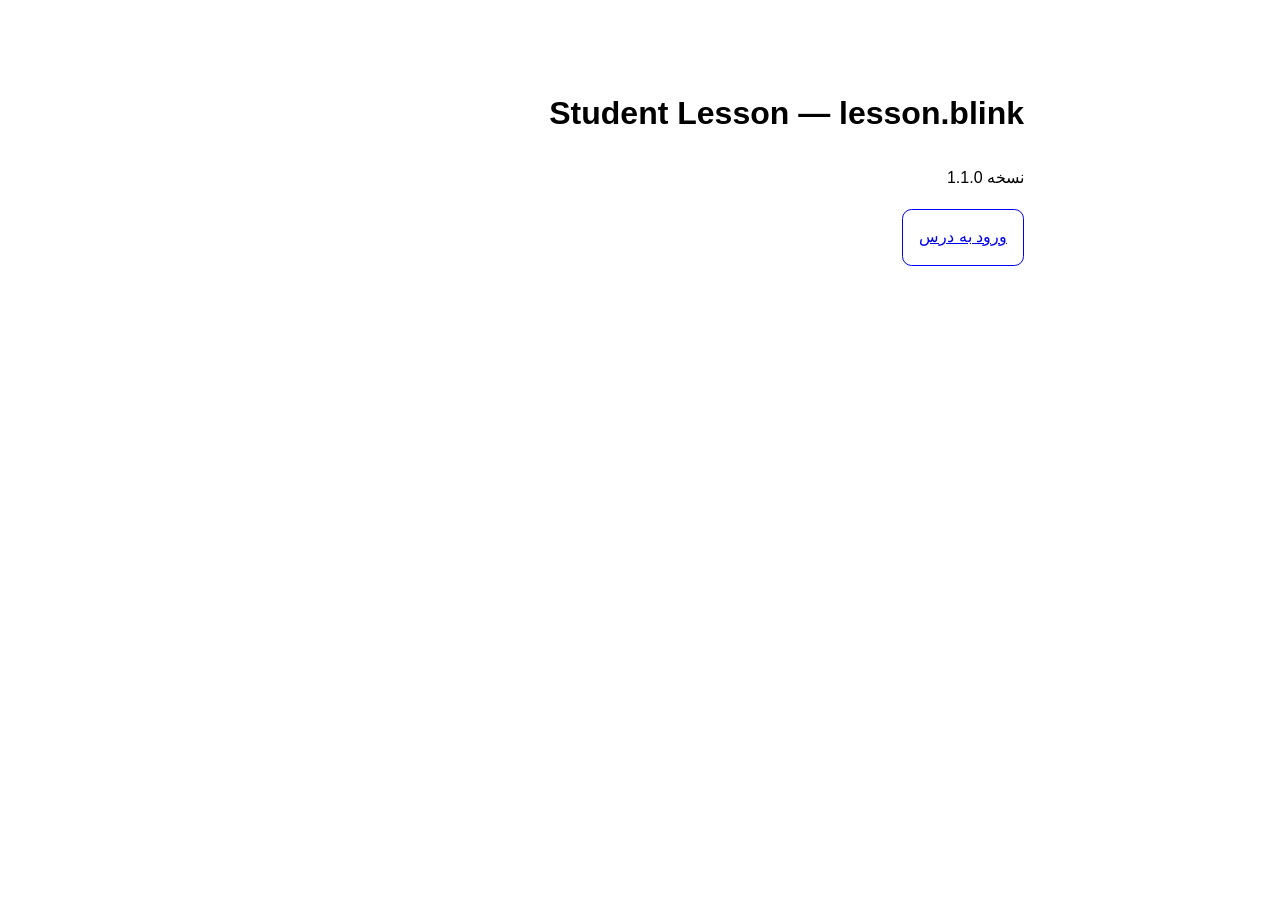
<file: index.html>
<!doctype html>
<html lang="fa" dir="rtl">
<head>
<meta charset="utf-8">
<meta name="viewport" content="width=device-width,initial-scale=1">
<meta name="theme-color" content="#273443">
<link rel="manifest" href="./manifest.webmanifest">
<title>Student Lesson — lesson.blink</title>
<style>body{font-family:sans-serif;max-width:48rem;margin:3rem auto;padding:1rem;line-height:1.8}a{display:inline-block;padding:.8rem 1rem;border:1px solid currentColor;border-radius:.6rem}</style>
</head>
<body>
<h1>Student Lesson — lesson.blink</h1>
<p>نسخه 1.1.0</p>
<a href="./lesson.blink--phase.preview.html">ورود به درس</a>
<script>
if ("serviceWorker" in navigator) {
  window.addEventListener("load", () => navigator.serviceWorker.register("./service-worker.js", {scope:"./"}));
}
</script>
</body>
</html>
</file>
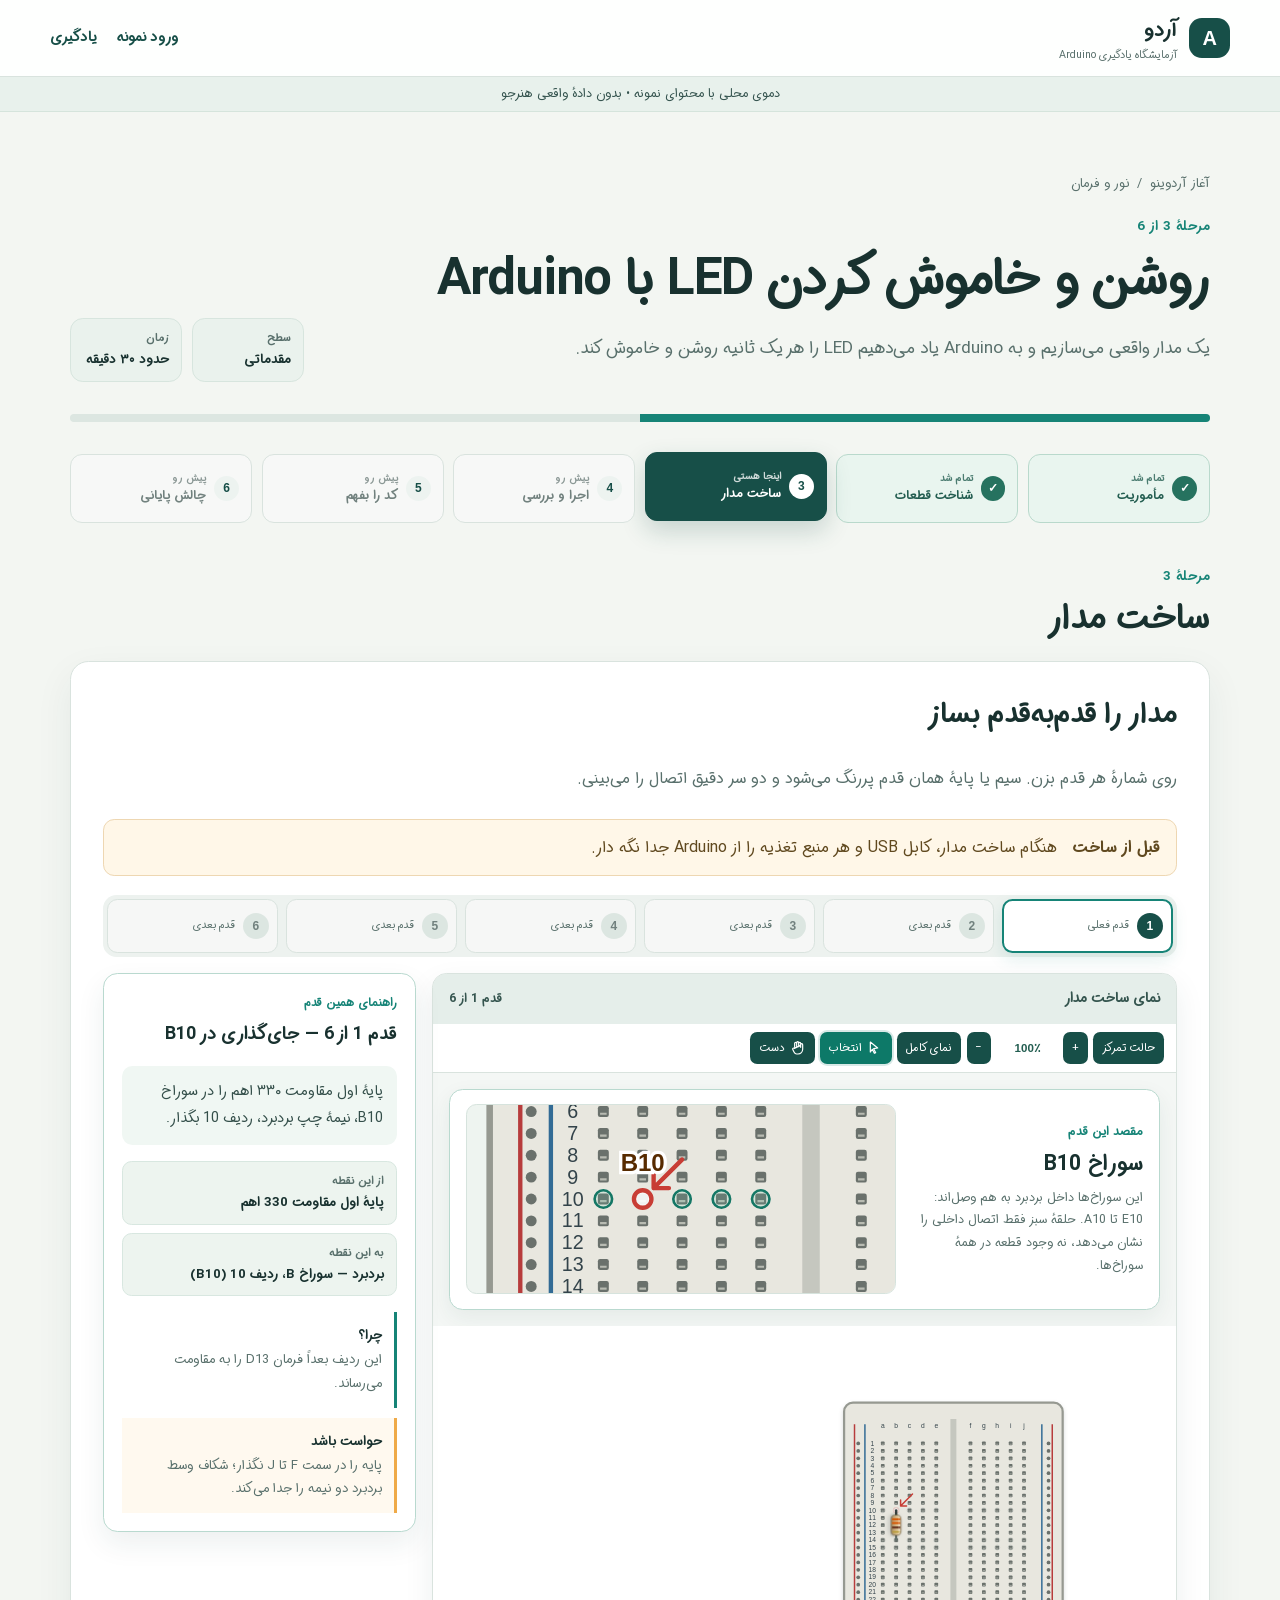
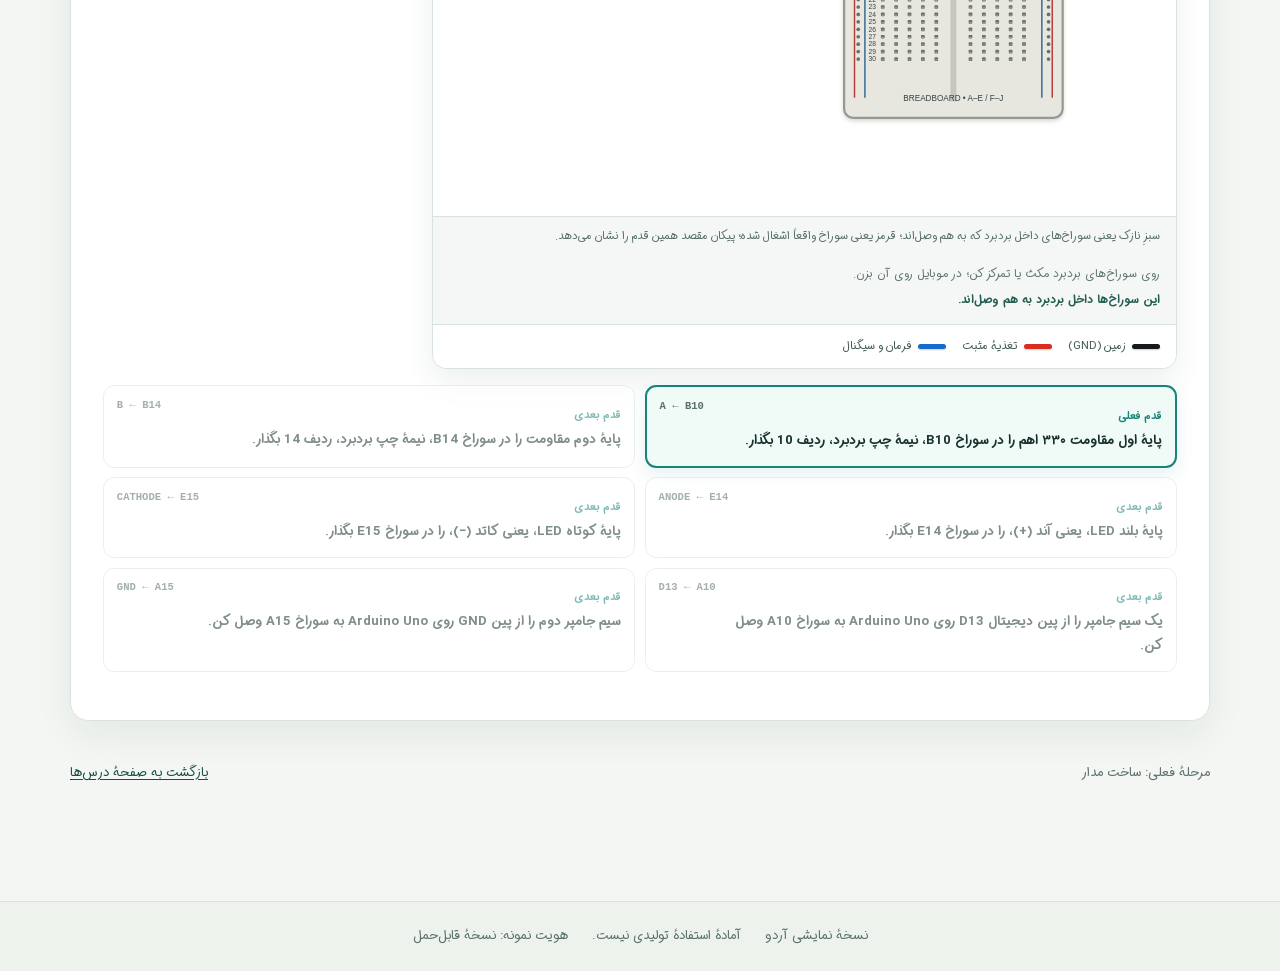
<file: lesson.blink--phase.build--step-1.html>
<!doctype html>
<html lang="fa" dir="rtl">
<head>
  <meta charset="utf-8">
  <meta name="viewport" content="width=device-width, initial-scale=1">
  <meta name="theme-color" content="#173f3a">
  <title>روشن و خاموش کردن LED با Arduino • آردو</title>
  <link rel="stylesheet" href="assets/foundation.css?v=component-terminal-inspector-v1">
  <script src="assets/copy-code.js" defer></script><script src="assets/circuit-interaction.js?v=component-terminal-inspector-v1" defer></script>
</head>
<body>
<a class="skip" href="#main">رفتن به محتوای اصلی</a>
<header class="site-header">
  <a class="brand" href="index.html" aria-label="آردو، صفحهٔ اصلی"><span class="brand-mark" aria-hidden="true">A</span><span>آردو<small>آزمایشگاه یادگیری Arduino</small></span></a>
  <nav aria-label="ناوبری اصلی"><a href="index.html">ورود نمونه</a>
  <a href="index.html">یادگیری</a>
  
  
  </nav>
</header>
<div class="fixture-notice">دموی محلی با محتوای نمونه • بدون دادهٔ واقعی هنرجو</div>
<main id="main" tabindex="-1">
<header class="lesson-head">
  <div class="breadcrumbs"><span>آغاز آردوینو</span><span aria-hidden="true">/</span><span>نور و فرمان</span></div>
  <div class="lesson-heading"><div><p class="eyebrow">مرحلهٔ 3 از 6</p><h1>روشن و خاموش کردن LED با Arduino</h1><p class="lead">یک مدار واقعی می‌سازیم و به Arduino یاد می‌دهیم LED را هر یک ثانیه روشن و خاموش کند.</p></div>
  <dl class="lesson-meta"><div><dt>سطح</dt><dd>مقدماتی</dd></div><div><dt>زمان</dt><dd>حدود ۳۰ دقیقه</dd></div></dl></div>
  <label class="sr-only" for="lesson-progress">پیشرفت مرحله‌های درس</label><progress id="lesson-progress" value="3" max="6">3 از 6</progress>
</header>
<nav class="phases" aria-label="مرحله‌های درس">
<a href="lesson.blink--phase.preview.html" class="state-complete"><span class="phase-number">✓</span><span><small>تمام شد</small>مأموریت</span></a><a href="lesson.blink--phase.explore.html" class="state-complete"><span class="phase-number">✓</span><span><small>تمام شد</small>شناخت قطعات</span></a><a href="lesson.blink--phase.build--step-1.html" class="state-current" aria-current="step"><span class="phase-number">3</span><span><small>اینجا هستی</small>ساخت مدار</span></a><a href="lesson.blink--phase.run.html" class="state-future"><span class="phase-number">4</span><span><small>پیش رو</small>اجرا و بررسی</span></a><a href="lesson.blink--phase.learn-to-code.html" class="state-future"><span class="phase-number">5</span><span><small>پیش رو</small>کد را بفهم</span></a><a href="lesson.blink--phase.mastery.html" class="state-future"><span class="phase-number">6</span><span><small>پیش رو</small>چالش پایانی</span></a>
</nav>
<section class="phase-shell" aria-labelledby="phase-title"><div class="phase-title"><p class="eyebrow">مرحلهٔ 3</p><h2 id="phase-title">ساخت مدار</h2></div>
<article class="lesson-block block-wiring" data-block-id="block.build" data-block-kind="wiring">
  <header class="block-head"><h3>مدار را قدم‌به‌قدم بساز</h3><p>روی شمارهٔ هر قدم بزن. سیم یا پایهٔ همان قدم پررنگ می‌شود و دو سر دقیق اتصال را می‌بینی.</p></header>
  
    <div class="safety-note"><strong>قبل از ساخت</strong><span>هنگام ساخت مدار، کابل USB و هر منبع تغذیه را از Arduino جدا نگه دار.</span></div>
    <nav class="build-nav" aria-label="قدم‌های ساخت"><a href="lesson.blink--phase.build--step-1.html#build-step" class="build-dot state-current" aria-current="step"><span>1</span><small>قدم فعلی</small></a><a href="lesson.blink--phase.build--step-2.html#build-step" class="build-dot state-future"><span>2</span><small>قدم بعدی</small></a><a href="lesson.blink--phase.build--step-3.html#build-step" class="build-dot state-future"><span>3</span><small>قدم بعدی</small></a><a href="lesson.blink--phase.build--step-4.html#build-step" class="build-dot state-future"><span>4</span><small>قدم بعدی</small></a><a href="lesson.blink--phase.build--step-5.html#build-step" class="build-dot state-future"><span>5</span><small>قدم بعدی</small></a><a href="lesson.blink--phase.build--step-6.html#build-step" class="build-dot state-future"><span>6</span><small>قدم بعدی</small></a></nav>
    <div class="build-layout" id="build-step">
      <section class="build-stage circuit-workspace" data-circuit-workspace aria-labelledby="circuit-title"><div class="stage-toolbar"><strong>نمای ساخت مدار</strong><span>قدم 1 از 6</span></div><div class="workspace-toolbar" role="toolbar" aria-label="ابزار نمای مدار"><button type="button" data-circuit-action="focus">حالت تمرکز</button><button type="button" data-circuit-action="zoom-in" aria-label="بزرگ‌نمایی">+</button><output data-circuit-zoom>100٪</output><button type="button" data-circuit-action="zoom-out" aria-label="کوچک‌نمایی">−</button><button type="button" data-circuit-action="fit">نمای کامل</button><button type="button" data-circuit-action="all-wires" data-all-wires aria-pressed="false" aria-label="نمایش همه سیم‌ها" title="نمایش همه سیم‌ها">نمایش همه سیم‌ها</button><button type="button" class="tool-icon" data-circuit-action="pointer" aria-label="انتخاب" title="انتخاب" aria-pressed="true"><svg viewBox="0 0 24 24" aria-hidden="true"><path d="m5 3 11 9-6 1 3 6-2 1-3-6-3 4z"/></svg><span>انتخاب</span></button><button type="button" class="tool-icon" data-circuit-action="pan" aria-label="دست / جابه‌جایی" title="دست / جابه‌جایی" aria-pressed="false"><svg viewBox="0 0 24 24" aria-hidden="true"><path d="M7 11V5a1.5 1.5 0 0 1 3 0v5m0-3V4a1.5 1.5 0 0 1 3 0v6m0-4V5a1.5 1.5 0 0 1 3 0v6m0-3V7a1.5 1.5 0 0 1 3 0v7c0 4-3 7-7 7h-2c-2 0-3-1-4-3l-2-4a1.5 1.5 0 0 1 2.5-1.5z"/></svg><span>دست</span></button><button type="button" data-circuit-action="exit" hidden>خروج</button></div><p class="focus-current-guidance" data-focus-current-guidance><strong>قدم 1:</strong> پایهٔ اول مقاومت ۳۳۰ اهم را در سوراخ B10، نیمهٔ چپ بردبرد، ردیف 10 بگذار.</p><div class="focus-step-control" data-focus-stepper><button type="button" class="focus-step-toggle" data-focus-step-toggle aria-expanded="false" aria-controls="focus-step-panel">قدم‌ها</button><nav id="focus-step-panel" class="focus-step-navigator" data-focus-step-panel aria-hidden="true" aria-label="حرکت بین قدم‌های ساخت در حالت تمرکز"><p>قدم‌های ساخت</p><ol><li><button type="button" data-focus-step="1" data-step-url="lesson.blink--phase.build--step-1.html#build-step" aria-current="step"><bdi dir="ltr">1</bdi><span>قدم فعلی</span></button></li><li><button type="button" data-focus-step="2" data-step-url="lesson.blink--phase.build--step-2.html#build-step"><bdi dir="ltr">2</bdi><span>قدم بعدی</span></button></li><li><button type="button" data-focus-step="3" data-step-url="lesson.blink--phase.build--step-3.html#build-step"><bdi dir="ltr">3</bdi><span>قدم بعدی</span></button></li><li><button type="button" data-focus-step="4" data-step-url="lesson.blink--phase.build--step-4.html#build-step"><bdi dir="ltr">4</bdi><span>قدم بعدی</span></button></li><li><button type="button" data-focus-step="5" data-step-url="lesson.blink--phase.build--step-5.html#build-step"><bdi dir="ltr">5</bdi><span>قدم بعدی</span></button></li><li><button type="button" data-focus-step="6" data-step-url="lesson.blink--phase.build--step-6.html#build-step"><bdi dir="ltr">6</bdi><span>قدم بعدی</span></button></li></ol></nav></div>
      <section class="breadboard-focus" aria-labelledby="focus-title">
        <div><p class="focus-kicker">مقصد این قدم</p><h4 id="focus-title">سوراخ <bdi dir="ltr">B10</bdi></h4><p>این سوراخ‌ها داخل بردبرد به هم وصل‌اند: <bdi dir="ltr">A10 تا E10</bdi>. حلقهٔ سبز فقط اتصال داخلی را نشان می‌دهد، نه وجود قطعه در همهٔ سوراخ‌ها.</p></div>
        <svg viewBox="548 205 185 86" role="img" aria-label="نمای بزرگ‌شدهٔ سوراخ B10 و سوراخ‌های هم‌ردیف" direction="ltr">
          <image href="assets/parts/breadboard.svg" x="550" y="100" width="300" height="430" />
          <circle class="focus-hole" cx="605" cy="248" r="4" data-connected-hole="bb:a10" data-occupied="false" /><circle class="focus-hole is-target is-occupied" cx="623" cy="248" r="4" data-connected-hole="bb:b10" data-occupied="true" /><circle class="focus-hole" cx="641" cy="248" r="4" data-connected-hole="bb:c10" data-occupied="false" /><circle class="focus-hole" cx="659" cy="248" r="4" data-connected-hole="bb:d10" data-occupied="false" /><circle class="focus-hole" cx="677" cy="248" r="4" data-connected-hole="bb:e10" data-occupied="false" /><path class="target-arrow" d="M 641 230 L 628 243 M 628 243 l 0 -7 M 628 243 l 7 0" />
          <text class="focus-label" x="623" y="235" text-anchor="middle">B10</text>
        </svg>
      </section>
      <figure><div class="circuit-viewport" data-circuit-viewport tabindex="0"><div class="circuit-frame"><svg class="circuit" viewBox="0 0 1000 660" role="img" aria-labelledby="circuit-title circuit-desc" direction="ltr"><g class="circuit-scene" data-circuit-scene>
        <title id="circuit-title">روشن و خاموش کردن LED با Arduino</title><desc id="circuit-desc">مدار را قدم‌به‌قدم بساز — روی شمارهٔ هر قدم بزن. سیم یا پایهٔ همان قدم پررنگ می‌شود و دو سر دقیق اتصال را می‌بینی.</desc>
        <image class="circuit-surface" href="assets/parts/breadboard.svg" width="300" height="430" transform="translate(550 100) rotate(0)" data-component-id="bb" data-component-inspect data-component-label="بردبرد" tabindex="0" role="button" aria-label="بردبرد" />
        <g class="breadboard-topology"><circle class="board-hole" cx="605" cy="248" r="3.4" tabindex="0" role="button" aria-pressed="false" data-hole-id="bb:a10" data-internal-group-id="bb-group-1" data-connectivity-label="بردبرد — سوراخ A، ردیف 10" data-connectivity-members="A10، B10، C10، D10، E10" aria-label="بردبرد — سوراخ A، ردیف 10؛ نمایش اتصال داخلی" /><circle class="board-hole is-occupied is-target" cx="623" cy="248" r="3.4" tabindex="0" role="button" aria-pressed="false" data-hole-id="bb:b10" data-internal-group-id="bb-group-1" data-connectivity-label="بردبرد — سوراخ B، ردیف 10" data-connectivity-members="A10، B10، C10، D10، E10" aria-label="بردبرد — سوراخ B، ردیف 10؛ نمایش اتصال داخلی" /><circle class="board-hole" cx="641" cy="248" r="3.4" tabindex="0" role="button" aria-pressed="false" data-hole-id="bb:c10" data-internal-group-id="bb-group-1" data-connectivity-label="بردبرد — سوراخ C، ردیف 10" data-connectivity-members="A10، B10، C10، D10، E10" aria-label="بردبرد — سوراخ C، ردیف 10؛ نمایش اتصال داخلی" /><circle class="board-hole" cx="659" cy="248" r="3.4" tabindex="0" role="button" aria-pressed="false" data-hole-id="bb:d10" data-internal-group-id="bb-group-1" data-connectivity-label="بردبرد — سوراخ D، ردیف 10" data-connectivity-members="A10، B10، C10، D10، E10" aria-label="بردبرد — سوراخ D، ردیف 10؛ نمایش اتصال داخلی" /><circle class="board-hole" cx="677" cy="248" r="3.4" tabindex="0" role="button" aria-pressed="false" data-hole-id="bb:e10" data-internal-group-id="bb-group-1" data-connectivity-label="بردبرد — سوراخ E، ردیف 10" data-connectivity-members="A10، B10، C10، D10، E10" aria-label="بردبرد — سوراخ E، ردیف 10؛ نمایش اتصال داخلی" /><circle class="board-hole" cx="605" cy="288" r="3.4" tabindex="0" role="button" aria-pressed="false" data-hole-id="bb:a14" data-internal-group-id="bb-group-2" data-connectivity-label="بردبرد — سوراخ A، ردیف 14" data-connectivity-members="A14، B14، C14، D14، E14" aria-label="بردبرد — سوراخ A، ردیف 14؛ نمایش اتصال داخلی" /><circle class="board-hole" cx="623" cy="288" r="3.4" tabindex="0" role="button" aria-pressed="false" data-hole-id="bb:b14" data-internal-group-id="bb-group-2" data-connectivity-label="بردبرد — سوراخ B، ردیف 14" data-connectivity-members="A14، B14، C14، D14، E14" aria-label="بردبرد — سوراخ B، ردیف 14؛ نمایش اتصال داخلی" /><circle class="board-hole" cx="641" cy="288" r="3.4" tabindex="0" role="button" aria-pressed="false" data-hole-id="bb:c14" data-internal-group-id="bb-group-2" data-connectivity-label="بردبرد — سوراخ C، ردیف 14" data-connectivity-members="A14، B14، C14، D14، E14" aria-label="بردبرد — سوراخ C، ردیف 14؛ نمایش اتصال داخلی" /><circle class="board-hole" cx="659" cy="288" r="3.4" tabindex="0" role="button" aria-pressed="false" data-hole-id="bb:d14" data-internal-group-id="bb-group-2" data-connectivity-label="بردبرد — سوراخ D، ردیف 14" data-connectivity-members="A14، B14، C14، D14، E14" aria-label="بردبرد — سوراخ D، ردیف 14؛ نمایش اتصال داخلی" /><circle class="board-hole" cx="677" cy="288" r="3.4" tabindex="0" role="button" aria-pressed="false" data-hole-id="bb:e14" data-internal-group-id="bb-group-2" data-connectivity-label="بردبرد — سوراخ E، ردیف 14" data-connectivity-members="A14، B14، C14، D14، E14" aria-label="بردبرد — سوراخ E، ردیف 14؛ نمایش اتصال داخلی" /><circle class="board-hole" cx="605" cy="298" r="3.4" tabindex="0" role="button" aria-pressed="false" data-hole-id="bb:a15" data-internal-group-id="bb-group-3" data-connectivity-label="بردبرد — سوراخ A، ردیف 15" data-connectivity-members="A15، B15، C15، D15، E15" aria-label="بردبرد — سوراخ A، ردیف 15؛ نمایش اتصال داخلی" /><circle class="board-hole" cx="623" cy="298" r="3.4" tabindex="0" role="button" aria-pressed="false" data-hole-id="bb:b15" data-internal-group-id="bb-group-3" data-connectivity-label="بردبرد — سوراخ B، ردیف 15" data-connectivity-members="A15، B15، C15، D15، E15" aria-label="بردبرد — سوراخ B، ردیف 15؛ نمایش اتصال داخلی" /><circle class="board-hole" cx="641" cy="298" r="3.4" tabindex="0" role="button" aria-pressed="false" data-hole-id="bb:c15" data-internal-group-id="bb-group-3" data-connectivity-label="بردبرد — سوراخ C، ردیف 15" data-connectivity-members="A15، B15، C15، D15، E15" aria-label="بردبرد — سوراخ C، ردیف 15؛ نمایش اتصال داخلی" /><circle class="board-hole" cx="659" cy="298" r="3.4" tabindex="0" role="button" aria-pressed="false" data-hole-id="bb:d15" data-internal-group-id="bb-group-3" data-connectivity-label="بردبرد — سوراخ D، ردیف 15" data-connectivity-members="A15، B15، C15، D15، E15" aria-label="بردبرد — سوراخ D، ردیف 15؛ نمایش اتصال داخلی" /><circle class="board-hole" cx="677" cy="298" r="3.4" tabindex="0" role="button" aria-pressed="false" data-hole-id="bb:e15" data-internal-group-id="bb-group-3" data-connectivity-label="بردبرد — سوراخ E، ردیف 15" data-connectivity-members="A15، B15، C15، D15، E15" aria-label="بردبرد — سوراخ E، ردیف 15؛ نمایش اتصال داخلی" /><circle class="board-hole" cx="723" cy="248" r="3.4" tabindex="0" role="button" aria-pressed="false" data-hole-id="bb:f10" data-internal-group-id="bb-group-4" data-connectivity-label="بردبرد — سوراخ F، ردیف 10" data-connectivity-members="F10، G10، H10، I10، J10" aria-label="بردبرد — سوراخ F، ردیف 10؛ نمایش اتصال داخلی" /><circle class="board-hole" cx="741" cy="248" r="3.4" tabindex="0" role="button" aria-pressed="false" data-hole-id="bb:g10" data-internal-group-id="bb-group-4" data-connectivity-label="بردبرد — سوراخ G، ردیف 10" data-connectivity-members="F10، G10، H10، I10، J10" aria-label="بردبرد — سوراخ G، ردیف 10؛ نمایش اتصال داخلی" /><circle class="board-hole" cx="759" cy="248" r="3.4" tabindex="0" role="button" aria-pressed="false" data-hole-id="bb:h10" data-internal-group-id="bb-group-4" data-connectivity-label="بردبرد — سوراخ H، ردیف 10" data-connectivity-members="F10، G10، H10، I10، J10" aria-label="بردبرد — سوراخ H، ردیف 10؛ نمایش اتصال داخلی" /><circle class="board-hole" cx="777" cy="248" r="3.4" tabindex="0" role="button" aria-pressed="false" data-hole-id="bb:i10" data-internal-group-id="bb-group-4" data-connectivity-label="بردبرد — سوراخ I، ردیف 10" data-connectivity-members="F10، G10، H10، I10، J10" aria-label="بردبرد — سوراخ I، ردیف 10؛ نمایش اتصال داخلی" /><circle class="board-hole" cx="795" cy="248" r="3.4" tabindex="0" role="button" aria-pressed="false" data-hole-id="bb:j10" data-internal-group-id="bb-group-4" data-connectivity-label="بردبرد — سوراخ J، ردیف 10" data-connectivity-members="F10، G10، H10، I10، J10" aria-label="بردبرد — سوراخ J، ردیف 10؛ نمایش اتصال داخلی" /><circle class="board-hole" cx="723" cy="288" r="3.4" tabindex="0" role="button" aria-pressed="false" data-hole-id="bb:f14" data-internal-group-id="bb-group-5" data-connectivity-label="بردبرد — سوراخ F، ردیف 14" data-connectivity-members="F14، G14، H14، I14، J14" aria-label="بردبرد — سوراخ F، ردیف 14؛ نمایش اتصال داخلی" /><circle class="board-hole" cx="741" cy="288" r="3.4" tabindex="0" role="button" aria-pressed="false" data-hole-id="bb:g14" data-internal-group-id="bb-group-5" data-connectivity-label="بردبرد — سوراخ G، ردیف 14" data-connectivity-members="F14، G14، H14، I14، J14" aria-label="بردبرد — سوراخ G، ردیف 14؛ نمایش اتصال داخلی" /><circle class="board-hole" cx="759" cy="288" r="3.4" tabindex="0" role="button" aria-pressed="false" data-hole-id="bb:h14" data-internal-group-id="bb-group-5" data-connectivity-label="بردبرد — سوراخ H، ردیف 14" data-connectivity-members="F14، G14، H14، I14، J14" aria-label="بردبرد — سوراخ H، ردیف 14؛ نمایش اتصال داخلی" /><circle class="board-hole" cx="777" cy="288" r="3.4" tabindex="0" role="button" aria-pressed="false" data-hole-id="bb:i14" data-internal-group-id="bb-group-5" data-connectivity-label="بردبرد — سوراخ I، ردیف 14" data-connectivity-members="F14، G14، H14، I14، J14" aria-label="بردبرد — سوراخ I، ردیف 14؛ نمایش اتصال داخلی" /><circle class="board-hole" cx="795" cy="288" r="3.4" tabindex="0" role="button" aria-pressed="false" data-hole-id="bb:j14" data-internal-group-id="bb-group-5" data-connectivity-label="بردبرد — سوراخ J، ردیف 14" data-connectivity-members="F14، G14، H14، I14، J14" aria-label="بردبرد — سوراخ J، ردیف 14؛ نمایش اتصال داخلی" /><circle class="board-hole" cx="723" cy="298" r="3.4" tabindex="0" role="button" aria-pressed="false" data-hole-id="bb:f15" data-internal-group-id="bb-group-6" data-connectivity-label="بردبرد — سوراخ F، ردیف 15" data-connectivity-members="F15، G15، H15، I15، J15" aria-label="بردبرد — سوراخ F، ردیف 15؛ نمایش اتصال داخلی" /><circle class="board-hole" cx="741" cy="298" r="3.4" tabindex="0" role="button" aria-pressed="false" data-hole-id="bb:g15" data-internal-group-id="bb-group-6" data-connectivity-label="بردبرد — سوراخ G، ردیف 15" data-connectivity-members="F15، G15، H15، I15، J15" aria-label="بردبرد — سوراخ G، ردیف 15؛ نمایش اتصال داخلی" /><circle class="board-hole" cx="759" cy="298" r="3.4" tabindex="0" role="button" aria-pressed="false" data-hole-id="bb:h15" data-internal-group-id="bb-group-6" data-connectivity-label="بردبرد — سوراخ H، ردیف 15" data-connectivity-members="F15، G15، H15، I15، J15" aria-label="بردبرد — سوراخ H، ردیف 15؛ نمایش اتصال داخلی" /><circle class="board-hole" cx="777" cy="298" r="3.4" tabindex="0" role="button" aria-pressed="false" data-hole-id="bb:i15" data-internal-group-id="bb-group-6" data-connectivity-label="بردبرد — سوراخ I، ردیف 15" data-connectivity-members="F15، G15، H15، I15، J15" aria-label="بردبرد — سوراخ I، ردیف 15؛ نمایش اتصال داخلی" /><circle class="board-hole" cx="795" cy="298" r="3.4" tabindex="0" role="button" aria-pressed="false" data-hole-id="bb:j15" data-internal-group-id="bb-group-6" data-connectivity-label="بردبرد — سوراخ J، ردیف 15" data-connectivity-members="F15، G15، H15، I15، J15" aria-label="بردبرد — سوراخ J، ردیف 15؛ نمایش اتصال داخلی" /></g>
        <g class="projection-coordinate" data-projection-edge="wire.signal" data-start="205,261" data-end="605,248" aria-hidden="true"></g><g class="projection-coordinate" data-projection-edge="insert.resistor-a" data-start="623,248" data-end="623,248" aria-hidden="true"></g><line class="component-lead state-current" x1="623.0" y1="259.0" x2="623" y2="248" data-body-exit-x="623.0" data-body-exit-y="259.0" data-endpoint-hole-id="bb:b10" data-wire-inspect data-edge-id="insert.resistor-a" data-lead-id="insert.resistor-a" data-component-id="resistor" data-component-label="مقاومت 330 اهم" data-terminal-id="resistor:a" data-connector-id="a" data-electrical-role="passive" data-related-component-ids="bb resistor uno" data-related-terminal-ids="bb:a10 bb:b10 resistor:a uno:d13" data-related-lead-ids="insert.resistor-a" data-related-hole-ids="bb:a10 bb:b10 bb:c10 bb:d10 bb:e10" data-inspection="این سیم از پایهٔ اول مقاومت 330 اهم به بردبرد — سوراخ B، ردیف 10 (B10) وصل شده است." data-terminal-inspect data-terminal-label="پایهٔ اول مقاومت 330 اهم" tabindex="0" role="button" aria-label="پایهٔ اول مقاومت 330 اهم" /><g class="projection-coordinate" data-projection-edge="insert.resistor-b" data-start="623,288" data-end="623,288" aria-hidden="true"></g><line class="component-lead state-future" x1="623.0" y1="277.0" x2="623" y2="288" data-body-exit-x="623.0" data-body-exit-y="277.0" data-endpoint-hole-id="bb:b14" data-wire-inspect data-edge-id="insert.resistor-b" data-lead-id="insert.resistor-b" data-component-id="resistor" data-component-label="مقاومت 330 اهم" data-terminal-id="resistor:b" data-connector-id="b" data-electrical-role="passive" data-related-component-ids="bb led resistor" data-related-terminal-ids="bb:b14 bb:e14 led:anode resistor:b" data-related-lead-ids="insert.led-a insert.resistor-b" data-related-hole-ids="bb:a14 bb:b14 bb:c14 bb:d14 bb:e14" data-inspection="این سیم از پایهٔ دوم مقاومت 330 اهم وارد بردبرد — سوراخ B، ردیف 14 (B14) می‌شود و به LED قرمز، پایه مثبت LED (آند) می‌رسد." data-terminal-inspect data-terminal-label="پایهٔ دوم مقاومت 330 اهم" tabindex="0" role="button" aria-label="پایهٔ دوم مقاومت 330 اهم" /><g class="projection-coordinate" data-projection-edge="insert.led-a" data-start="677,288" data-end="677,288" aria-hidden="true"></g><g class="projection-coordinate" data-projection-edge="insert.led-k" data-start="677,298" data-end="677,298" aria-hidden="true"></g><g class="projection-coordinate" data-projection-edge="wire.ground" data-start="242,519" data-end="605,298" aria-hidden="true"></g>
        <image class="circuit-component" href="assets/parts/resistor.svg" width="40" height="30" transform="translate(638 248) rotate(90)" data-component-id="resistor" data-component-inspect data-component-label="مقاومت 330 اهم" tabindex="0" role="button" aria-label="مقاومت 330 اهم" />
        <circle class="component-terminal-target" cx="623" cy="288" r="9" data-terminal-inspect data-component-id="resistor" data-component-label="مقاومت 330 اهم" data-terminal-id="resistor:b" data-connector-id="b" data-terminal-label="پایهٔ دوم مقاومت 330 اهم" data-electrical-role="passive" tabindex="0" role="button" aria-label="پایهٔ دوم مقاومت 330 اهم" />
        <path class="target-arrow" d="M 645 226 L 629 242 M 629 242 l 0 -8 M 629 242 l 8 0" /></g></svg></div></div><figcaption>سبزِ نازک یعنی سوراخ‌های داخل بردبرد که به هم وصل‌اند؛ قرمز یعنی سوراخ واقعاً اشغال شده؛ پیکان مقصد همین قدم را نشان می‌دهد.</figcaption></figure>
      <p class="connectivity-help">روی سوراخ‌های بردبرد مکث یا تمرکز کن؛ در موبایل روی آن بزن. <span id="connectivity-status" role="status" aria-live="polite">این سوراخ‌ها داخل بردبرد به هم وصل‌اند.</span></p>
      <div class="workspace-inspection-layer" data-workspace-inspection-layer hidden><p class="wire-inspection" data-wire-inspection role="status" aria-live="polite" hidden></p></div>
      <div class="wire-legend" aria-label="راهنمای رنگ سیم‌ها"><span><i class="ground"></i>زمین (GND)</span><span><i class="positive"></i>تغذیهٔ مثبت</span><span><i class="signal"></i>فرمان و سیگنال</span></div></section>
      <aside class="current-step"><p class="step-state">راهنمای همین قدم</p><h3>قدم 1 از 6 — جای‌گذاری در B10</h3><p class="current-action">پایهٔ اول مقاومت ۳۳۰ اهم را در سوراخ B10، نیمهٔ چپ بردبرد، ردیف 10 بگذار.</p>
        <dl class="endpoint-pair"><div><dt>از این نقطه</dt><dd>پایهٔ اول مقاومت 330 اهم</dd></div><div><dt>به این نقطه</dt><dd>بردبرد — سوراخ B، ردیف 10 (B10)</dd></div></dl>
        <div class="why"><strong>چرا؟</strong><p>این ردیف بعداً فرمان D13 را به مقاومت می‌رساند.</p></div><div class="mistake"><strong>حواست باشد</strong><p>پایه را در سمت F تا J نگذار؛ شکاف وسط بردبرد دو نیمه را جدا می‌کند.</p></div>
      </aside>
    </div>
    <ol class="build-list"><li class="state-current" data-build-edge="insert.resistor-a"><div><span>قدم فعلی</span><h4>پایهٔ اول مقاومت ۳۳۰ اهم را در سوراخ B10، نیمهٔ چپ بردبرد، ردیف 10 بگذار.</h4></div><p><bdi dir="ltr">A</bdi> ← <bdi dir="ltr">B10</bdi></p></li><li class="state-future" data-build-edge="insert.resistor-b"><div><span>قدم بعدی</span><h4>پایهٔ دوم مقاومت را در سوراخ B14، نیمهٔ چپ بردبرد، ردیف 14 بگذار.</h4></div><p><bdi dir="ltr">B</bdi> ← <bdi dir="ltr">B14</bdi></p></li><li class="state-future" data-build-edge="insert.led-a"><div><span>قدم بعدی</span><h4>پایهٔ بلند LED، یعنی آند (+)، را در سوراخ E14 بگذار.</h4></div><p><bdi dir="ltr">ANODE</bdi> ← <bdi dir="ltr">E14</bdi></p></li><li class="state-future" data-build-edge="insert.led-k"><div><span>قدم بعدی</span><h4>پایهٔ کوتاه LED، یعنی کاتد (−)، را در سوراخ E15 بگذار.</h4></div><p><bdi dir="ltr">CATHODE</bdi> ← <bdi dir="ltr">E15</bdi></p></li><li class="state-future" data-build-edge="wire.signal"><div><span>قدم بعدی</span><h4>یک سیم جامپر را از پین دیجیتال D13 روی Arduino Uno به سوراخ A10 وصل کن.</h4></div><p><bdi dir="ltr">D13</bdi> ← <bdi dir="ltr">A10</bdi></p></li><li class="state-future" data-build-edge="wire.ground"><div><span>قدم بعدی</span><h4>سیم جامپر دوم را از پین GND روی Arduino Uno به سوراخ A15 وصل کن.</h4></div><p><bdi dir="ltr">GND</bdi> ← <bdi dir="ltr">A15</bdi></p></li></ol>
    
  
</article>
</section>
<nav class="lesson-footer-nav" aria-label="حرکت بین مرحله‌ها"><span>مرحلهٔ فعلی: ساخت مدار</span><a href="index.html">بازگشت به صفحهٔ درس‌ها</a></nav>
</main>
<footer><span>نسخهٔ نمایشی آردو</span><span>آمادهٔ استفادهٔ تولیدی نیست.</span><span>هویت نمونه: نسخهٔ قابل‌حمل</span></footer>
</body></html>
</file>
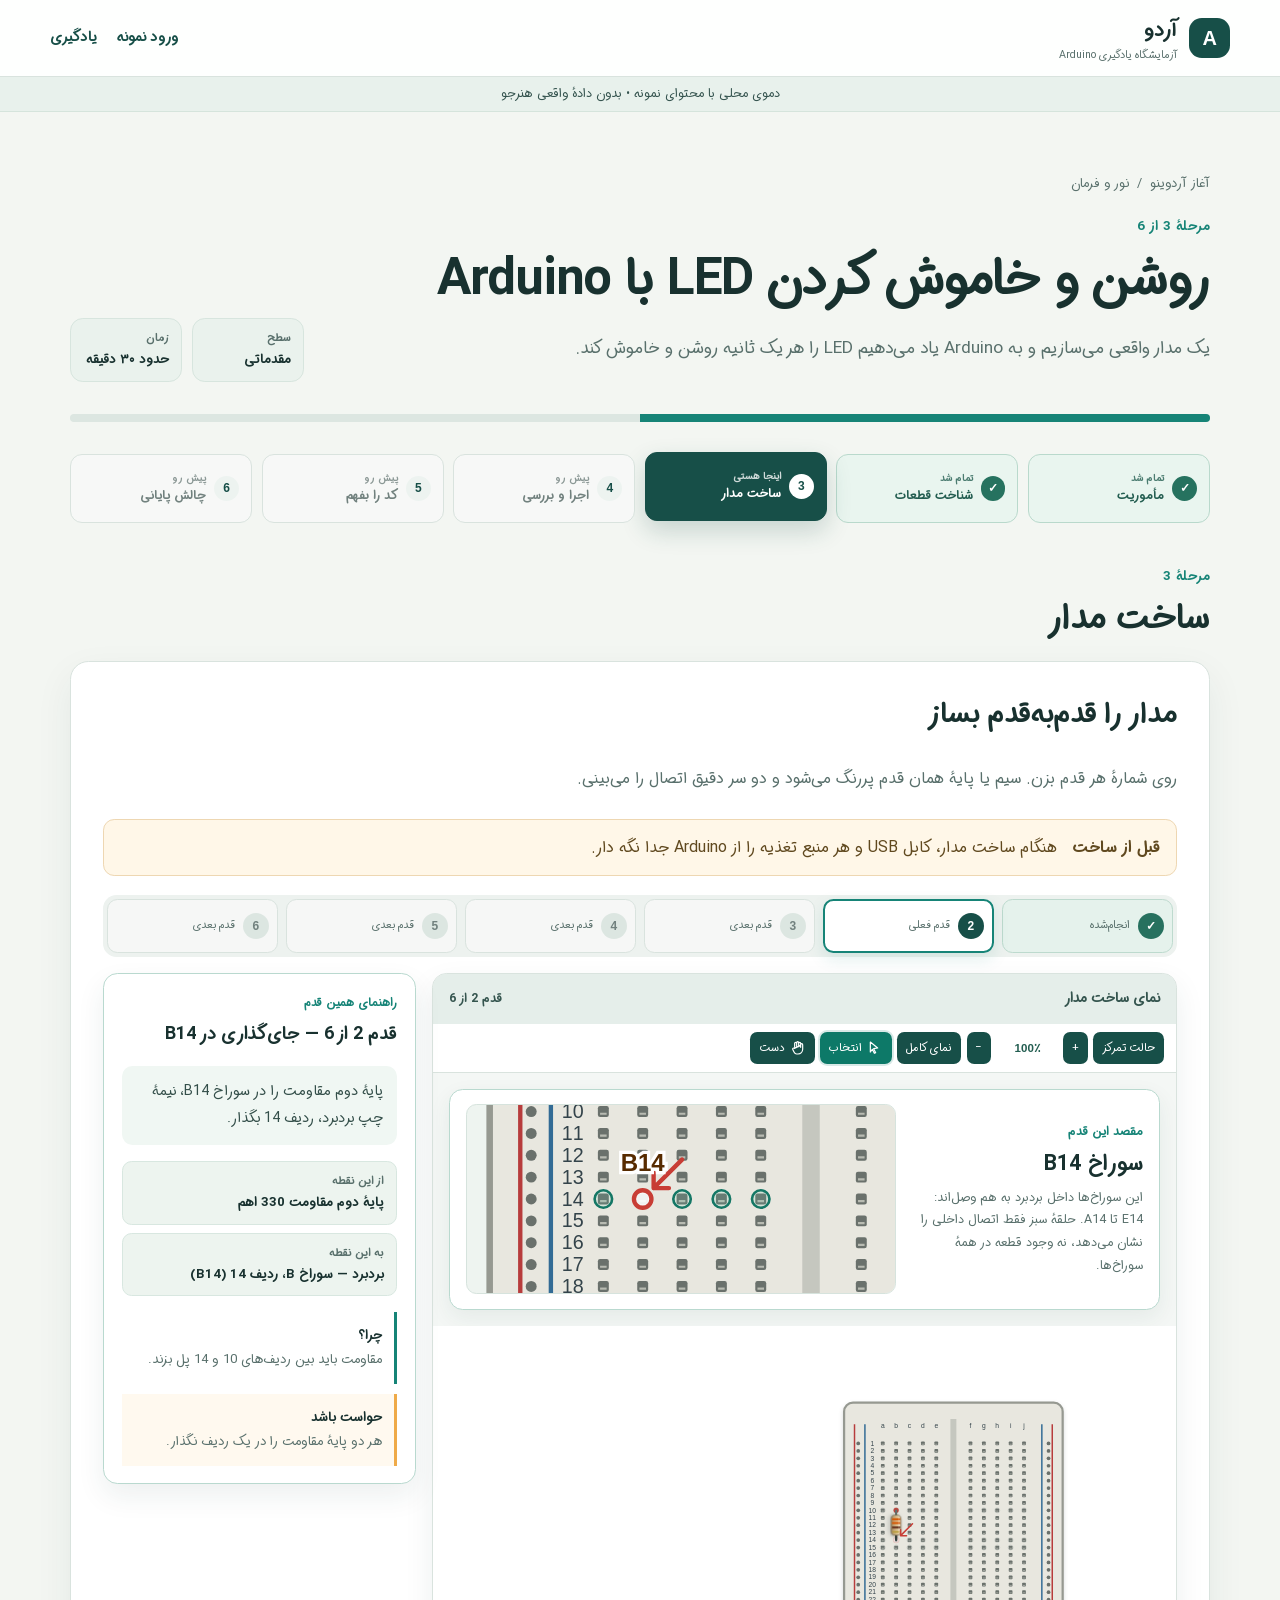
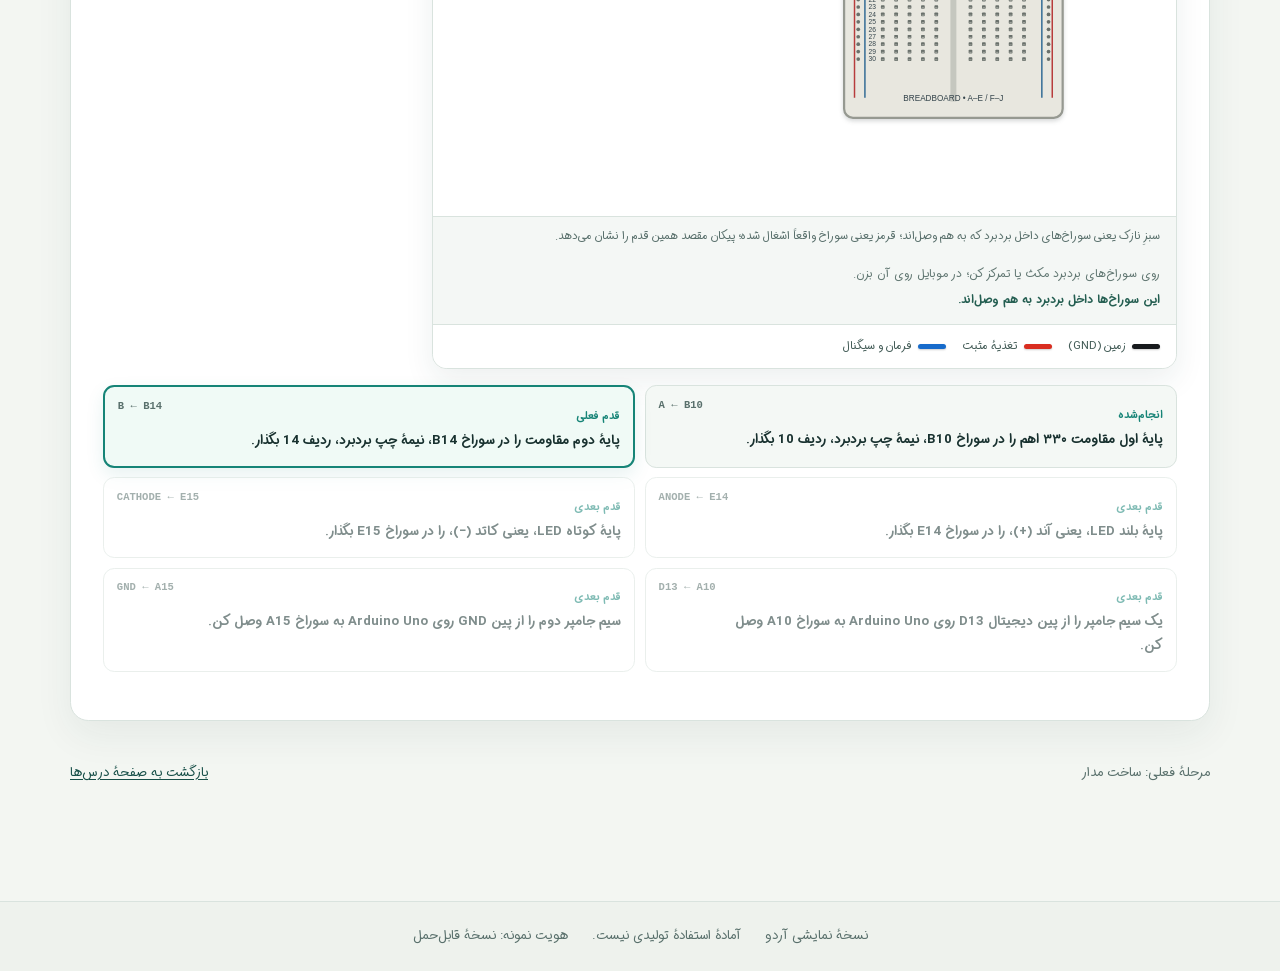
<file: lesson.blink--phase.build--step-2.html>
<!doctype html>
<html lang="fa" dir="rtl">
<head>
  <meta charset="utf-8">
  <meta name="viewport" content="width=device-width, initial-scale=1">
  <meta name="theme-color" content="#173f3a">
  <title>روشن و خاموش کردن LED با Arduino • آردو</title>
  <link rel="stylesheet" href="assets/foundation.css?v=component-terminal-inspector-v1">
  <script src="assets/copy-code.js" defer></script><script src="assets/circuit-interaction.js?v=component-terminal-inspector-v1" defer></script>
</head>
<body>
<a class="skip" href="#main">رفتن به محتوای اصلی</a>
<header class="site-header">
  <a class="brand" href="index.html" aria-label="آردو، صفحهٔ اصلی"><span class="brand-mark" aria-hidden="true">A</span><span>آردو<small>آزمایشگاه یادگیری Arduino</small></span></a>
  <nav aria-label="ناوبری اصلی"><a href="index.html">ورود نمونه</a>
  <a href="index.html">یادگیری</a>
  
  
  </nav>
</header>
<div class="fixture-notice">دموی محلی با محتوای نمونه • بدون دادهٔ واقعی هنرجو</div>
<main id="main" tabindex="-1">
<header class="lesson-head">
  <div class="breadcrumbs"><span>آغاز آردوینو</span><span aria-hidden="true">/</span><span>نور و فرمان</span></div>
  <div class="lesson-heading"><div><p class="eyebrow">مرحلهٔ 3 از 6</p><h1>روشن و خاموش کردن LED با Arduino</h1><p class="lead">یک مدار واقعی می‌سازیم و به Arduino یاد می‌دهیم LED را هر یک ثانیه روشن و خاموش کند.</p></div>
  <dl class="lesson-meta"><div><dt>سطح</dt><dd>مقدماتی</dd></div><div><dt>زمان</dt><dd>حدود ۳۰ دقیقه</dd></div></dl></div>
  <label class="sr-only" for="lesson-progress">پیشرفت مرحله‌های درس</label><progress id="lesson-progress" value="3" max="6">3 از 6</progress>
</header>
<nav class="phases" aria-label="مرحله‌های درس">
<a href="lesson.blink--phase.preview.html" class="state-complete"><span class="phase-number">✓</span><span><small>تمام شد</small>مأموریت</span></a><a href="lesson.blink--phase.explore.html" class="state-complete"><span class="phase-number">✓</span><span><small>تمام شد</small>شناخت قطعات</span></a><a href="lesson.blink--phase.build--step-1.html" class="state-current" aria-current="step"><span class="phase-number">3</span><span><small>اینجا هستی</small>ساخت مدار</span></a><a href="lesson.blink--phase.run.html" class="state-future"><span class="phase-number">4</span><span><small>پیش رو</small>اجرا و بررسی</span></a><a href="lesson.blink--phase.learn-to-code.html" class="state-future"><span class="phase-number">5</span><span><small>پیش رو</small>کد را بفهم</span></a><a href="lesson.blink--phase.mastery.html" class="state-future"><span class="phase-number">6</span><span><small>پیش رو</small>چالش پایانی</span></a>
</nav>
<section class="phase-shell" aria-labelledby="phase-title"><div class="phase-title"><p class="eyebrow">مرحلهٔ 3</p><h2 id="phase-title">ساخت مدار</h2></div>
<article class="lesson-block block-wiring" data-block-id="block.build" data-block-kind="wiring">
  <header class="block-head"><h3>مدار را قدم‌به‌قدم بساز</h3><p>روی شمارهٔ هر قدم بزن. سیم یا پایهٔ همان قدم پررنگ می‌شود و دو سر دقیق اتصال را می‌بینی.</p></header>
  
    <div class="safety-note"><strong>قبل از ساخت</strong><span>هنگام ساخت مدار، کابل USB و هر منبع تغذیه را از Arduino جدا نگه دار.</span></div>
    <nav class="build-nav" aria-label="قدم‌های ساخت"><a href="lesson.blink--phase.build--step-1.html#build-step" class="build-dot state-complete"><span>✓</span><small>انجام‌شده</small></a><a href="lesson.blink--phase.build--step-2.html#build-step" class="build-dot state-current" aria-current="step"><span>2</span><small>قدم فعلی</small></a><a href="lesson.blink--phase.build--step-3.html#build-step" class="build-dot state-future"><span>3</span><small>قدم بعدی</small></a><a href="lesson.blink--phase.build--step-4.html#build-step" class="build-dot state-future"><span>4</span><small>قدم بعدی</small></a><a href="lesson.blink--phase.build--step-5.html#build-step" class="build-dot state-future"><span>5</span><small>قدم بعدی</small></a><a href="lesson.blink--phase.build--step-6.html#build-step" class="build-dot state-future"><span>6</span><small>قدم بعدی</small></a></nav>
    <div class="build-layout" id="build-step">
      <section class="build-stage circuit-workspace" data-circuit-workspace aria-labelledby="circuit-title"><div class="stage-toolbar"><strong>نمای ساخت مدار</strong><span>قدم 2 از 6</span></div><div class="workspace-toolbar" role="toolbar" aria-label="ابزار نمای مدار"><button type="button" data-circuit-action="focus">حالت تمرکز</button><button type="button" data-circuit-action="zoom-in" aria-label="بزرگ‌نمایی">+</button><output data-circuit-zoom>100٪</output><button type="button" data-circuit-action="zoom-out" aria-label="کوچک‌نمایی">−</button><button type="button" data-circuit-action="fit">نمای کامل</button><button type="button" data-circuit-action="all-wires" data-all-wires aria-pressed="false" aria-label="نمایش همه سیم‌ها" title="نمایش همه سیم‌ها">نمایش همه سیم‌ها</button><button type="button" class="tool-icon" data-circuit-action="pointer" aria-label="انتخاب" title="انتخاب" aria-pressed="true"><svg viewBox="0 0 24 24" aria-hidden="true"><path d="m5 3 11 9-6 1 3 6-2 1-3-6-3 4z"/></svg><span>انتخاب</span></button><button type="button" class="tool-icon" data-circuit-action="pan" aria-label="دست / جابه‌جایی" title="دست / جابه‌جایی" aria-pressed="false"><svg viewBox="0 0 24 24" aria-hidden="true"><path d="M7 11V5a1.5 1.5 0 0 1 3 0v5m0-3V4a1.5 1.5 0 0 1 3 0v6m0-4V5a1.5 1.5 0 0 1 3 0v6m0-3V7a1.5 1.5 0 0 1 3 0v7c0 4-3 7-7 7h-2c-2 0-3-1-4-3l-2-4a1.5 1.5 0 0 1 2.5-1.5z"/></svg><span>دست</span></button><button type="button" data-circuit-action="exit" hidden>خروج</button></div><p class="focus-current-guidance" data-focus-current-guidance><strong>قدم 2:</strong> پایهٔ دوم مقاومت را در سوراخ B14، نیمهٔ چپ بردبرد، ردیف 14 بگذار.</p><div class="focus-step-control" data-focus-stepper><button type="button" class="focus-step-toggle" data-focus-step-toggle aria-expanded="false" aria-controls="focus-step-panel">قدم‌ها</button><nav id="focus-step-panel" class="focus-step-navigator" data-focus-step-panel aria-hidden="true" aria-label="حرکت بین قدم‌های ساخت در حالت تمرکز"><p>قدم‌های ساخت</p><ol><li><button type="button" data-focus-step="1" data-step-url="lesson.blink--phase.build--step-1.html#build-step"><bdi dir="ltr">1</bdi><span>انجام‌شده</span></button></li><li><button type="button" data-focus-step="2" data-step-url="lesson.blink--phase.build--step-2.html#build-step" aria-current="step"><bdi dir="ltr">2</bdi><span>قدم فعلی</span></button></li><li><button type="button" data-focus-step="3" data-step-url="lesson.blink--phase.build--step-3.html#build-step"><bdi dir="ltr">3</bdi><span>قدم بعدی</span></button></li><li><button type="button" data-focus-step="4" data-step-url="lesson.blink--phase.build--step-4.html#build-step"><bdi dir="ltr">4</bdi><span>قدم بعدی</span></button></li><li><button type="button" data-focus-step="5" data-step-url="lesson.blink--phase.build--step-5.html#build-step"><bdi dir="ltr">5</bdi><span>قدم بعدی</span></button></li><li><button type="button" data-focus-step="6" data-step-url="lesson.blink--phase.build--step-6.html#build-step"><bdi dir="ltr">6</bdi><span>قدم بعدی</span></button></li></ol></nav></div>
      <section class="breadboard-focus" aria-labelledby="focus-title">
        <div><p class="focus-kicker">مقصد این قدم</p><h4 id="focus-title">سوراخ <bdi dir="ltr">B14</bdi></h4><p>این سوراخ‌ها داخل بردبرد به هم وصل‌اند: <bdi dir="ltr">A14 تا E14</bdi>. حلقهٔ سبز فقط اتصال داخلی را نشان می‌دهد، نه وجود قطعه در همهٔ سوراخ‌ها.</p></div>
        <svg viewBox="548 245 185 86" role="img" aria-label="نمای بزرگ‌شدهٔ سوراخ B14 و سوراخ‌های هم‌ردیف" direction="ltr">
          <image href="assets/parts/breadboard.svg" x="550" y="100" width="300" height="430" />
          <circle class="focus-hole" cx="605" cy="288" r="4" data-connected-hole="bb:a14" data-occupied="false" /><circle class="focus-hole is-target is-occupied" cx="623" cy="288" r="4" data-connected-hole="bb:b14" data-occupied="true" /><circle class="focus-hole" cx="641" cy="288" r="4" data-connected-hole="bb:c14" data-occupied="false" /><circle class="focus-hole" cx="659" cy="288" r="4" data-connected-hole="bb:d14" data-occupied="false" /><circle class="focus-hole" cx="677" cy="288" r="4" data-connected-hole="bb:e14" data-occupied="false" /><path class="target-arrow" d="M 641 270 L 628 283 M 628 283 l 0 -7 M 628 283 l 7 0" />
          <text class="focus-label" x="623" y="275" text-anchor="middle">B14</text>
        </svg>
      </section>
      <figure><div class="circuit-viewport" data-circuit-viewport tabindex="0"><div class="circuit-frame"><svg class="circuit" viewBox="0 0 1000 660" role="img" aria-labelledby="circuit-title circuit-desc" direction="ltr"><g class="circuit-scene" data-circuit-scene>
        <title id="circuit-title">روشن و خاموش کردن LED با Arduino</title><desc id="circuit-desc">مدار را قدم‌به‌قدم بساز — روی شمارهٔ هر قدم بزن. سیم یا پایهٔ همان قدم پررنگ می‌شود و دو سر دقیق اتصال را می‌بینی.</desc>
        <image class="circuit-surface" href="assets/parts/breadboard.svg" width="300" height="430" transform="translate(550 100) rotate(0)" data-component-id="bb" data-component-inspect data-component-label="بردبرد" tabindex="0" role="button" aria-label="بردبرد" />
        <g class="breadboard-topology"><circle class="board-hole" cx="605" cy="248" r="3.4" tabindex="0" role="button" aria-pressed="false" data-hole-id="bb:a10" data-internal-group-id="bb-group-1" data-connectivity-label="بردبرد — سوراخ A، ردیف 10" data-connectivity-members="A10، B10، C10، D10، E10" aria-label="بردبرد — سوراخ A، ردیف 10؛ نمایش اتصال داخلی" /><circle class="board-hole is-occupied" cx="623" cy="248" r="3.4" tabindex="0" role="button" aria-pressed="false" data-hole-id="bb:b10" data-internal-group-id="bb-group-1" data-connectivity-label="بردبرد — سوراخ B، ردیف 10" data-connectivity-members="A10، B10، C10، D10، E10" aria-label="بردبرد — سوراخ B، ردیف 10؛ نمایش اتصال داخلی" /><circle class="board-hole" cx="641" cy="248" r="3.4" tabindex="0" role="button" aria-pressed="false" data-hole-id="bb:c10" data-internal-group-id="bb-group-1" data-connectivity-label="بردبرد — سوراخ C، ردیف 10" data-connectivity-members="A10، B10، C10، D10، E10" aria-label="بردبرد — سوراخ C، ردیف 10؛ نمایش اتصال داخلی" /><circle class="board-hole" cx="659" cy="248" r="3.4" tabindex="0" role="button" aria-pressed="false" data-hole-id="bb:d10" data-internal-group-id="bb-group-1" data-connectivity-label="بردبرد — سوراخ D، ردیف 10" data-connectivity-members="A10، B10، C10، D10، E10" aria-label="بردبرد — سوراخ D، ردیف 10؛ نمایش اتصال داخلی" /><circle class="board-hole" cx="677" cy="248" r="3.4" tabindex="0" role="button" aria-pressed="false" data-hole-id="bb:e10" data-internal-group-id="bb-group-1" data-connectivity-label="بردبرد — سوراخ E، ردیف 10" data-connectivity-members="A10، B10، C10، D10، E10" aria-label="بردبرد — سوراخ E، ردیف 10؛ نمایش اتصال داخلی" /><circle class="board-hole" cx="605" cy="288" r="3.4" tabindex="0" role="button" aria-pressed="false" data-hole-id="bb:a14" data-internal-group-id="bb-group-2" data-connectivity-label="بردبرد — سوراخ A، ردیف 14" data-connectivity-members="A14، B14، C14، D14، E14" aria-label="بردبرد — سوراخ A، ردیف 14؛ نمایش اتصال داخلی" /><circle class="board-hole is-occupied is-target" cx="623" cy="288" r="3.4" tabindex="0" role="button" aria-pressed="false" data-hole-id="bb:b14" data-internal-group-id="bb-group-2" data-connectivity-label="بردبرد — سوراخ B، ردیف 14" data-connectivity-members="A14، B14، C14، D14، E14" aria-label="بردبرد — سوراخ B، ردیف 14؛ نمایش اتصال داخلی" /><circle class="board-hole" cx="641" cy="288" r="3.4" tabindex="0" role="button" aria-pressed="false" data-hole-id="bb:c14" data-internal-group-id="bb-group-2" data-connectivity-label="بردبرد — سوراخ C، ردیف 14" data-connectivity-members="A14، B14، C14، D14، E14" aria-label="بردبرد — سوراخ C، ردیف 14؛ نمایش اتصال داخلی" /><circle class="board-hole" cx="659" cy="288" r="3.4" tabindex="0" role="button" aria-pressed="false" data-hole-id="bb:d14" data-internal-group-id="bb-group-2" data-connectivity-label="بردبرد — سوراخ D، ردیف 14" data-connectivity-members="A14، B14، C14، D14، E14" aria-label="بردبرد — سوراخ D، ردیف 14؛ نمایش اتصال داخلی" /><circle class="board-hole" cx="677" cy="288" r="3.4" tabindex="0" role="button" aria-pressed="false" data-hole-id="bb:e14" data-internal-group-id="bb-group-2" data-connectivity-label="بردبرد — سوراخ E، ردیف 14" data-connectivity-members="A14، B14، C14، D14، E14" aria-label="بردبرد — سوراخ E، ردیف 14؛ نمایش اتصال داخلی" /><circle class="board-hole" cx="605" cy="298" r="3.4" tabindex="0" role="button" aria-pressed="false" data-hole-id="bb:a15" data-internal-group-id="bb-group-3" data-connectivity-label="بردبرد — سوراخ A، ردیف 15" data-connectivity-members="A15، B15، C15، D15، E15" aria-label="بردبرد — سوراخ A، ردیف 15؛ نمایش اتصال داخلی" /><circle class="board-hole" cx="623" cy="298" r="3.4" tabindex="0" role="button" aria-pressed="false" data-hole-id="bb:b15" data-internal-group-id="bb-group-3" data-connectivity-label="بردبرد — سوراخ B، ردیف 15" data-connectivity-members="A15، B15، C15، D15، E15" aria-label="بردبرد — سوراخ B، ردیف 15؛ نمایش اتصال داخلی" /><circle class="board-hole" cx="641" cy="298" r="3.4" tabindex="0" role="button" aria-pressed="false" data-hole-id="bb:c15" data-internal-group-id="bb-group-3" data-connectivity-label="بردبرد — سوراخ C، ردیف 15" data-connectivity-members="A15، B15، C15، D15، E15" aria-label="بردبرد — سوراخ C، ردیف 15؛ نمایش اتصال داخلی" /><circle class="board-hole" cx="659" cy="298" r="3.4" tabindex="0" role="button" aria-pressed="false" data-hole-id="bb:d15" data-internal-group-id="bb-group-3" data-connectivity-label="بردبرد — سوراخ D، ردیف 15" data-connectivity-members="A15، B15، C15، D15، E15" aria-label="بردبرد — سوراخ D، ردیف 15؛ نمایش اتصال داخلی" /><circle class="board-hole" cx="677" cy="298" r="3.4" tabindex="0" role="button" aria-pressed="false" data-hole-id="bb:e15" data-internal-group-id="bb-group-3" data-connectivity-label="بردبرد — سوراخ E، ردیف 15" data-connectivity-members="A15، B15، C15، D15، E15" aria-label="بردبرد — سوراخ E، ردیف 15؛ نمایش اتصال داخلی" /><circle class="board-hole" cx="723" cy="248" r="3.4" tabindex="0" role="button" aria-pressed="false" data-hole-id="bb:f10" data-internal-group-id="bb-group-4" data-connectivity-label="بردبرد — سوراخ F، ردیف 10" data-connectivity-members="F10، G10، H10، I10، J10" aria-label="بردبرد — سوراخ F، ردیف 10؛ نمایش اتصال داخلی" /><circle class="board-hole" cx="741" cy="248" r="3.4" tabindex="0" role="button" aria-pressed="false" data-hole-id="bb:g10" data-internal-group-id="bb-group-4" data-connectivity-label="بردبرد — سوراخ G، ردیف 10" data-connectivity-members="F10، G10، H10، I10، J10" aria-label="بردبرد — سوراخ G، ردیف 10؛ نمایش اتصال داخلی" /><circle class="board-hole" cx="759" cy="248" r="3.4" tabindex="0" role="button" aria-pressed="false" data-hole-id="bb:h10" data-internal-group-id="bb-group-4" data-connectivity-label="بردبرد — سوراخ H، ردیف 10" data-connectivity-members="F10، G10، H10، I10، J10" aria-label="بردبرد — سوراخ H، ردیف 10؛ نمایش اتصال داخلی" /><circle class="board-hole" cx="777" cy="248" r="3.4" tabindex="0" role="button" aria-pressed="false" data-hole-id="bb:i10" data-internal-group-id="bb-group-4" data-connectivity-label="بردبرد — سوراخ I، ردیف 10" data-connectivity-members="F10، G10، H10، I10، J10" aria-label="بردبرد — سوراخ I، ردیف 10؛ نمایش اتصال داخلی" /><circle class="board-hole" cx="795" cy="248" r="3.4" tabindex="0" role="button" aria-pressed="false" data-hole-id="bb:j10" data-internal-group-id="bb-group-4" data-connectivity-label="بردبرد — سوراخ J، ردیف 10" data-connectivity-members="F10، G10، H10، I10، J10" aria-label="بردبرد — سوراخ J، ردیف 10؛ نمایش اتصال داخلی" /><circle class="board-hole" cx="723" cy="288" r="3.4" tabindex="0" role="button" aria-pressed="false" data-hole-id="bb:f14" data-internal-group-id="bb-group-5" data-connectivity-label="بردبرد — سوراخ F، ردیف 14" data-connectivity-members="F14، G14، H14، I14، J14" aria-label="بردبرد — سوراخ F، ردیف 14؛ نمایش اتصال داخلی" /><circle class="board-hole" cx="741" cy="288" r="3.4" tabindex="0" role="button" aria-pressed="false" data-hole-id="bb:g14" data-internal-group-id="bb-group-5" data-connectivity-label="بردبرد — سوراخ G، ردیف 14" data-connectivity-members="F14، G14، H14، I14، J14" aria-label="بردبرد — سوراخ G، ردیف 14؛ نمایش اتصال داخلی" /><circle class="board-hole" cx="759" cy="288" r="3.4" tabindex="0" role="button" aria-pressed="false" data-hole-id="bb:h14" data-internal-group-id="bb-group-5" data-connectivity-label="بردبرد — سوراخ H، ردیف 14" data-connectivity-members="F14، G14، H14، I14، J14" aria-label="بردبرد — سوراخ H، ردیف 14؛ نمایش اتصال داخلی" /><circle class="board-hole" cx="777" cy="288" r="3.4" tabindex="0" role="button" aria-pressed="false" data-hole-id="bb:i14" data-internal-group-id="bb-group-5" data-connectivity-label="بردبرد — سوراخ I، ردیف 14" data-connectivity-members="F14، G14، H14، I14، J14" aria-label="بردبرد — سوراخ I، ردیف 14؛ نمایش اتصال داخلی" /><circle class="board-hole" cx="795" cy="288" r="3.4" tabindex="0" role="button" aria-pressed="false" data-hole-id="bb:j14" data-internal-group-id="bb-group-5" data-connectivity-label="بردبرد — سوراخ J، ردیف 14" data-connectivity-members="F14، G14، H14، I14، J14" aria-label="بردبرد — سوراخ J، ردیف 14؛ نمایش اتصال داخلی" /><circle class="board-hole" cx="723" cy="298" r="3.4" tabindex="0" role="button" aria-pressed="false" data-hole-id="bb:f15" data-internal-group-id="bb-group-6" data-connectivity-label="بردبرد — سوراخ F، ردیف 15" data-connectivity-members="F15، G15، H15، I15، J15" aria-label="بردبرد — سوراخ F، ردیف 15؛ نمایش اتصال داخلی" /><circle class="board-hole" cx="741" cy="298" r="3.4" tabindex="0" role="button" aria-pressed="false" data-hole-id="bb:g15" data-internal-group-id="bb-group-6" data-connectivity-label="بردبرد — سوراخ G، ردیف 15" data-connectivity-members="F15، G15، H15، I15، J15" aria-label="بردبرد — سوراخ G، ردیف 15؛ نمایش اتصال داخلی" /><circle class="board-hole" cx="759" cy="298" r="3.4" tabindex="0" role="button" aria-pressed="false" data-hole-id="bb:h15" data-internal-group-id="bb-group-6" data-connectivity-label="بردبرد — سوراخ H، ردیف 15" data-connectivity-members="F15، G15، H15، I15، J15" aria-label="بردبرد — سوراخ H، ردیف 15؛ نمایش اتصال داخلی" /><circle class="board-hole" cx="777" cy="298" r="3.4" tabindex="0" role="button" aria-pressed="false" data-hole-id="bb:i15" data-internal-group-id="bb-group-6" data-connectivity-label="بردبرد — سوراخ I، ردیف 15" data-connectivity-members="F15، G15، H15، I15، J15" aria-label="بردبرد — سوراخ I، ردیف 15؛ نمایش اتصال داخلی" /><circle class="board-hole" cx="795" cy="298" r="3.4" tabindex="0" role="button" aria-pressed="false" data-hole-id="bb:j15" data-internal-group-id="bb-group-6" data-connectivity-label="بردبرد — سوراخ J، ردیف 15" data-connectivity-members="F15، G15، H15، I15، J15" aria-label="بردبرد — سوراخ J، ردیف 15؛ نمایش اتصال داخلی" /></g>
        <g class="projection-coordinate" data-projection-edge="wire.signal" data-start="205,261" data-end="605,248" aria-hidden="true"></g><g class="projection-coordinate" data-projection-edge="insert.resistor-a" data-start="623,248" data-end="623,248" aria-hidden="true"></g><line class="component-lead state-complete" x1="623.0" y1="259.0" x2="623" y2="248" data-body-exit-x="623.0" data-body-exit-y="259.0" data-endpoint-hole-id="bb:b10" data-wire-inspect data-edge-id="insert.resistor-a" data-lead-id="insert.resistor-a" data-component-id="resistor" data-component-label="مقاومت 330 اهم" data-terminal-id="resistor:a" data-connector-id="a" data-electrical-role="passive" data-related-component-ids="bb resistor uno" data-related-terminal-ids="bb:a10 bb:b10 resistor:a uno:d13" data-related-lead-ids="insert.resistor-a" data-related-hole-ids="bb:a10 bb:b10 bb:c10 bb:d10 bb:e10" data-inspection="این سیم از پایهٔ اول مقاومت 330 اهم به بردبرد — سوراخ B، ردیف 10 (B10) وصل شده است." data-terminal-inspect data-terminal-label="پایهٔ اول مقاومت 330 اهم" tabindex="0" role="button" aria-label="پایهٔ اول مقاومت 330 اهم" /><g class="projection-coordinate" data-projection-edge="insert.resistor-b" data-start="623,288" data-end="623,288" aria-hidden="true"></g><line class="component-lead state-current" x1="623.0" y1="277.0" x2="623" y2="288" data-body-exit-x="623.0" data-body-exit-y="277.0" data-endpoint-hole-id="bb:b14" data-wire-inspect data-edge-id="insert.resistor-b" data-lead-id="insert.resistor-b" data-component-id="resistor" data-component-label="مقاومت 330 اهم" data-terminal-id="resistor:b" data-connector-id="b" data-electrical-role="passive" data-related-component-ids="bb led resistor" data-related-terminal-ids="bb:b14 bb:e14 led:anode resistor:b" data-related-lead-ids="insert.led-a insert.resistor-b" data-related-hole-ids="bb:a14 bb:b14 bb:c14 bb:d14 bb:e14" data-inspection="این سیم از پایهٔ دوم مقاومت 330 اهم وارد بردبرد — سوراخ B، ردیف 14 (B14) می‌شود و به LED قرمز، پایه مثبت LED (آند) می‌رسد." data-terminal-inspect data-terminal-label="پایهٔ دوم مقاومت 330 اهم" tabindex="0" role="button" aria-label="پایهٔ دوم مقاومت 330 اهم" /><g class="projection-coordinate" data-projection-edge="insert.led-a" data-start="677,288" data-end="677,288" aria-hidden="true"></g><g class="projection-coordinate" data-projection-edge="insert.led-k" data-start="677,298" data-end="677,298" aria-hidden="true"></g><g class="projection-coordinate" data-projection-edge="wire.ground" data-start="242,519" data-end="605,298" aria-hidden="true"></g>
        <image class="circuit-component" href="assets/parts/resistor.svg" width="40" height="30" transform="translate(638 248) rotate(90)" data-component-id="resistor" data-component-inspect data-component-label="مقاومت 330 اهم" tabindex="0" role="button" aria-label="مقاومت 330 اهم" />
        
        <path class="target-arrow" d="M 645 266 L 629 282 M 629 282 l 0 -8 M 629 282 l 8 0" /></g></svg></div></div><figcaption>سبزِ نازک یعنی سوراخ‌های داخل بردبرد که به هم وصل‌اند؛ قرمز یعنی سوراخ واقعاً اشغال شده؛ پیکان مقصد همین قدم را نشان می‌دهد.</figcaption></figure>
      <p class="connectivity-help">روی سوراخ‌های بردبرد مکث یا تمرکز کن؛ در موبایل روی آن بزن. <span id="connectivity-status" role="status" aria-live="polite">این سوراخ‌ها داخل بردبرد به هم وصل‌اند.</span></p>
      <div class="workspace-inspection-layer" data-workspace-inspection-layer hidden><p class="wire-inspection" data-wire-inspection role="status" aria-live="polite" hidden></p></div>
      <div class="wire-legend" aria-label="راهنمای رنگ سیم‌ها"><span><i class="ground"></i>زمین (GND)</span><span><i class="positive"></i>تغذیهٔ مثبت</span><span><i class="signal"></i>فرمان و سیگنال</span></div></section>
      <aside class="current-step"><p class="step-state">راهنمای همین قدم</p><h3>قدم 2 از 6 — جای‌گذاری در B14</h3><p class="current-action">پایهٔ دوم مقاومت را در سوراخ B14، نیمهٔ چپ بردبرد، ردیف 14 بگذار.</p>
        <dl class="endpoint-pair"><div><dt>از این نقطه</dt><dd>پایهٔ دوم مقاومت 330 اهم</dd></div><div><dt>به این نقطه</dt><dd>بردبرد — سوراخ B، ردیف 14 (B14)</dd></div></dl>
        <div class="why"><strong>چرا؟</strong><p>مقاومت باید بین ردیف‌های 10 و 14 پل بزند.</p></div><div class="mistake"><strong>حواست باشد</strong><p>هر دو پایهٔ مقاومت را در یک ردیف نگذار.</p></div>
      </aside>
    </div>
    <ol class="build-list"><li class="state-complete" data-build-edge="insert.resistor-a"><div><span>انجام‌شده</span><h4>پایهٔ اول مقاومت ۳۳۰ اهم را در سوراخ B10، نیمهٔ چپ بردبرد، ردیف 10 بگذار.</h4></div><p><bdi dir="ltr">A</bdi> ← <bdi dir="ltr">B10</bdi></p></li><li class="state-current" data-build-edge="insert.resistor-b"><div><span>قدم فعلی</span><h4>پایهٔ دوم مقاومت را در سوراخ B14، نیمهٔ چپ بردبرد، ردیف 14 بگذار.</h4></div><p><bdi dir="ltr">B</bdi> ← <bdi dir="ltr">B14</bdi></p></li><li class="state-future" data-build-edge="insert.led-a"><div><span>قدم بعدی</span><h4>پایهٔ بلند LED، یعنی آند (+)، را در سوراخ E14 بگذار.</h4></div><p><bdi dir="ltr">ANODE</bdi> ← <bdi dir="ltr">E14</bdi></p></li><li class="state-future" data-build-edge="insert.led-k"><div><span>قدم بعدی</span><h4>پایهٔ کوتاه LED، یعنی کاتد (−)، را در سوراخ E15 بگذار.</h4></div><p><bdi dir="ltr">CATHODE</bdi> ← <bdi dir="ltr">E15</bdi></p></li><li class="state-future" data-build-edge="wire.signal"><div><span>قدم بعدی</span><h4>یک سیم جامپر را از پین دیجیتال D13 روی Arduino Uno به سوراخ A10 وصل کن.</h4></div><p><bdi dir="ltr">D13</bdi> ← <bdi dir="ltr">A10</bdi></p></li><li class="state-future" data-build-edge="wire.ground"><div><span>قدم بعدی</span><h4>سیم جامپر دوم را از پین GND روی Arduino Uno به سوراخ A15 وصل کن.</h4></div><p><bdi dir="ltr">GND</bdi> ← <bdi dir="ltr">A15</bdi></p></li></ol>
    
  
</article>
</section>
<nav class="lesson-footer-nav" aria-label="حرکت بین مرحله‌ها"><span>مرحلهٔ فعلی: ساخت مدار</span><a href="index.html">بازگشت به صفحهٔ درس‌ها</a></nav>
</main>
<footer><span>نسخهٔ نمایشی آردو</span><span>آمادهٔ استفادهٔ تولیدی نیست.</span><span>هویت نمونه: نسخهٔ قابل‌حمل</span></footer>
</body></html>
</file>
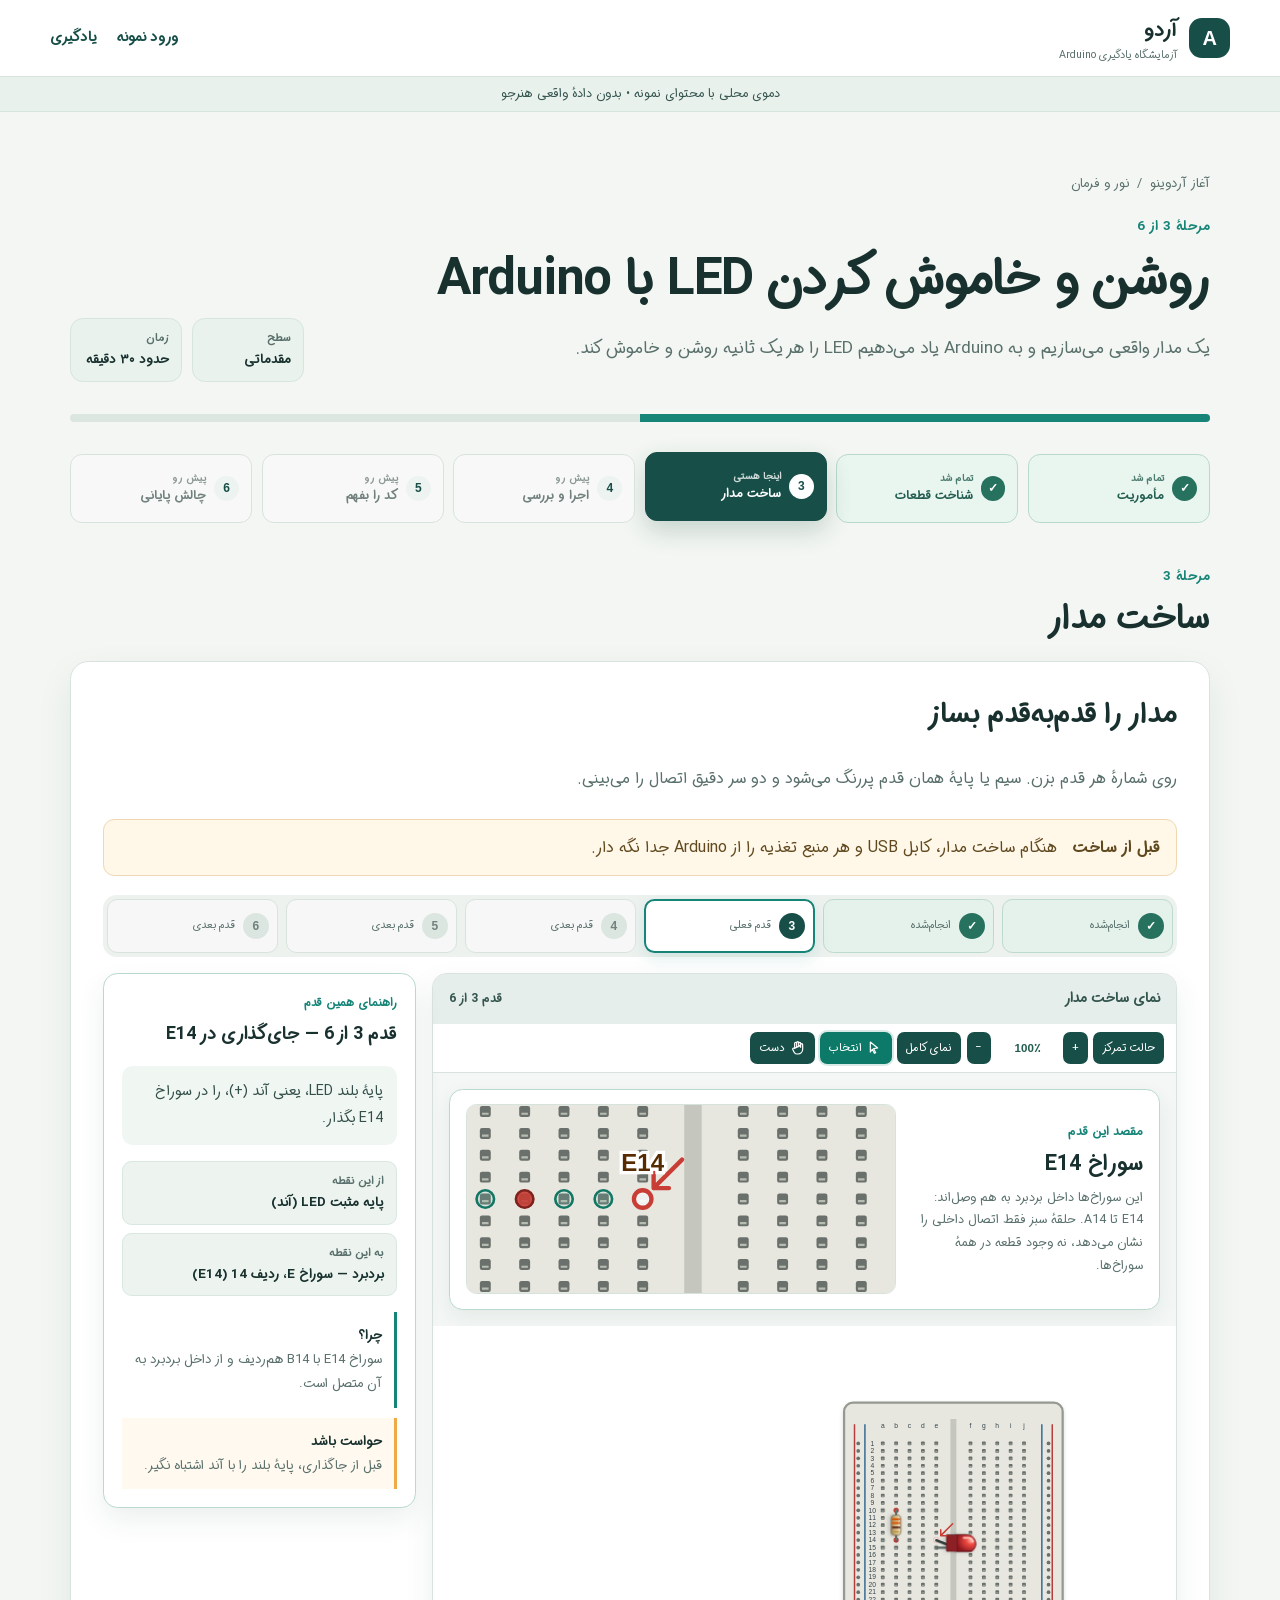
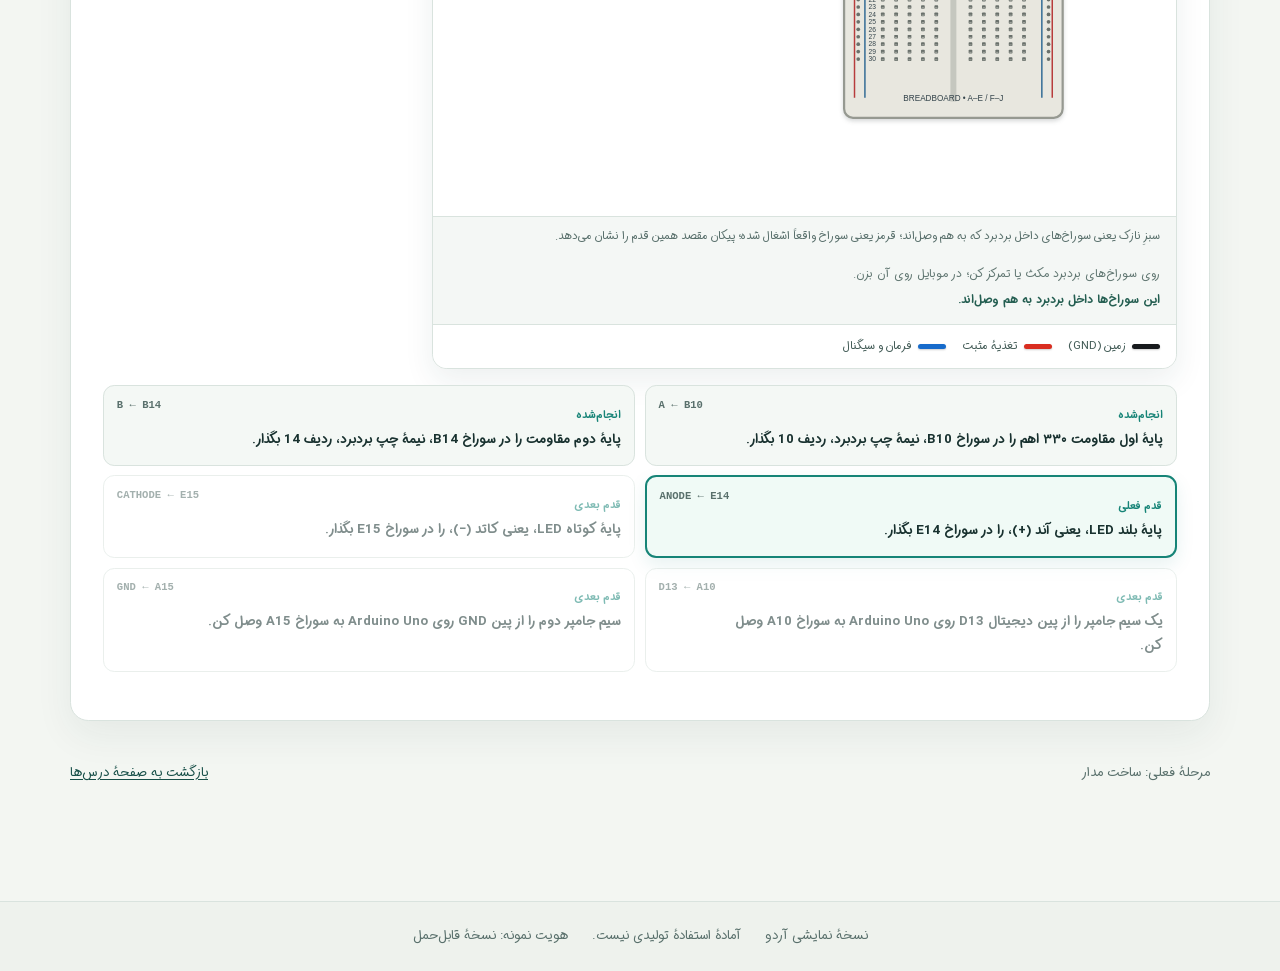
<file: lesson.blink--phase.build--step-3.html>
<!doctype html>
<html lang="fa" dir="rtl">
<head>
  <meta charset="utf-8">
  <meta name="viewport" content="width=device-width, initial-scale=1">
  <meta name="theme-color" content="#173f3a">
  <title>روشن و خاموش کردن LED با Arduino • آردو</title>
  <link rel="stylesheet" href="assets/foundation.css?v=component-terminal-inspector-v1">
  <script src="assets/copy-code.js" defer></script><script src="assets/circuit-interaction.js?v=component-terminal-inspector-v1" defer></script>
</head>
<body>
<a class="skip" href="#main">رفتن به محتوای اصلی</a>
<header class="site-header">
  <a class="brand" href="index.html" aria-label="آردو، صفحهٔ اصلی"><span class="brand-mark" aria-hidden="true">A</span><span>آردو<small>آزمایشگاه یادگیری Arduino</small></span></a>
  <nav aria-label="ناوبری اصلی"><a href="index.html">ورود نمونه</a>
  <a href="index.html">یادگیری</a>
  
  
  </nav>
</header>
<div class="fixture-notice">دموی محلی با محتوای نمونه • بدون دادهٔ واقعی هنرجو</div>
<main id="main" tabindex="-1">
<header class="lesson-head">
  <div class="breadcrumbs"><span>آغاز آردوینو</span><span aria-hidden="true">/</span><span>نور و فرمان</span></div>
  <div class="lesson-heading"><div><p class="eyebrow">مرحلهٔ 3 از 6</p><h1>روشن و خاموش کردن LED با Arduino</h1><p class="lead">یک مدار واقعی می‌سازیم و به Arduino یاد می‌دهیم LED را هر یک ثانیه روشن و خاموش کند.</p></div>
  <dl class="lesson-meta"><div><dt>سطح</dt><dd>مقدماتی</dd></div><div><dt>زمان</dt><dd>حدود ۳۰ دقیقه</dd></div></dl></div>
  <label class="sr-only" for="lesson-progress">پیشرفت مرحله‌های درس</label><progress id="lesson-progress" value="3" max="6">3 از 6</progress>
</header>
<nav class="phases" aria-label="مرحله‌های درس">
<a href="lesson.blink--phase.preview.html" class="state-complete"><span class="phase-number">✓</span><span><small>تمام شد</small>مأموریت</span></a><a href="lesson.blink--phase.explore.html" class="state-complete"><span class="phase-number">✓</span><span><small>تمام شد</small>شناخت قطعات</span></a><a href="lesson.blink--phase.build--step-1.html" class="state-current" aria-current="step"><span class="phase-number">3</span><span><small>اینجا هستی</small>ساخت مدار</span></a><a href="lesson.blink--phase.run.html" class="state-future"><span class="phase-number">4</span><span><small>پیش رو</small>اجرا و بررسی</span></a><a href="lesson.blink--phase.learn-to-code.html" class="state-future"><span class="phase-number">5</span><span><small>پیش رو</small>کد را بفهم</span></a><a href="lesson.blink--phase.mastery.html" class="state-future"><span class="phase-number">6</span><span><small>پیش رو</small>چالش پایانی</span></a>
</nav>
<section class="phase-shell" aria-labelledby="phase-title"><div class="phase-title"><p class="eyebrow">مرحلهٔ 3</p><h2 id="phase-title">ساخت مدار</h2></div>
<article class="lesson-block block-wiring" data-block-id="block.build" data-block-kind="wiring">
  <header class="block-head"><h3>مدار را قدم‌به‌قدم بساز</h3><p>روی شمارهٔ هر قدم بزن. سیم یا پایهٔ همان قدم پررنگ می‌شود و دو سر دقیق اتصال را می‌بینی.</p></header>
  
    <div class="safety-note"><strong>قبل از ساخت</strong><span>هنگام ساخت مدار، کابل USB و هر منبع تغذیه را از Arduino جدا نگه دار.</span></div>
    <nav class="build-nav" aria-label="قدم‌های ساخت"><a href="lesson.blink--phase.build--step-1.html#build-step" class="build-dot state-complete"><span>✓</span><small>انجام‌شده</small></a><a href="lesson.blink--phase.build--step-2.html#build-step" class="build-dot state-complete"><span>✓</span><small>انجام‌شده</small></a><a href="lesson.blink--phase.build--step-3.html#build-step" class="build-dot state-current" aria-current="step"><span>3</span><small>قدم فعلی</small></a><a href="lesson.blink--phase.build--step-4.html#build-step" class="build-dot state-future"><span>4</span><small>قدم بعدی</small></a><a href="lesson.blink--phase.build--step-5.html#build-step" class="build-dot state-future"><span>5</span><small>قدم بعدی</small></a><a href="lesson.blink--phase.build--step-6.html#build-step" class="build-dot state-future"><span>6</span><small>قدم بعدی</small></a></nav>
    <div class="build-layout" id="build-step">
      <section class="build-stage circuit-workspace" data-circuit-workspace aria-labelledby="circuit-title"><div class="stage-toolbar"><strong>نمای ساخت مدار</strong><span>قدم 3 از 6</span></div><div class="workspace-toolbar" role="toolbar" aria-label="ابزار نمای مدار"><button type="button" data-circuit-action="focus">حالت تمرکز</button><button type="button" data-circuit-action="zoom-in" aria-label="بزرگ‌نمایی">+</button><output data-circuit-zoom>100٪</output><button type="button" data-circuit-action="zoom-out" aria-label="کوچک‌نمایی">−</button><button type="button" data-circuit-action="fit">نمای کامل</button><button type="button" data-circuit-action="all-wires" data-all-wires aria-pressed="false" aria-label="نمایش همه سیم‌ها" title="نمایش همه سیم‌ها">نمایش همه سیم‌ها</button><button type="button" class="tool-icon" data-circuit-action="pointer" aria-label="انتخاب" title="انتخاب" aria-pressed="true"><svg viewBox="0 0 24 24" aria-hidden="true"><path d="m5 3 11 9-6 1 3 6-2 1-3-6-3 4z"/></svg><span>انتخاب</span></button><button type="button" class="tool-icon" data-circuit-action="pan" aria-label="دست / جابه‌جایی" title="دست / جابه‌جایی" aria-pressed="false"><svg viewBox="0 0 24 24" aria-hidden="true"><path d="M7 11V5a1.5 1.5 0 0 1 3 0v5m0-3V4a1.5 1.5 0 0 1 3 0v6m0-4V5a1.5 1.5 0 0 1 3 0v6m0-3V7a1.5 1.5 0 0 1 3 0v7c0 4-3 7-7 7h-2c-2 0-3-1-4-3l-2-4a1.5 1.5 0 0 1 2.5-1.5z"/></svg><span>دست</span></button><button type="button" data-circuit-action="exit" hidden>خروج</button></div><p class="focus-current-guidance" data-focus-current-guidance><strong>قدم 3:</strong> پایهٔ بلند LED، یعنی آند (+)، را در سوراخ E14 بگذار.</p><div class="focus-step-control" data-focus-stepper><button type="button" class="focus-step-toggle" data-focus-step-toggle aria-expanded="false" aria-controls="focus-step-panel">قدم‌ها</button><nav id="focus-step-panel" class="focus-step-navigator" data-focus-step-panel aria-hidden="true" aria-label="حرکت بین قدم‌های ساخت در حالت تمرکز"><p>قدم‌های ساخت</p><ol><li><button type="button" data-focus-step="1" data-step-url="lesson.blink--phase.build--step-1.html#build-step"><bdi dir="ltr">1</bdi><span>انجام‌شده</span></button></li><li><button type="button" data-focus-step="2" data-step-url="lesson.blink--phase.build--step-2.html#build-step"><bdi dir="ltr">2</bdi><span>انجام‌شده</span></button></li><li><button type="button" data-focus-step="3" data-step-url="lesson.blink--phase.build--step-3.html#build-step" aria-current="step"><bdi dir="ltr">3</bdi><span>قدم فعلی</span></button></li><li><button type="button" data-focus-step="4" data-step-url="lesson.blink--phase.build--step-4.html#build-step"><bdi dir="ltr">4</bdi><span>قدم بعدی</span></button></li><li><button type="button" data-focus-step="5" data-step-url="lesson.blink--phase.build--step-5.html#build-step"><bdi dir="ltr">5</bdi><span>قدم بعدی</span></button></li><li><button type="button" data-focus-step="6" data-step-url="lesson.blink--phase.build--step-6.html#build-step"><bdi dir="ltr">6</bdi><span>قدم بعدی</span></button></li></ol></nav></div>
      <section class="breadboard-focus" aria-labelledby="focus-title">
        <div><p class="focus-kicker">مقصد این قدم</p><h4 id="focus-title">سوراخ <bdi dir="ltr">E14</bdi></h4><p>این سوراخ‌ها داخل بردبرد به هم وصل‌اند: <bdi dir="ltr">A14 تا E14</bdi>. حلقهٔ سبز فقط اتصال داخلی را نشان می‌دهد، نه وجود قطعه در همهٔ سوراخ‌ها.</p></div>
        <svg viewBox="602 245 185 86" role="img" aria-label="نمای بزرگ‌شدهٔ سوراخ E14 و سوراخ‌های هم‌ردیف" direction="ltr">
          <image href="assets/parts/breadboard.svg" x="550" y="100" width="300" height="430" />
          <circle class="focus-hole" cx="605" cy="288" r="4" data-connected-hole="bb:a14" data-occupied="false" /><circle class="focus-hole is-occupied" cx="623" cy="288" r="4" data-connected-hole="bb:b14" data-occupied="true" /><circle class="focus-hole" cx="641" cy="288" r="4" data-connected-hole="bb:c14" data-occupied="false" /><circle class="focus-hole" cx="659" cy="288" r="4" data-connected-hole="bb:d14" data-occupied="false" /><circle class="focus-hole is-target is-occupied" cx="677" cy="288" r="4" data-connected-hole="bb:e14" data-occupied="true" /><path class="target-arrow" d="M 695 270 L 682 283 M 682 283 l 0 -7 M 682 283 l 7 0" />
          <text class="focus-label" x="677" y="275" text-anchor="middle">E14</text>
        </svg>
      </section>
      <figure><div class="circuit-viewport" data-circuit-viewport tabindex="0"><div class="circuit-frame"><svg class="circuit" viewBox="0 0 1000 660" role="img" aria-labelledby="circuit-title circuit-desc" direction="ltr"><g class="circuit-scene" data-circuit-scene>
        <title id="circuit-title">روشن و خاموش کردن LED با Arduino</title><desc id="circuit-desc">مدار را قدم‌به‌قدم بساز — روی شمارهٔ هر قدم بزن. سیم یا پایهٔ همان قدم پررنگ می‌شود و دو سر دقیق اتصال را می‌بینی.</desc>
        <image class="circuit-surface" href="assets/parts/breadboard.svg" width="300" height="430" transform="translate(550 100) rotate(0)" data-component-id="bb" data-component-inspect data-component-label="بردبرد" tabindex="0" role="button" aria-label="بردبرد" />
        <g class="breadboard-topology"><circle class="board-hole" cx="605" cy="248" r="3.4" tabindex="0" role="button" aria-pressed="false" data-hole-id="bb:a10" data-internal-group-id="bb-group-1" data-connectivity-label="بردبرد — سوراخ A، ردیف 10" data-connectivity-members="A10، B10، C10، D10، E10" aria-label="بردبرد — سوراخ A، ردیف 10؛ نمایش اتصال داخلی" /><circle class="board-hole is-occupied" cx="623" cy="248" r="3.4" tabindex="0" role="button" aria-pressed="false" data-hole-id="bb:b10" data-internal-group-id="bb-group-1" data-connectivity-label="بردبرد — سوراخ B، ردیف 10" data-connectivity-members="A10، B10، C10، D10، E10" aria-label="بردبرد — سوراخ B، ردیف 10؛ نمایش اتصال داخلی" /><circle class="board-hole" cx="641" cy="248" r="3.4" tabindex="0" role="button" aria-pressed="false" data-hole-id="bb:c10" data-internal-group-id="bb-group-1" data-connectivity-label="بردبرد — سوراخ C، ردیف 10" data-connectivity-members="A10، B10، C10، D10، E10" aria-label="بردبرد — سوراخ C، ردیف 10؛ نمایش اتصال داخلی" /><circle class="board-hole" cx="659" cy="248" r="3.4" tabindex="0" role="button" aria-pressed="false" data-hole-id="bb:d10" data-internal-group-id="bb-group-1" data-connectivity-label="بردبرد — سوراخ D، ردیف 10" data-connectivity-members="A10، B10، C10، D10، E10" aria-label="بردبرد — سوراخ D، ردیف 10؛ نمایش اتصال داخلی" /><circle class="board-hole" cx="677" cy="248" r="3.4" tabindex="0" role="button" aria-pressed="false" data-hole-id="bb:e10" data-internal-group-id="bb-group-1" data-connectivity-label="بردبرد — سوراخ E، ردیف 10" data-connectivity-members="A10، B10، C10، D10، E10" aria-label="بردبرد — سوراخ E، ردیف 10؛ نمایش اتصال داخلی" /><circle class="board-hole" cx="605" cy="288" r="3.4" tabindex="0" role="button" aria-pressed="false" data-hole-id="bb:a14" data-internal-group-id="bb-group-2" data-connectivity-label="بردبرد — سوراخ A، ردیف 14" data-connectivity-members="A14، B14، C14، D14، E14" aria-label="بردبرد — سوراخ A، ردیف 14؛ نمایش اتصال داخلی" /><circle class="board-hole is-occupied" cx="623" cy="288" r="3.4" tabindex="0" role="button" aria-pressed="false" data-hole-id="bb:b14" data-internal-group-id="bb-group-2" data-connectivity-label="بردبرد — سوراخ B، ردیف 14" data-connectivity-members="A14، B14، C14، D14، E14" aria-label="بردبرد — سوراخ B، ردیف 14؛ نمایش اتصال داخلی" /><circle class="board-hole" cx="641" cy="288" r="3.4" tabindex="0" role="button" aria-pressed="false" data-hole-id="bb:c14" data-internal-group-id="bb-group-2" data-connectivity-label="بردبرد — سوراخ C، ردیف 14" data-connectivity-members="A14، B14، C14، D14، E14" aria-label="بردبرد — سوراخ C، ردیف 14؛ نمایش اتصال داخلی" /><circle class="board-hole" cx="659" cy="288" r="3.4" tabindex="0" role="button" aria-pressed="false" data-hole-id="bb:d14" data-internal-group-id="bb-group-2" data-connectivity-label="بردبرد — سوراخ D، ردیف 14" data-connectivity-members="A14، B14، C14، D14، E14" aria-label="بردبرد — سوراخ D، ردیف 14؛ نمایش اتصال داخلی" /><circle class="board-hole is-occupied is-target" cx="677" cy="288" r="3.4" tabindex="0" role="button" aria-pressed="false" data-hole-id="bb:e14" data-internal-group-id="bb-group-2" data-connectivity-label="بردبرد — سوراخ E، ردیف 14" data-connectivity-members="A14، B14، C14، D14، E14" aria-label="بردبرد — سوراخ E، ردیف 14؛ نمایش اتصال داخلی" /><circle class="board-hole" cx="605" cy="298" r="3.4" tabindex="0" role="button" aria-pressed="false" data-hole-id="bb:a15" data-internal-group-id="bb-group-3" data-connectivity-label="بردبرد — سوراخ A، ردیف 15" data-connectivity-members="A15، B15، C15، D15، E15" aria-label="بردبرد — سوراخ A، ردیف 15؛ نمایش اتصال داخلی" /><circle class="board-hole" cx="623" cy="298" r="3.4" tabindex="0" role="button" aria-pressed="false" data-hole-id="bb:b15" data-internal-group-id="bb-group-3" data-connectivity-label="بردبرد — سوراخ B، ردیف 15" data-connectivity-members="A15، B15، C15، D15، E15" aria-label="بردبرد — سوراخ B، ردیف 15؛ نمایش اتصال داخلی" /><circle class="board-hole" cx="641" cy="298" r="3.4" tabindex="0" role="button" aria-pressed="false" data-hole-id="bb:c15" data-internal-group-id="bb-group-3" data-connectivity-label="بردبرد — سوراخ C، ردیف 15" data-connectivity-members="A15، B15، C15، D15، E15" aria-label="بردبرد — سوراخ C، ردیف 15؛ نمایش اتصال داخلی" /><circle class="board-hole" cx="659" cy="298" r="3.4" tabindex="0" role="button" aria-pressed="false" data-hole-id="bb:d15" data-internal-group-id="bb-group-3" data-connectivity-label="بردبرد — سوراخ D، ردیف 15" data-connectivity-members="A15، B15، C15، D15، E15" aria-label="بردبرد — سوراخ D، ردیف 15؛ نمایش اتصال داخلی" /><circle class="board-hole" cx="677" cy="298" r="3.4" tabindex="0" role="button" aria-pressed="false" data-hole-id="bb:e15" data-internal-group-id="bb-group-3" data-connectivity-label="بردبرد — سوراخ E، ردیف 15" data-connectivity-members="A15، B15، C15، D15، E15" aria-label="بردبرد — سوراخ E، ردیف 15؛ نمایش اتصال داخلی" /><circle class="board-hole" cx="723" cy="248" r="3.4" tabindex="0" role="button" aria-pressed="false" data-hole-id="bb:f10" data-internal-group-id="bb-group-4" data-connectivity-label="بردبرد — سوراخ F، ردیف 10" data-connectivity-members="F10، G10، H10، I10، J10" aria-label="بردبرد — سوراخ F، ردیف 10؛ نمایش اتصال داخلی" /><circle class="board-hole" cx="741" cy="248" r="3.4" tabindex="0" role="button" aria-pressed="false" data-hole-id="bb:g10" data-internal-group-id="bb-group-4" data-connectivity-label="بردبرد — سوراخ G، ردیف 10" data-connectivity-members="F10، G10، H10، I10، J10" aria-label="بردبرد — سوراخ G، ردیف 10؛ نمایش اتصال داخلی" /><circle class="board-hole" cx="759" cy="248" r="3.4" tabindex="0" role="button" aria-pressed="false" data-hole-id="bb:h10" data-internal-group-id="bb-group-4" data-connectivity-label="بردبرد — سوراخ H، ردیف 10" data-connectivity-members="F10، G10، H10، I10، J10" aria-label="بردبرد — سوراخ H، ردیف 10؛ نمایش اتصال داخلی" /><circle class="board-hole" cx="777" cy="248" r="3.4" tabindex="0" role="button" aria-pressed="false" data-hole-id="bb:i10" data-internal-group-id="bb-group-4" data-connectivity-label="بردبرد — سوراخ I، ردیف 10" data-connectivity-members="F10، G10، H10، I10، J10" aria-label="بردبرد — سوراخ I، ردیف 10؛ نمایش اتصال داخلی" /><circle class="board-hole" cx="795" cy="248" r="3.4" tabindex="0" role="button" aria-pressed="false" data-hole-id="bb:j10" data-internal-group-id="bb-group-4" data-connectivity-label="بردبرد — سوراخ J، ردیف 10" data-connectivity-members="F10، G10، H10، I10، J10" aria-label="بردبرد — سوراخ J، ردیف 10؛ نمایش اتصال داخلی" /><circle class="board-hole" cx="723" cy="288" r="3.4" tabindex="0" role="button" aria-pressed="false" data-hole-id="bb:f14" data-internal-group-id="bb-group-5" data-connectivity-label="بردبرد — سوراخ F، ردیف 14" data-connectivity-members="F14، G14، H14، I14، J14" aria-label="بردبرد — سوراخ F، ردیف 14؛ نمایش اتصال داخلی" /><circle class="board-hole" cx="741" cy="288" r="3.4" tabindex="0" role="button" aria-pressed="false" data-hole-id="bb:g14" data-internal-group-id="bb-group-5" data-connectivity-label="بردبرد — سوراخ G، ردیف 14" data-connectivity-members="F14، G14، H14، I14، J14" aria-label="بردبرد — سوراخ G، ردیف 14؛ نمایش اتصال داخلی" /><circle class="board-hole" cx="759" cy="288" r="3.4" tabindex="0" role="button" aria-pressed="false" data-hole-id="bb:h14" data-internal-group-id="bb-group-5" data-connectivity-label="بردبرد — سوراخ H، ردیف 14" data-connectivity-members="F14، G14، H14، I14، J14" aria-label="بردبرد — سوراخ H، ردیف 14؛ نمایش اتصال داخلی" /><circle class="board-hole" cx="777" cy="288" r="3.4" tabindex="0" role="button" aria-pressed="false" data-hole-id="bb:i14" data-internal-group-id="bb-group-5" data-connectivity-label="بردبرد — سوراخ I، ردیف 14" data-connectivity-members="F14، G14، H14، I14، J14" aria-label="بردبرد — سوراخ I، ردیف 14؛ نمایش اتصال داخلی" /><circle class="board-hole" cx="795" cy="288" r="3.4" tabindex="0" role="button" aria-pressed="false" data-hole-id="bb:j14" data-internal-group-id="bb-group-5" data-connectivity-label="بردبرد — سوراخ J، ردیف 14" data-connectivity-members="F14، G14، H14، I14، J14" aria-label="بردبرد — سوراخ J، ردیف 14؛ نمایش اتصال داخلی" /><circle class="board-hole" cx="723" cy="298" r="3.4" tabindex="0" role="button" aria-pressed="false" data-hole-id="bb:f15" data-internal-group-id="bb-group-6" data-connectivity-label="بردبرد — سوراخ F، ردیف 15" data-connectivity-members="F15، G15، H15، I15، J15" aria-label="بردبرد — سوراخ F، ردیف 15؛ نمایش اتصال داخلی" /><circle class="board-hole" cx="741" cy="298" r="3.4" tabindex="0" role="button" aria-pressed="false" data-hole-id="bb:g15" data-internal-group-id="bb-group-6" data-connectivity-label="بردبرد — سوراخ G، ردیف 15" data-connectivity-members="F15، G15، H15، I15، J15" aria-label="بردبرد — سوراخ G، ردیف 15؛ نمایش اتصال داخلی" /><circle class="board-hole" cx="759" cy="298" r="3.4" tabindex="0" role="button" aria-pressed="false" data-hole-id="bb:h15" data-internal-group-id="bb-group-6" data-connectivity-label="بردبرد — سوراخ H، ردیف 15" data-connectivity-members="F15، G15، H15، I15، J15" aria-label="بردبرد — سوراخ H، ردیف 15؛ نمایش اتصال داخلی" /><circle class="board-hole" cx="777" cy="298" r="3.4" tabindex="0" role="button" aria-pressed="false" data-hole-id="bb:i15" data-internal-group-id="bb-group-6" data-connectivity-label="بردبرد — سوراخ I، ردیف 15" data-connectivity-members="F15، G15، H15، I15، J15" aria-label="بردبرد — سوراخ I، ردیف 15؛ نمایش اتصال داخلی" /><circle class="board-hole" cx="795" cy="298" r="3.4" tabindex="0" role="button" aria-pressed="false" data-hole-id="bb:j15" data-internal-group-id="bb-group-6" data-connectivity-label="بردبرد — سوراخ J، ردیف 15" data-connectivity-members="F15، G15، H15، I15، J15" aria-label="بردبرد — سوراخ J، ردیف 15؛ نمایش اتصال داخلی" /></g>
        <g class="projection-coordinate" data-projection-edge="wire.signal" data-start="205,261" data-end="605,248" aria-hidden="true"></g><g class="projection-coordinate" data-projection-edge="insert.resistor-a" data-start="623,248" data-end="623,248" aria-hidden="true"></g><line class="component-lead state-complete" x1="623.0" y1="259.0" x2="623" y2="248" data-body-exit-x="623.0" data-body-exit-y="259.0" data-endpoint-hole-id="bb:b10" data-wire-inspect data-edge-id="insert.resistor-a" data-lead-id="insert.resistor-a" data-component-id="resistor" data-component-label="مقاومت 330 اهم" data-terminal-id="resistor:a" data-connector-id="a" data-electrical-role="passive" data-related-component-ids="bb resistor uno" data-related-terminal-ids="bb:a10 bb:b10 resistor:a uno:d13" data-related-lead-ids="insert.resistor-a" data-related-hole-ids="bb:a10 bb:b10 bb:c10 bb:d10 bb:e10" data-inspection="این سیم از پایهٔ اول مقاومت 330 اهم به بردبرد — سوراخ B، ردیف 10 (B10) وصل شده است." data-terminal-inspect data-terminal-label="پایهٔ اول مقاومت 330 اهم" tabindex="0" role="button" aria-label="پایهٔ اول مقاومت 330 اهم" /><g class="projection-coordinate" data-projection-edge="insert.resistor-b" data-start="623,288" data-end="623,288" aria-hidden="true"></g><line class="component-lead state-complete" x1="623.0" y1="277.0" x2="623" y2="288" data-body-exit-x="623.0" data-body-exit-y="277.0" data-endpoint-hole-id="bb:b14" data-wire-inspect data-edge-id="insert.resistor-b" data-lead-id="insert.resistor-b" data-component-id="resistor" data-component-label="مقاومت 330 اهم" data-terminal-id="resistor:b" data-connector-id="b" data-electrical-role="passive" data-related-component-ids="bb led resistor" data-related-terminal-ids="bb:b14 bb:e14 led:anode resistor:b" data-related-lead-ids="insert.led-a insert.resistor-b" data-related-hole-ids="bb:a14 bb:b14 bb:c14 bb:d14 bb:e14" data-inspection="این سیم از پایهٔ دوم مقاومت 330 اهم وارد بردبرد — سوراخ B، ردیف 14 (B14) می‌شود و به LED قرمز، پایه مثبت LED (آند) می‌رسد." data-terminal-inspect data-terminal-label="پایهٔ دوم مقاومت 330 اهم" tabindex="0" role="button" aria-label="پایهٔ دوم مقاومت 330 اهم" /><g class="projection-coordinate" data-projection-edge="insert.led-a" data-start="677,288" data-end="677,288" aria-hidden="true"></g><line class="component-lead state-current" x1="690.75" y1="293.5" x2="677" y2="288" data-body-exit-x="690.75" data-body-exit-y="293.5" data-endpoint-hole-id="bb:e14" data-wire-inspect data-edge-id="insert.led-a" data-lead-id="insert.led-a" data-component-id="led" data-component-label="LED قرمز" data-terminal-id="led:anode" data-connector-id="anode" data-electrical-role="passive" data-related-component-ids="bb led resistor" data-related-terminal-ids="bb:b14 bb:e14 led:anode resistor:b" data-related-lead-ids="insert.led-a insert.resistor-b" data-related-hole-ids="bb:a14 bb:b14 bb:c14 bb:d14 bb:e14" data-inspection="این سیم از LED قرمز، پایه مثبت LED (آند) وارد بردبرد — سوراخ E، ردیف 14 (E14) می‌شود و به پایهٔ دوم مقاومت 330 اهم می‌رسد." data-terminal-inspect data-terminal-label="پایه مثبت LED (آند)" tabindex="0" role="button" aria-label="پایه مثبت LED (آند)" /><g class="projection-coordinate" data-projection-edge="insert.led-k" data-start="677,298" data-end="677,298" aria-hidden="true"></g><line class="component-lead state-future" x1="690.75" y1="298.0" x2="677" y2="298" data-body-exit-x="690.75" data-body-exit-y="298.0" data-endpoint-hole-id="bb:e15" data-wire-inspect data-edge-id="insert.led-k" data-lead-id="insert.led-k" data-component-id="led" data-component-label="LED قرمز" data-terminal-id="led:cathode" data-connector-id="cathode" data-electrical-role="passive" data-related-component-ids="bb led uno" data-related-terminal-ids="bb:a15 bb:e15 led:cathode uno:gnd" data-related-lead-ids="insert.led-k" data-related-hole-ids="bb:a15 bb:b15 bb:c15 bb:d15 bb:e15" data-inspection="این سیم از LED قرمز، پایه منفی LED (کاتد) به بردبرد — سوراخ E، ردیف 15 (E15) وصل شده است." data-terminal-inspect data-terminal-label="پایه منفی LED (کاتد)" tabindex="0" role="button" aria-label="پایه منفی LED (کاتد)" /><g class="projection-coordinate" data-projection-edge="wire.ground" data-start="242,519" data-end="605,298" aria-hidden="true"></g>
        <image class="circuit-component" href="assets/parts/resistor.svg" width="40" height="30" transform="translate(638 248) rotate(90)" data-component-id="resistor" data-component-inspect data-component-label="مقاومت 330 اهم" tabindex="0" role="button" aria-label="مقاومت 330 اهم" /><image class="circuit-component" href="assets/parts/led.svg" width="60" height="80" transform="translate(742 268) rotate(90)" data-component-id="led" data-component-inspect data-component-label="LED قرمز" tabindex="0" role="button" aria-label="LED قرمز" />
        <circle class="component-terminal-target" cx="677" cy="298" r="9" data-terminal-inspect data-component-id="led" data-component-label="LED قرمز" data-terminal-id="led:cathode" data-connector-id="cathode" data-terminal-label="پایه منفی LED (کاتد)" data-electrical-role="passive" tabindex="0" role="button" aria-label="پایه منفی LED (کاتد)" />
        <path class="target-arrow" d="M 699 266 L 683 282 M 683 282 l 0 -8 M 683 282 l 8 0" /></g></svg></div></div><figcaption>سبزِ نازک یعنی سوراخ‌های داخل بردبرد که به هم وصل‌اند؛ قرمز یعنی سوراخ واقعاً اشغال شده؛ پیکان مقصد همین قدم را نشان می‌دهد.</figcaption></figure>
      <p class="connectivity-help">روی سوراخ‌های بردبرد مکث یا تمرکز کن؛ در موبایل روی آن بزن. <span id="connectivity-status" role="status" aria-live="polite">این سوراخ‌ها داخل بردبرد به هم وصل‌اند.</span></p>
      <div class="workspace-inspection-layer" data-workspace-inspection-layer hidden><p class="wire-inspection" data-wire-inspection role="status" aria-live="polite" hidden></p></div>
      <div class="wire-legend" aria-label="راهنمای رنگ سیم‌ها"><span><i class="ground"></i>زمین (GND)</span><span><i class="positive"></i>تغذیهٔ مثبت</span><span><i class="signal"></i>فرمان و سیگنال</span></div></section>
      <aside class="current-step"><p class="step-state">راهنمای همین قدم</p><h3>قدم 3 از 6 — جای‌گذاری در E14</h3><p class="current-action">پایهٔ بلند LED، یعنی آند (+)، را در سوراخ E14 بگذار.</p>
        <dl class="endpoint-pair"><div><dt>از این نقطه</dt><dd>پایه مثبت LED (آند)</dd></div><div><dt>به این نقطه</dt><dd>بردبرد — سوراخ E، ردیف 14 (E14)</dd></div></dl>
        <div class="why"><strong>چرا؟</strong><p>سوراخ E14 با B14 هم‌ردیف و از داخل بردبرد به آن متصل است.</p></div><div class="mistake"><strong>حواست باشد</strong><p>قبل از جاگذاری، پایهٔ بلند را با آند اشتباه نگیر.</p></div>
      </aside>
    </div>
    <ol class="build-list"><li class="state-complete" data-build-edge="insert.resistor-a"><div><span>انجام‌شده</span><h4>پایهٔ اول مقاومت ۳۳۰ اهم را در سوراخ B10، نیمهٔ چپ بردبرد، ردیف 10 بگذار.</h4></div><p><bdi dir="ltr">A</bdi> ← <bdi dir="ltr">B10</bdi></p></li><li class="state-complete" data-build-edge="insert.resistor-b"><div><span>انجام‌شده</span><h4>پایهٔ دوم مقاومت را در سوراخ B14، نیمهٔ چپ بردبرد، ردیف 14 بگذار.</h4></div><p><bdi dir="ltr">B</bdi> ← <bdi dir="ltr">B14</bdi></p></li><li class="state-current" data-build-edge="insert.led-a"><div><span>قدم فعلی</span><h4>پایهٔ بلند LED، یعنی آند (+)، را در سوراخ E14 بگذار.</h4></div><p><bdi dir="ltr">ANODE</bdi> ← <bdi dir="ltr">E14</bdi></p></li><li class="state-future" data-build-edge="insert.led-k"><div><span>قدم بعدی</span><h4>پایهٔ کوتاه LED، یعنی کاتد (−)، را در سوراخ E15 بگذار.</h4></div><p><bdi dir="ltr">CATHODE</bdi> ← <bdi dir="ltr">E15</bdi></p></li><li class="state-future" data-build-edge="wire.signal"><div><span>قدم بعدی</span><h4>یک سیم جامپر را از پین دیجیتال D13 روی Arduino Uno به سوراخ A10 وصل کن.</h4></div><p><bdi dir="ltr">D13</bdi> ← <bdi dir="ltr">A10</bdi></p></li><li class="state-future" data-build-edge="wire.ground"><div><span>قدم بعدی</span><h4>سیم جامپر دوم را از پین GND روی Arduino Uno به سوراخ A15 وصل کن.</h4></div><p><bdi dir="ltr">GND</bdi> ← <bdi dir="ltr">A15</bdi></p></li></ol>
    
  
</article>
</section>
<nav class="lesson-footer-nav" aria-label="حرکت بین مرحله‌ها"><span>مرحلهٔ فعلی: ساخت مدار</span><a href="index.html">بازگشت به صفحهٔ درس‌ها</a></nav>
</main>
<footer><span>نسخهٔ نمایشی آردو</span><span>آمادهٔ استفادهٔ تولیدی نیست.</span><span>هویت نمونه: نسخهٔ قابل‌حمل</span></footer>
</body></html>
</file>
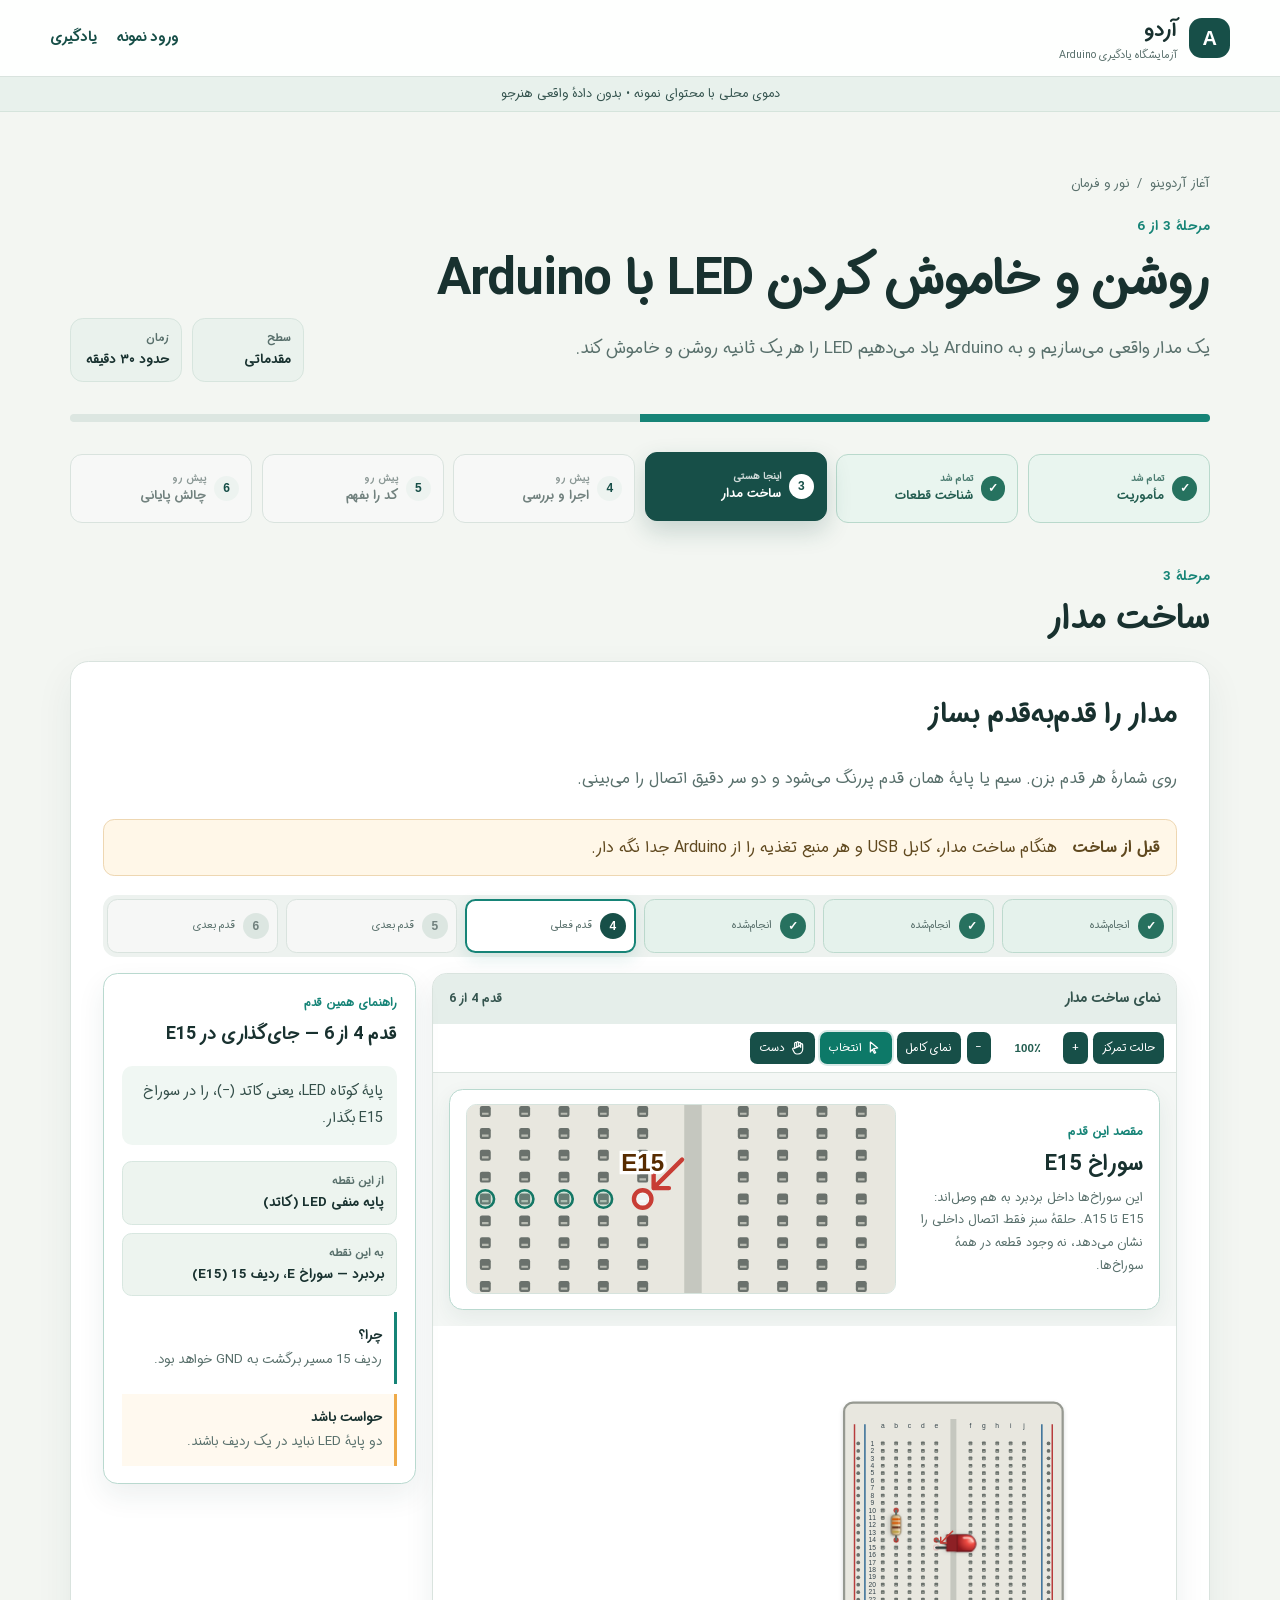
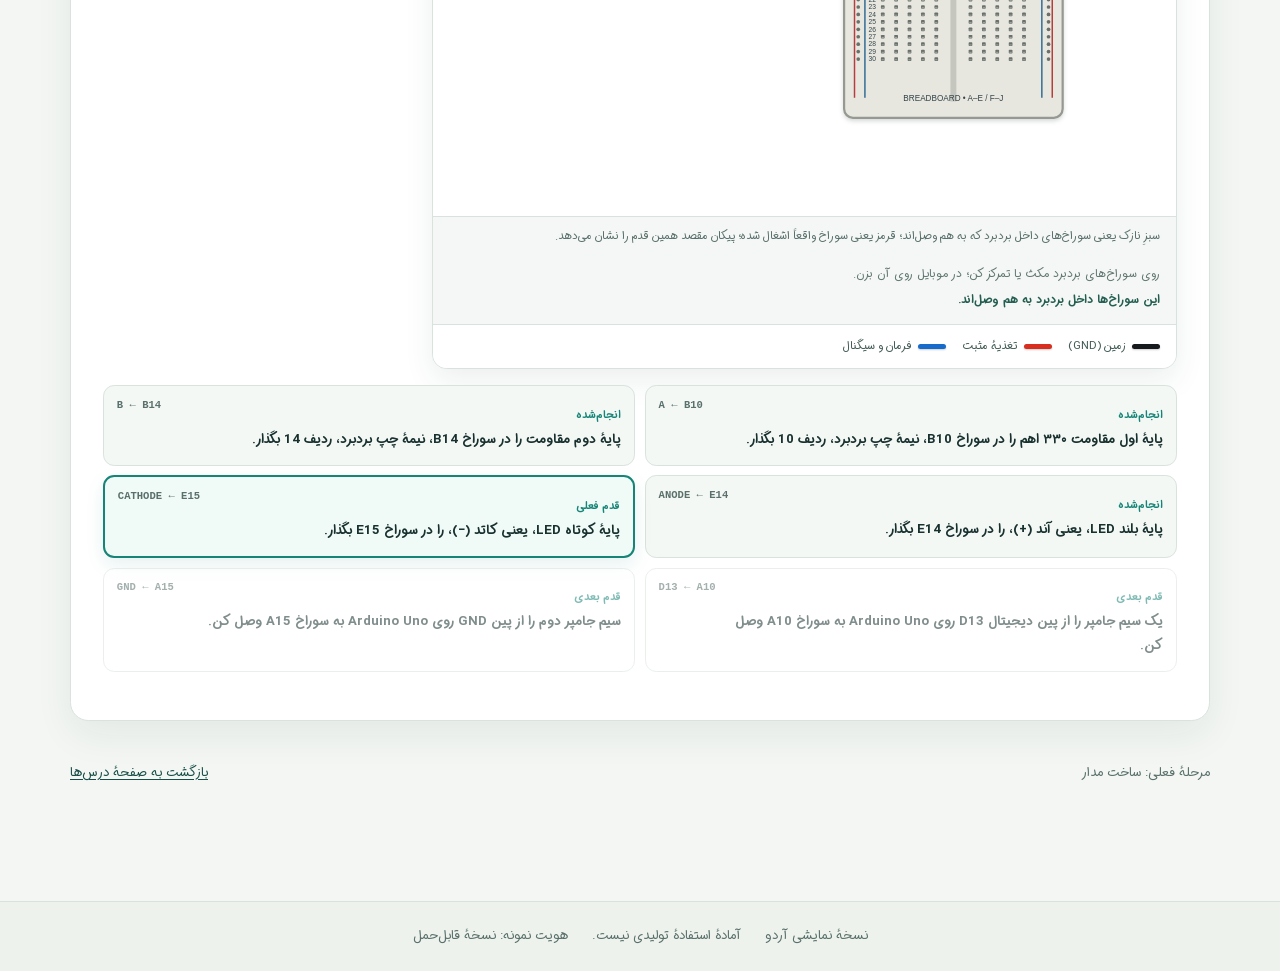
<file: lesson.blink--phase.build--step-4.html>
<!doctype html>
<html lang="fa" dir="rtl">
<head>
  <meta charset="utf-8">
  <meta name="viewport" content="width=device-width, initial-scale=1">
  <meta name="theme-color" content="#173f3a">
  <title>روشن و خاموش کردن LED با Arduino • آردو</title>
  <link rel="stylesheet" href="assets/foundation.css?v=component-terminal-inspector-v1">
  <script src="assets/copy-code.js" defer></script><script src="assets/circuit-interaction.js?v=component-terminal-inspector-v1" defer></script>
</head>
<body>
<a class="skip" href="#main">رفتن به محتوای اصلی</a>
<header class="site-header">
  <a class="brand" href="index.html" aria-label="آردو، صفحهٔ اصلی"><span class="brand-mark" aria-hidden="true">A</span><span>آردو<small>آزمایشگاه یادگیری Arduino</small></span></a>
  <nav aria-label="ناوبری اصلی"><a href="index.html">ورود نمونه</a>
  <a href="index.html">یادگیری</a>
  
  
  </nav>
</header>
<div class="fixture-notice">دموی محلی با محتوای نمونه • بدون دادهٔ واقعی هنرجو</div>
<main id="main" tabindex="-1">
<header class="lesson-head">
  <div class="breadcrumbs"><span>آغاز آردوینو</span><span aria-hidden="true">/</span><span>نور و فرمان</span></div>
  <div class="lesson-heading"><div><p class="eyebrow">مرحلهٔ 3 از 6</p><h1>روشن و خاموش کردن LED با Arduino</h1><p class="lead">یک مدار واقعی می‌سازیم و به Arduino یاد می‌دهیم LED را هر یک ثانیه روشن و خاموش کند.</p></div>
  <dl class="lesson-meta"><div><dt>سطح</dt><dd>مقدماتی</dd></div><div><dt>زمان</dt><dd>حدود ۳۰ دقیقه</dd></div></dl></div>
  <label class="sr-only" for="lesson-progress">پیشرفت مرحله‌های درس</label><progress id="lesson-progress" value="3" max="6">3 از 6</progress>
</header>
<nav class="phases" aria-label="مرحله‌های درس">
<a href="lesson.blink--phase.preview.html" class="state-complete"><span class="phase-number">✓</span><span><small>تمام شد</small>مأموریت</span></a><a href="lesson.blink--phase.explore.html" class="state-complete"><span class="phase-number">✓</span><span><small>تمام شد</small>شناخت قطعات</span></a><a href="lesson.blink--phase.build--step-1.html" class="state-current" aria-current="step"><span class="phase-number">3</span><span><small>اینجا هستی</small>ساخت مدار</span></a><a href="lesson.blink--phase.run.html" class="state-future"><span class="phase-number">4</span><span><small>پیش رو</small>اجرا و بررسی</span></a><a href="lesson.blink--phase.learn-to-code.html" class="state-future"><span class="phase-number">5</span><span><small>پیش رو</small>کد را بفهم</span></a><a href="lesson.blink--phase.mastery.html" class="state-future"><span class="phase-number">6</span><span><small>پیش رو</small>چالش پایانی</span></a>
</nav>
<section class="phase-shell" aria-labelledby="phase-title"><div class="phase-title"><p class="eyebrow">مرحلهٔ 3</p><h2 id="phase-title">ساخت مدار</h2></div>
<article class="lesson-block block-wiring" data-block-id="block.build" data-block-kind="wiring">
  <header class="block-head"><h3>مدار را قدم‌به‌قدم بساز</h3><p>روی شمارهٔ هر قدم بزن. سیم یا پایهٔ همان قدم پررنگ می‌شود و دو سر دقیق اتصال را می‌بینی.</p></header>
  
    <div class="safety-note"><strong>قبل از ساخت</strong><span>هنگام ساخت مدار، کابل USB و هر منبع تغذیه را از Arduino جدا نگه دار.</span></div>
    <nav class="build-nav" aria-label="قدم‌های ساخت"><a href="lesson.blink--phase.build--step-1.html#build-step" class="build-dot state-complete"><span>✓</span><small>انجام‌شده</small></a><a href="lesson.blink--phase.build--step-2.html#build-step" class="build-dot state-complete"><span>✓</span><small>انجام‌شده</small></a><a href="lesson.blink--phase.build--step-3.html#build-step" class="build-dot state-complete"><span>✓</span><small>انجام‌شده</small></a><a href="lesson.blink--phase.build--step-4.html#build-step" class="build-dot state-current" aria-current="step"><span>4</span><small>قدم فعلی</small></a><a href="lesson.blink--phase.build--step-5.html#build-step" class="build-dot state-future"><span>5</span><small>قدم بعدی</small></a><a href="lesson.blink--phase.build--step-6.html#build-step" class="build-dot state-future"><span>6</span><small>قدم بعدی</small></a></nav>
    <div class="build-layout" id="build-step">
      <section class="build-stage circuit-workspace" data-circuit-workspace aria-labelledby="circuit-title"><div class="stage-toolbar"><strong>نمای ساخت مدار</strong><span>قدم 4 از 6</span></div><div class="workspace-toolbar" role="toolbar" aria-label="ابزار نمای مدار"><button type="button" data-circuit-action="focus">حالت تمرکز</button><button type="button" data-circuit-action="zoom-in" aria-label="بزرگ‌نمایی">+</button><output data-circuit-zoom>100٪</output><button type="button" data-circuit-action="zoom-out" aria-label="کوچک‌نمایی">−</button><button type="button" data-circuit-action="fit">نمای کامل</button><button type="button" data-circuit-action="all-wires" data-all-wires aria-pressed="false" aria-label="نمایش همه سیم‌ها" title="نمایش همه سیم‌ها">نمایش همه سیم‌ها</button><button type="button" class="tool-icon" data-circuit-action="pointer" aria-label="انتخاب" title="انتخاب" aria-pressed="true"><svg viewBox="0 0 24 24" aria-hidden="true"><path d="m5 3 11 9-6 1 3 6-2 1-3-6-3 4z"/></svg><span>انتخاب</span></button><button type="button" class="tool-icon" data-circuit-action="pan" aria-label="دست / جابه‌جایی" title="دست / جابه‌جایی" aria-pressed="false"><svg viewBox="0 0 24 24" aria-hidden="true"><path d="M7 11V5a1.5 1.5 0 0 1 3 0v5m0-3V4a1.5 1.5 0 0 1 3 0v6m0-4V5a1.5 1.5 0 0 1 3 0v6m0-3V7a1.5 1.5 0 0 1 3 0v7c0 4-3 7-7 7h-2c-2 0-3-1-4-3l-2-4a1.5 1.5 0 0 1 2.5-1.5z"/></svg><span>دست</span></button><button type="button" data-circuit-action="exit" hidden>خروج</button></div><p class="focus-current-guidance" data-focus-current-guidance><strong>قدم 4:</strong> پایهٔ کوتاه LED، یعنی کاتد (−)، را در سوراخ E15 بگذار.</p><div class="focus-step-control" data-focus-stepper><button type="button" class="focus-step-toggle" data-focus-step-toggle aria-expanded="false" aria-controls="focus-step-panel">قدم‌ها</button><nav id="focus-step-panel" class="focus-step-navigator" data-focus-step-panel aria-hidden="true" aria-label="حرکت بین قدم‌های ساخت در حالت تمرکز"><p>قدم‌های ساخت</p><ol><li><button type="button" data-focus-step="1" data-step-url="lesson.blink--phase.build--step-1.html#build-step"><bdi dir="ltr">1</bdi><span>انجام‌شده</span></button></li><li><button type="button" data-focus-step="2" data-step-url="lesson.blink--phase.build--step-2.html#build-step"><bdi dir="ltr">2</bdi><span>انجام‌شده</span></button></li><li><button type="button" data-focus-step="3" data-step-url="lesson.blink--phase.build--step-3.html#build-step"><bdi dir="ltr">3</bdi><span>انجام‌شده</span></button></li><li><button type="button" data-focus-step="4" data-step-url="lesson.blink--phase.build--step-4.html#build-step" aria-current="step"><bdi dir="ltr">4</bdi><span>قدم فعلی</span></button></li><li><button type="button" data-focus-step="5" data-step-url="lesson.blink--phase.build--step-5.html#build-step"><bdi dir="ltr">5</bdi><span>قدم بعدی</span></button></li><li><button type="button" data-focus-step="6" data-step-url="lesson.blink--phase.build--step-6.html#build-step"><bdi dir="ltr">6</bdi><span>قدم بعدی</span></button></li></ol></nav></div>
      <section class="breadboard-focus" aria-labelledby="focus-title">
        <div><p class="focus-kicker">مقصد این قدم</p><h4 id="focus-title">سوراخ <bdi dir="ltr">E15</bdi></h4><p>این سوراخ‌ها داخل بردبرد به هم وصل‌اند: <bdi dir="ltr">A15 تا E15</bdi>. حلقهٔ سبز فقط اتصال داخلی را نشان می‌دهد، نه وجود قطعه در همهٔ سوراخ‌ها.</p></div>
        <svg viewBox="602 255 185 86" role="img" aria-label="نمای بزرگ‌شدهٔ سوراخ E15 و سوراخ‌های هم‌ردیف" direction="ltr">
          <image href="assets/parts/breadboard.svg" x="550" y="100" width="300" height="430" />
          <circle class="focus-hole" cx="605" cy="298" r="4" data-connected-hole="bb:a15" data-occupied="false" /><circle class="focus-hole" cx="623" cy="298" r="4" data-connected-hole="bb:b15" data-occupied="false" /><circle class="focus-hole" cx="641" cy="298" r="4" data-connected-hole="bb:c15" data-occupied="false" /><circle class="focus-hole" cx="659" cy="298" r="4" data-connected-hole="bb:d15" data-occupied="false" /><circle class="focus-hole is-target is-occupied" cx="677" cy="298" r="4" data-connected-hole="bb:e15" data-occupied="true" /><path class="target-arrow" d="M 695 280 L 682 293 M 682 293 l 0 -7 M 682 293 l 7 0" />
          <text class="focus-label" x="677" y="285" text-anchor="middle">E15</text>
        </svg>
      </section>
      <figure><div class="circuit-viewport" data-circuit-viewport tabindex="0"><div class="circuit-frame"><svg class="circuit" viewBox="0 0 1000 660" role="img" aria-labelledby="circuit-title circuit-desc" direction="ltr"><g class="circuit-scene" data-circuit-scene>
        <title id="circuit-title">روشن و خاموش کردن LED با Arduino</title><desc id="circuit-desc">مدار را قدم‌به‌قدم بساز — روی شمارهٔ هر قدم بزن. سیم یا پایهٔ همان قدم پررنگ می‌شود و دو سر دقیق اتصال را می‌بینی.</desc>
        <image class="circuit-surface" href="assets/parts/breadboard.svg" width="300" height="430" transform="translate(550 100) rotate(0)" data-component-id="bb" data-component-inspect data-component-label="بردبرد" tabindex="0" role="button" aria-label="بردبرد" />
        <g class="breadboard-topology"><circle class="board-hole" cx="605" cy="248" r="3.4" tabindex="0" role="button" aria-pressed="false" data-hole-id="bb:a10" data-internal-group-id="bb-group-1" data-connectivity-label="بردبرد — سوراخ A، ردیف 10" data-connectivity-members="A10، B10، C10، D10، E10" aria-label="بردبرد — سوراخ A، ردیف 10؛ نمایش اتصال داخلی" /><circle class="board-hole is-occupied" cx="623" cy="248" r="3.4" tabindex="0" role="button" aria-pressed="false" data-hole-id="bb:b10" data-internal-group-id="bb-group-1" data-connectivity-label="بردبرد — سوراخ B، ردیف 10" data-connectivity-members="A10، B10، C10، D10، E10" aria-label="بردبرد — سوراخ B، ردیف 10؛ نمایش اتصال داخلی" /><circle class="board-hole" cx="641" cy="248" r="3.4" tabindex="0" role="button" aria-pressed="false" data-hole-id="bb:c10" data-internal-group-id="bb-group-1" data-connectivity-label="بردبرد — سوراخ C، ردیف 10" data-connectivity-members="A10، B10، C10، D10، E10" aria-label="بردبرد — سوراخ C، ردیف 10؛ نمایش اتصال داخلی" /><circle class="board-hole" cx="659" cy="248" r="3.4" tabindex="0" role="button" aria-pressed="false" data-hole-id="bb:d10" data-internal-group-id="bb-group-1" data-connectivity-label="بردبرد — سوراخ D، ردیف 10" data-connectivity-members="A10، B10، C10، D10، E10" aria-label="بردبرد — سوراخ D، ردیف 10؛ نمایش اتصال داخلی" /><circle class="board-hole" cx="677" cy="248" r="3.4" tabindex="0" role="button" aria-pressed="false" data-hole-id="bb:e10" data-internal-group-id="bb-group-1" data-connectivity-label="بردبرد — سوراخ E، ردیف 10" data-connectivity-members="A10، B10، C10، D10، E10" aria-label="بردبرد — سوراخ E، ردیف 10؛ نمایش اتصال داخلی" /><circle class="board-hole" cx="605" cy="288" r="3.4" tabindex="0" role="button" aria-pressed="false" data-hole-id="bb:a14" data-internal-group-id="bb-group-2" data-connectivity-label="بردبرد — سوراخ A، ردیف 14" data-connectivity-members="A14، B14، C14، D14، E14" aria-label="بردبرد — سوراخ A، ردیف 14؛ نمایش اتصال داخلی" /><circle class="board-hole is-occupied" cx="623" cy="288" r="3.4" tabindex="0" role="button" aria-pressed="false" data-hole-id="bb:b14" data-internal-group-id="bb-group-2" data-connectivity-label="بردبرد — سوراخ B، ردیف 14" data-connectivity-members="A14، B14، C14، D14، E14" aria-label="بردبرد — سوراخ B، ردیف 14؛ نمایش اتصال داخلی" /><circle class="board-hole" cx="641" cy="288" r="3.4" tabindex="0" role="button" aria-pressed="false" data-hole-id="bb:c14" data-internal-group-id="bb-group-2" data-connectivity-label="بردبرد — سوراخ C، ردیف 14" data-connectivity-members="A14، B14، C14، D14، E14" aria-label="بردبرد — سوراخ C، ردیف 14؛ نمایش اتصال داخلی" /><circle class="board-hole" cx="659" cy="288" r="3.4" tabindex="0" role="button" aria-pressed="false" data-hole-id="bb:d14" data-internal-group-id="bb-group-2" data-connectivity-label="بردبرد — سوراخ D، ردیف 14" data-connectivity-members="A14، B14، C14، D14، E14" aria-label="بردبرد — سوراخ D، ردیف 14؛ نمایش اتصال داخلی" /><circle class="board-hole is-occupied" cx="677" cy="288" r="3.4" tabindex="0" role="button" aria-pressed="false" data-hole-id="bb:e14" data-internal-group-id="bb-group-2" data-connectivity-label="بردبرد — سوراخ E، ردیف 14" data-connectivity-members="A14، B14، C14، D14، E14" aria-label="بردبرد — سوراخ E، ردیف 14؛ نمایش اتصال داخلی" /><circle class="board-hole" cx="605" cy="298" r="3.4" tabindex="0" role="button" aria-pressed="false" data-hole-id="bb:a15" data-internal-group-id="bb-group-3" data-connectivity-label="بردبرد — سوراخ A، ردیف 15" data-connectivity-members="A15، B15، C15، D15، E15" aria-label="بردبرد — سوراخ A، ردیف 15؛ نمایش اتصال داخلی" /><circle class="board-hole" cx="623" cy="298" r="3.4" tabindex="0" role="button" aria-pressed="false" data-hole-id="bb:b15" data-internal-group-id="bb-group-3" data-connectivity-label="بردبرد — سوراخ B، ردیف 15" data-connectivity-members="A15، B15، C15، D15، E15" aria-label="بردبرد — سوراخ B، ردیف 15؛ نمایش اتصال داخلی" /><circle class="board-hole" cx="641" cy="298" r="3.4" tabindex="0" role="button" aria-pressed="false" data-hole-id="bb:c15" data-internal-group-id="bb-group-3" data-connectivity-label="بردبرد — سوراخ C، ردیف 15" data-connectivity-members="A15، B15، C15، D15، E15" aria-label="بردبرد — سوراخ C، ردیف 15؛ نمایش اتصال داخلی" /><circle class="board-hole" cx="659" cy="298" r="3.4" tabindex="0" role="button" aria-pressed="false" data-hole-id="bb:d15" data-internal-group-id="bb-group-3" data-connectivity-label="بردبرد — سوراخ D، ردیف 15" data-connectivity-members="A15، B15، C15، D15، E15" aria-label="بردبرد — سوراخ D، ردیف 15؛ نمایش اتصال داخلی" /><circle class="board-hole is-occupied is-target" cx="677" cy="298" r="3.4" tabindex="0" role="button" aria-pressed="false" data-hole-id="bb:e15" data-internal-group-id="bb-group-3" data-connectivity-label="بردبرد — سوراخ E، ردیف 15" data-connectivity-members="A15، B15، C15، D15، E15" aria-label="بردبرد — سوراخ E، ردیف 15؛ نمایش اتصال داخلی" /><circle class="board-hole" cx="723" cy="248" r="3.4" tabindex="0" role="button" aria-pressed="false" data-hole-id="bb:f10" data-internal-group-id="bb-group-4" data-connectivity-label="بردبرد — سوراخ F، ردیف 10" data-connectivity-members="F10، G10، H10، I10، J10" aria-label="بردبرد — سوراخ F، ردیف 10؛ نمایش اتصال داخلی" /><circle class="board-hole" cx="741" cy="248" r="3.4" tabindex="0" role="button" aria-pressed="false" data-hole-id="bb:g10" data-internal-group-id="bb-group-4" data-connectivity-label="بردبرد — سوراخ G، ردیف 10" data-connectivity-members="F10، G10، H10، I10، J10" aria-label="بردبرد — سوراخ G، ردیف 10؛ نمایش اتصال داخلی" /><circle class="board-hole" cx="759" cy="248" r="3.4" tabindex="0" role="button" aria-pressed="false" data-hole-id="bb:h10" data-internal-group-id="bb-group-4" data-connectivity-label="بردبرد — سوراخ H، ردیف 10" data-connectivity-members="F10، G10، H10، I10، J10" aria-label="بردبرد — سوراخ H، ردیف 10؛ نمایش اتصال داخلی" /><circle class="board-hole" cx="777" cy="248" r="3.4" tabindex="0" role="button" aria-pressed="false" data-hole-id="bb:i10" data-internal-group-id="bb-group-4" data-connectivity-label="بردبرد — سوراخ I، ردیف 10" data-connectivity-members="F10، G10، H10، I10، J10" aria-label="بردبرد — سوراخ I، ردیف 10؛ نمایش اتصال داخلی" /><circle class="board-hole" cx="795" cy="248" r="3.4" tabindex="0" role="button" aria-pressed="false" data-hole-id="bb:j10" data-internal-group-id="bb-group-4" data-connectivity-label="بردبرد — سوراخ J، ردیف 10" data-connectivity-members="F10، G10، H10، I10، J10" aria-label="بردبرد — سوراخ J، ردیف 10؛ نمایش اتصال داخلی" /><circle class="board-hole" cx="723" cy="288" r="3.4" tabindex="0" role="button" aria-pressed="false" data-hole-id="bb:f14" data-internal-group-id="bb-group-5" data-connectivity-label="بردبرد — سوراخ F، ردیف 14" data-connectivity-members="F14، G14، H14، I14، J14" aria-label="بردبرد — سوراخ F، ردیف 14؛ نمایش اتصال داخلی" /><circle class="board-hole" cx="741" cy="288" r="3.4" tabindex="0" role="button" aria-pressed="false" data-hole-id="bb:g14" data-internal-group-id="bb-group-5" data-connectivity-label="بردبرد — سوراخ G، ردیف 14" data-connectivity-members="F14، G14، H14، I14، J14" aria-label="بردبرد — سوراخ G، ردیف 14؛ نمایش اتصال داخلی" /><circle class="board-hole" cx="759" cy="288" r="3.4" tabindex="0" role="button" aria-pressed="false" data-hole-id="bb:h14" data-internal-group-id="bb-group-5" data-connectivity-label="بردبرد — سوراخ H، ردیف 14" data-connectivity-members="F14، G14، H14، I14، J14" aria-label="بردبرد — سوراخ H، ردیف 14؛ نمایش اتصال داخلی" /><circle class="board-hole" cx="777" cy="288" r="3.4" tabindex="0" role="button" aria-pressed="false" data-hole-id="bb:i14" data-internal-group-id="bb-group-5" data-connectivity-label="بردبرد — سوراخ I، ردیف 14" data-connectivity-members="F14، G14، H14، I14، J14" aria-label="بردبرد — سوراخ I، ردیف 14؛ نمایش اتصال داخلی" /><circle class="board-hole" cx="795" cy="288" r="3.4" tabindex="0" role="button" aria-pressed="false" data-hole-id="bb:j14" data-internal-group-id="bb-group-5" data-connectivity-label="بردبرد — سوراخ J، ردیف 14" data-connectivity-members="F14، G14، H14، I14، J14" aria-label="بردبرد — سوراخ J، ردیف 14؛ نمایش اتصال داخلی" /><circle class="board-hole" cx="723" cy="298" r="3.4" tabindex="0" role="button" aria-pressed="false" data-hole-id="bb:f15" data-internal-group-id="bb-group-6" data-connectivity-label="بردبرد — سوراخ F، ردیف 15" data-connectivity-members="F15، G15، H15، I15، J15" aria-label="بردبرد — سوراخ F، ردیف 15؛ نمایش اتصال داخلی" /><circle class="board-hole" cx="741" cy="298" r="3.4" tabindex="0" role="button" aria-pressed="false" data-hole-id="bb:g15" data-internal-group-id="bb-group-6" data-connectivity-label="بردبرد — سوراخ G، ردیف 15" data-connectivity-members="F15، G15، H15، I15، J15" aria-label="بردبرد — سوراخ G، ردیف 15؛ نمایش اتصال داخلی" /><circle class="board-hole" cx="759" cy="298" r="3.4" tabindex="0" role="button" aria-pressed="false" data-hole-id="bb:h15" data-internal-group-id="bb-group-6" data-connectivity-label="بردبرد — سوراخ H، ردیف 15" data-connectivity-members="F15، G15، H15، I15، J15" aria-label="بردبرد — سوراخ H، ردیف 15؛ نمایش اتصال داخلی" /><circle class="board-hole" cx="777" cy="298" r="3.4" tabindex="0" role="button" aria-pressed="false" data-hole-id="bb:i15" data-internal-group-id="bb-group-6" data-connectivity-label="بردبرد — سوراخ I، ردیف 15" data-connectivity-members="F15، G15، H15، I15، J15" aria-label="بردبرد — سوراخ I، ردیف 15؛ نمایش اتصال داخلی" /><circle class="board-hole" cx="795" cy="298" r="3.4" tabindex="0" role="button" aria-pressed="false" data-hole-id="bb:j15" data-internal-group-id="bb-group-6" data-connectivity-label="بردبرد — سوراخ J، ردیف 15" data-connectivity-members="F15، G15، H15، I15، J15" aria-label="بردبرد — سوراخ J، ردیف 15؛ نمایش اتصال داخلی" /></g>
        <g class="projection-coordinate" data-projection-edge="wire.signal" data-start="205,261" data-end="605,248" aria-hidden="true"></g><g class="projection-coordinate" data-projection-edge="insert.resistor-a" data-start="623,248" data-end="623,248" aria-hidden="true"></g><line class="component-lead state-complete" x1="623.0" y1="259.0" x2="623" y2="248" data-body-exit-x="623.0" data-body-exit-y="259.0" data-endpoint-hole-id="bb:b10" data-wire-inspect data-edge-id="insert.resistor-a" data-lead-id="insert.resistor-a" data-component-id="resistor" data-component-label="مقاومت 330 اهم" data-terminal-id="resistor:a" data-connector-id="a" data-electrical-role="passive" data-related-component-ids="bb resistor uno" data-related-terminal-ids="bb:a10 bb:b10 resistor:a uno:d13" data-related-lead-ids="insert.resistor-a" data-related-hole-ids="bb:a10 bb:b10 bb:c10 bb:d10 bb:e10" data-inspection="این سیم از پایهٔ اول مقاومت 330 اهم به بردبرد — سوراخ B، ردیف 10 (B10) وصل شده است." data-terminal-inspect data-terminal-label="پایهٔ اول مقاومت 330 اهم" tabindex="0" role="button" aria-label="پایهٔ اول مقاومت 330 اهم" /><g class="projection-coordinate" data-projection-edge="insert.resistor-b" data-start="623,288" data-end="623,288" aria-hidden="true"></g><line class="component-lead state-complete" x1="623.0" y1="277.0" x2="623" y2="288" data-body-exit-x="623.0" data-body-exit-y="277.0" data-endpoint-hole-id="bb:b14" data-wire-inspect data-edge-id="insert.resistor-b" data-lead-id="insert.resistor-b" data-component-id="resistor" data-component-label="مقاومت 330 اهم" data-terminal-id="resistor:b" data-connector-id="b" data-electrical-role="passive" data-related-component-ids="bb led resistor" data-related-terminal-ids="bb:b14 bb:e14 led:anode resistor:b" data-related-lead-ids="insert.led-a insert.resistor-b" data-related-hole-ids="bb:a14 bb:b14 bb:c14 bb:d14 bb:e14" data-inspection="این سیم از پایهٔ دوم مقاومت 330 اهم وارد بردبرد — سوراخ B، ردیف 14 (B14) می‌شود و به LED قرمز، پایه مثبت LED (آند) می‌رسد." data-terminal-inspect data-terminal-label="پایهٔ دوم مقاومت 330 اهم" tabindex="0" role="button" aria-label="پایهٔ دوم مقاومت 330 اهم" /><g class="projection-coordinate" data-projection-edge="insert.led-a" data-start="677,288" data-end="677,288" aria-hidden="true"></g><line class="component-lead state-complete" x1="690.75" y1="293.5" x2="677" y2="288" data-body-exit-x="690.75" data-body-exit-y="293.5" data-endpoint-hole-id="bb:e14" data-wire-inspect data-edge-id="insert.led-a" data-lead-id="insert.led-a" data-component-id="led" data-component-label="LED قرمز" data-terminal-id="led:anode" data-connector-id="anode" data-electrical-role="passive" data-related-component-ids="bb led resistor" data-related-terminal-ids="bb:b14 bb:e14 led:anode resistor:b" data-related-lead-ids="insert.led-a insert.resistor-b" data-related-hole-ids="bb:a14 bb:b14 bb:c14 bb:d14 bb:e14" data-inspection="این سیم از LED قرمز، پایه مثبت LED (آند) وارد بردبرد — سوراخ E، ردیف 14 (E14) می‌شود و به پایهٔ دوم مقاومت 330 اهم می‌رسد." data-terminal-inspect data-terminal-label="پایه مثبت LED (آند)" tabindex="0" role="button" aria-label="پایه مثبت LED (آند)" /><g class="projection-coordinate" data-projection-edge="insert.led-k" data-start="677,298" data-end="677,298" aria-hidden="true"></g><line class="component-lead state-current" x1="690.75" y1="298.0" x2="677" y2="298" data-body-exit-x="690.75" data-body-exit-y="298.0" data-endpoint-hole-id="bb:e15" data-wire-inspect data-edge-id="insert.led-k" data-lead-id="insert.led-k" data-component-id="led" data-component-label="LED قرمز" data-terminal-id="led:cathode" data-connector-id="cathode" data-electrical-role="passive" data-related-component-ids="bb led uno" data-related-terminal-ids="bb:a15 bb:e15 led:cathode uno:gnd" data-related-lead-ids="insert.led-k" data-related-hole-ids="bb:a15 bb:b15 bb:c15 bb:d15 bb:e15" data-inspection="این سیم از LED قرمز، پایه منفی LED (کاتد) به بردبرد — سوراخ E، ردیف 15 (E15) وصل شده است." data-terminal-inspect data-terminal-label="پایه منفی LED (کاتد)" tabindex="0" role="button" aria-label="پایه منفی LED (کاتد)" /><g class="projection-coordinate" data-projection-edge="wire.ground" data-start="242,519" data-end="605,298" aria-hidden="true"></g>
        <image class="circuit-component" href="assets/parts/resistor.svg" width="40" height="30" transform="translate(638 248) rotate(90)" data-component-id="resistor" data-component-inspect data-component-label="مقاومت 330 اهم" tabindex="0" role="button" aria-label="مقاومت 330 اهم" /><image class="circuit-component" href="assets/parts/led.svg" width="60" height="80" transform="translate(742 268) rotate(90)" data-component-id="led" data-component-inspect data-component-label="LED قرمز" tabindex="0" role="button" aria-label="LED قرمز" />
        
        <path class="target-arrow" d="M 699 276 L 683 292 M 683 292 l 0 -8 M 683 292 l 8 0" /></g></svg></div></div><figcaption>سبزِ نازک یعنی سوراخ‌های داخل بردبرد که به هم وصل‌اند؛ قرمز یعنی سوراخ واقعاً اشغال شده؛ پیکان مقصد همین قدم را نشان می‌دهد.</figcaption></figure>
      <p class="connectivity-help">روی سوراخ‌های بردبرد مکث یا تمرکز کن؛ در موبایل روی آن بزن. <span id="connectivity-status" role="status" aria-live="polite">این سوراخ‌ها داخل بردبرد به هم وصل‌اند.</span></p>
      <div class="workspace-inspection-layer" data-workspace-inspection-layer hidden><p class="wire-inspection" data-wire-inspection role="status" aria-live="polite" hidden></p></div>
      <div class="wire-legend" aria-label="راهنمای رنگ سیم‌ها"><span><i class="ground"></i>زمین (GND)</span><span><i class="positive"></i>تغذیهٔ مثبت</span><span><i class="signal"></i>فرمان و سیگنال</span></div></section>
      <aside class="current-step"><p class="step-state">راهنمای همین قدم</p><h3>قدم 4 از 6 — جای‌گذاری در E15</h3><p class="current-action">پایهٔ کوتاه LED، یعنی کاتد (−)، را در سوراخ E15 بگذار.</p>
        <dl class="endpoint-pair"><div><dt>از این نقطه</dt><dd>پایه منفی LED (کاتد)</dd></div><div><dt>به این نقطه</dt><dd>بردبرد — سوراخ E، ردیف 15 (E15)</dd></div></dl>
        <div class="why"><strong>چرا؟</strong><p>ردیف 15 مسیر برگشت به GND خواهد بود.</p></div><div class="mistake"><strong>حواست باشد</strong><p>دو پایهٔ LED نباید در یک ردیف باشند.</p></div>
      </aside>
    </div>
    <ol class="build-list"><li class="state-complete" data-build-edge="insert.resistor-a"><div><span>انجام‌شده</span><h4>پایهٔ اول مقاومت ۳۳۰ اهم را در سوراخ B10، نیمهٔ چپ بردبرد، ردیف 10 بگذار.</h4></div><p><bdi dir="ltr">A</bdi> ← <bdi dir="ltr">B10</bdi></p></li><li class="state-complete" data-build-edge="insert.resistor-b"><div><span>انجام‌شده</span><h4>پایهٔ دوم مقاومت را در سوراخ B14، نیمهٔ چپ بردبرد، ردیف 14 بگذار.</h4></div><p><bdi dir="ltr">B</bdi> ← <bdi dir="ltr">B14</bdi></p></li><li class="state-complete" data-build-edge="insert.led-a"><div><span>انجام‌شده</span><h4>پایهٔ بلند LED، یعنی آند (+)، را در سوراخ E14 بگذار.</h4></div><p><bdi dir="ltr">ANODE</bdi> ← <bdi dir="ltr">E14</bdi></p></li><li class="state-current" data-build-edge="insert.led-k"><div><span>قدم فعلی</span><h4>پایهٔ کوتاه LED، یعنی کاتد (−)، را در سوراخ E15 بگذار.</h4></div><p><bdi dir="ltr">CATHODE</bdi> ← <bdi dir="ltr">E15</bdi></p></li><li class="state-future" data-build-edge="wire.signal"><div><span>قدم بعدی</span><h4>یک سیم جامپر را از پین دیجیتال D13 روی Arduino Uno به سوراخ A10 وصل کن.</h4></div><p><bdi dir="ltr">D13</bdi> ← <bdi dir="ltr">A10</bdi></p></li><li class="state-future" data-build-edge="wire.ground"><div><span>قدم بعدی</span><h4>سیم جامپر دوم را از پین GND روی Arduino Uno به سوراخ A15 وصل کن.</h4></div><p><bdi dir="ltr">GND</bdi> ← <bdi dir="ltr">A15</bdi></p></li></ol>
    
  
</article>
</section>
<nav class="lesson-footer-nav" aria-label="حرکت بین مرحله‌ها"><span>مرحلهٔ فعلی: ساخت مدار</span><a href="index.html">بازگشت به صفحهٔ درس‌ها</a></nav>
</main>
<footer><span>نسخهٔ نمایشی آردو</span><span>آمادهٔ استفادهٔ تولیدی نیست.</span><span>هویت نمونه: نسخهٔ قابل‌حمل</span></footer>
</body></html>
</file>
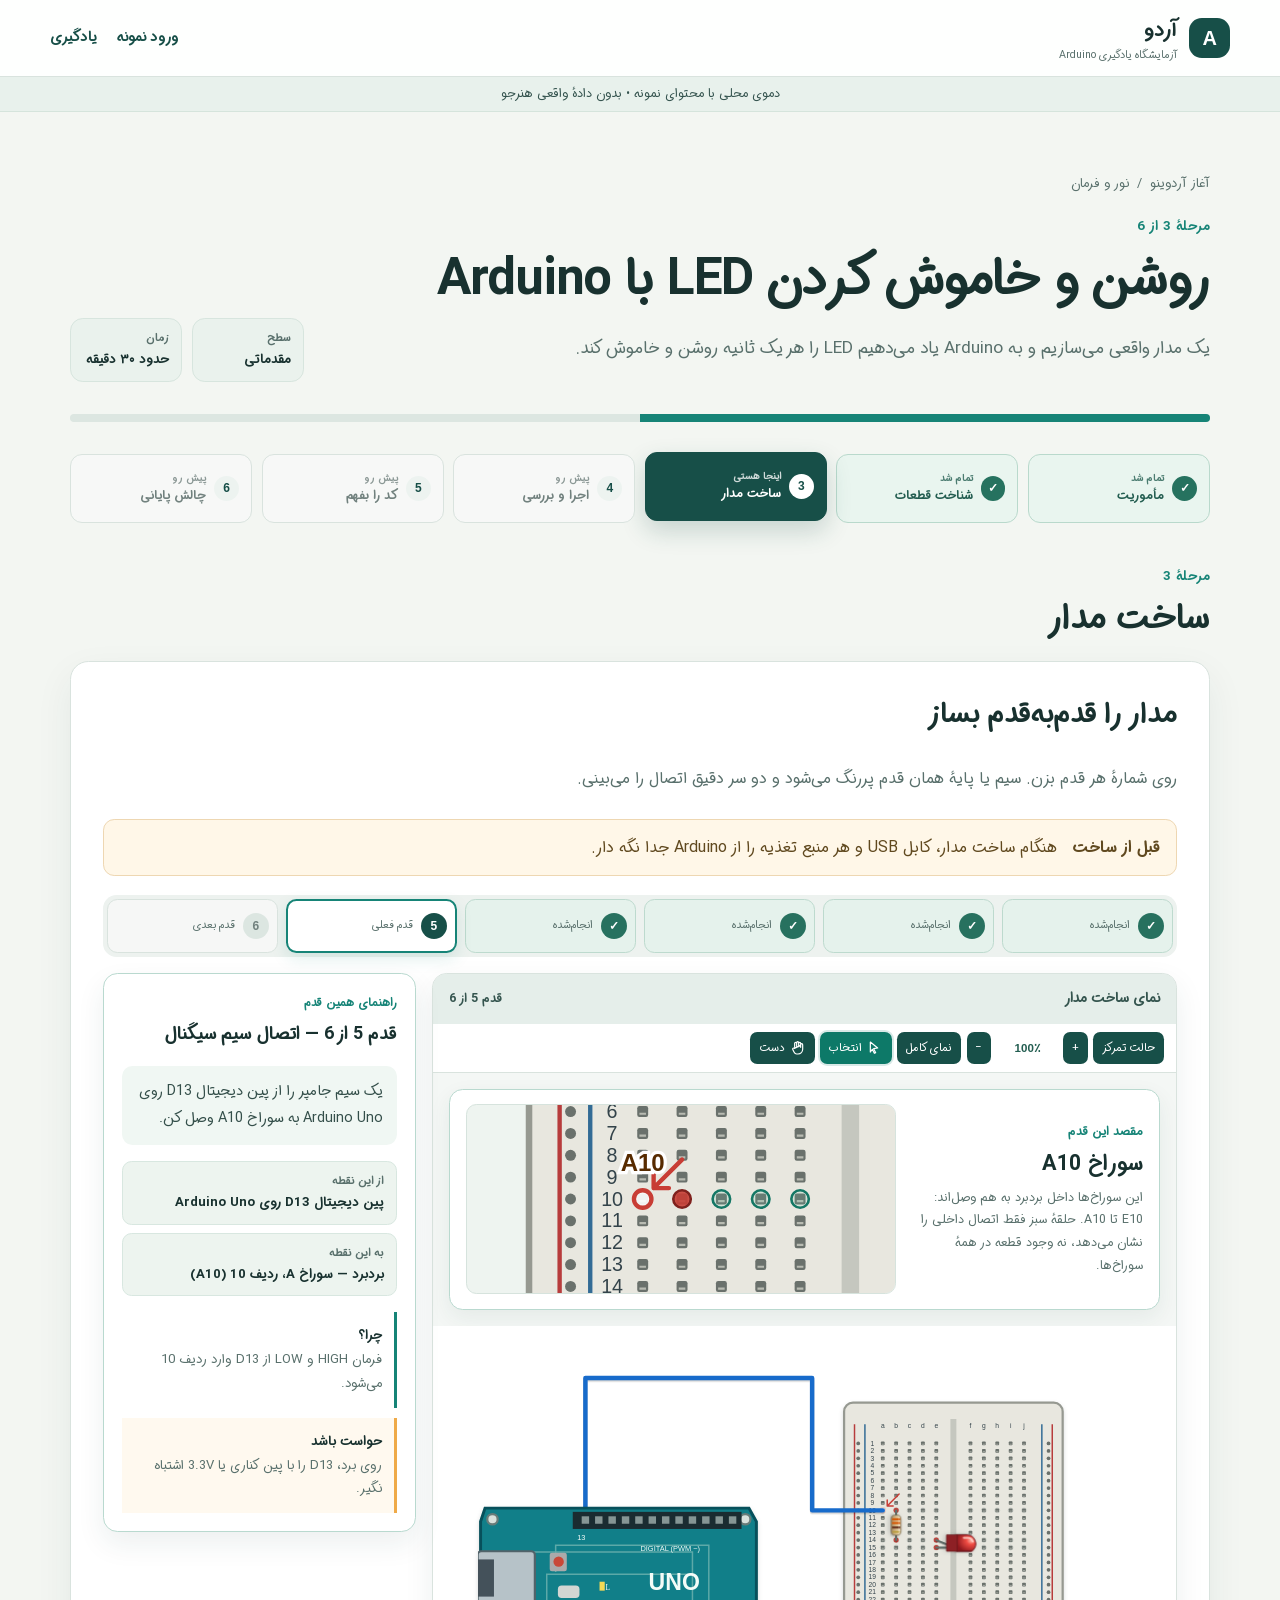
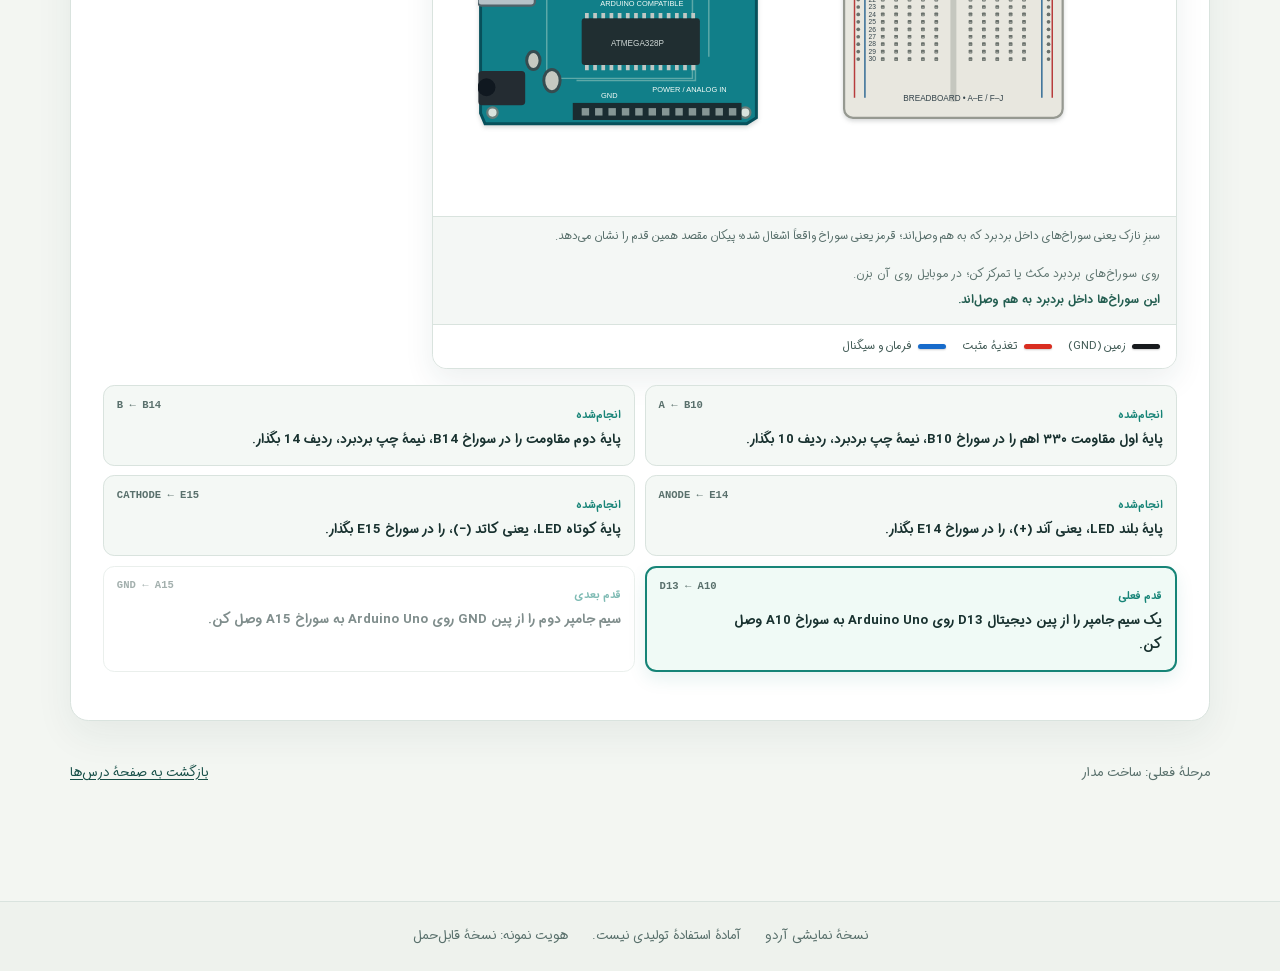
<file: lesson.blink--phase.build--step-5.html>
<!doctype html>
<html lang="fa" dir="rtl">
<head>
  <meta charset="utf-8">
  <meta name="viewport" content="width=device-width, initial-scale=1">
  <meta name="theme-color" content="#173f3a">
  <title>روشن و خاموش کردن LED با Arduino • آردو</title>
  <link rel="stylesheet" href="assets/foundation.css?v=component-terminal-inspector-v1">
  <script src="assets/copy-code.js" defer></script><script src="assets/circuit-interaction.js?v=component-terminal-inspector-v1" defer></script>
</head>
<body>
<a class="skip" href="#main">رفتن به محتوای اصلی</a>
<header class="site-header">
  <a class="brand" href="index.html" aria-label="آردو، صفحهٔ اصلی"><span class="brand-mark" aria-hidden="true">A</span><span>آردو<small>آزمایشگاه یادگیری Arduino</small></span></a>
  <nav aria-label="ناوبری اصلی"><a href="index.html">ورود نمونه</a>
  <a href="index.html">یادگیری</a>
  
  
  </nav>
</header>
<div class="fixture-notice">دموی محلی با محتوای نمونه • بدون دادهٔ واقعی هنرجو</div>
<main id="main" tabindex="-1">
<header class="lesson-head">
  <div class="breadcrumbs"><span>آغاز آردوینو</span><span aria-hidden="true">/</span><span>نور و فرمان</span></div>
  <div class="lesson-heading"><div><p class="eyebrow">مرحلهٔ 3 از 6</p><h1>روشن و خاموش کردن LED با Arduino</h1><p class="lead">یک مدار واقعی می‌سازیم و به Arduino یاد می‌دهیم LED را هر یک ثانیه روشن و خاموش کند.</p></div>
  <dl class="lesson-meta"><div><dt>سطح</dt><dd>مقدماتی</dd></div><div><dt>زمان</dt><dd>حدود ۳۰ دقیقه</dd></div></dl></div>
  <label class="sr-only" for="lesson-progress">پیشرفت مرحله‌های درس</label><progress id="lesson-progress" value="3" max="6">3 از 6</progress>
</header>
<nav class="phases" aria-label="مرحله‌های درس">
<a href="lesson.blink--phase.preview.html" class="state-complete"><span class="phase-number">✓</span><span><small>تمام شد</small>مأموریت</span></a><a href="lesson.blink--phase.explore.html" class="state-complete"><span class="phase-number">✓</span><span><small>تمام شد</small>شناخت قطعات</span></a><a href="lesson.blink--phase.build--step-1.html" class="state-current" aria-current="step"><span class="phase-number">3</span><span><small>اینجا هستی</small>ساخت مدار</span></a><a href="lesson.blink--phase.run.html" class="state-future"><span class="phase-number">4</span><span><small>پیش رو</small>اجرا و بررسی</span></a><a href="lesson.blink--phase.learn-to-code.html" class="state-future"><span class="phase-number">5</span><span><small>پیش رو</small>کد را بفهم</span></a><a href="lesson.blink--phase.mastery.html" class="state-future"><span class="phase-number">6</span><span><small>پیش رو</small>چالش پایانی</span></a>
</nav>
<section class="phase-shell" aria-labelledby="phase-title"><div class="phase-title"><p class="eyebrow">مرحلهٔ 3</p><h2 id="phase-title">ساخت مدار</h2></div>
<article class="lesson-block block-wiring" data-block-id="block.build" data-block-kind="wiring">
  <header class="block-head"><h3>مدار را قدم‌به‌قدم بساز</h3><p>روی شمارهٔ هر قدم بزن. سیم یا پایهٔ همان قدم پررنگ می‌شود و دو سر دقیق اتصال را می‌بینی.</p></header>
  
    <div class="safety-note"><strong>قبل از ساخت</strong><span>هنگام ساخت مدار، کابل USB و هر منبع تغذیه را از Arduino جدا نگه دار.</span></div>
    <nav class="build-nav" aria-label="قدم‌های ساخت"><a href="lesson.blink--phase.build--step-1.html#build-step" class="build-dot state-complete"><span>✓</span><small>انجام‌شده</small></a><a href="lesson.blink--phase.build--step-2.html#build-step" class="build-dot state-complete"><span>✓</span><small>انجام‌شده</small></a><a href="lesson.blink--phase.build--step-3.html#build-step" class="build-dot state-complete"><span>✓</span><small>انجام‌شده</small></a><a href="lesson.blink--phase.build--step-4.html#build-step" class="build-dot state-complete"><span>✓</span><small>انجام‌شده</small></a><a href="lesson.blink--phase.build--step-5.html#build-step" class="build-dot state-current" aria-current="step"><span>5</span><small>قدم فعلی</small></a><a href="lesson.blink--phase.build--step-6.html#build-step" class="build-dot state-future"><span>6</span><small>قدم بعدی</small></a></nav>
    <div class="build-layout" id="build-step">
      <section class="build-stage circuit-workspace" data-circuit-workspace aria-labelledby="circuit-title"><div class="stage-toolbar"><strong>نمای ساخت مدار</strong><span>قدم 5 از 6</span></div><div class="workspace-toolbar" role="toolbar" aria-label="ابزار نمای مدار"><button type="button" data-circuit-action="focus">حالت تمرکز</button><button type="button" data-circuit-action="zoom-in" aria-label="بزرگ‌نمایی">+</button><output data-circuit-zoom>100٪</output><button type="button" data-circuit-action="zoom-out" aria-label="کوچک‌نمایی">−</button><button type="button" data-circuit-action="fit">نمای کامل</button><button type="button" data-circuit-action="all-wires" data-all-wires aria-pressed="false" aria-label="نمایش همه سیم‌ها" title="نمایش همه سیم‌ها">نمایش همه سیم‌ها</button><button type="button" class="tool-icon" data-circuit-action="pointer" aria-label="انتخاب" title="انتخاب" aria-pressed="true"><svg viewBox="0 0 24 24" aria-hidden="true"><path d="m5 3 11 9-6 1 3 6-2 1-3-6-3 4z"/></svg><span>انتخاب</span></button><button type="button" class="tool-icon" data-circuit-action="pan" aria-label="دست / جابه‌جایی" title="دست / جابه‌جایی" aria-pressed="false"><svg viewBox="0 0 24 24" aria-hidden="true"><path d="M7 11V5a1.5 1.5 0 0 1 3 0v5m0-3V4a1.5 1.5 0 0 1 3 0v6m0-4V5a1.5 1.5 0 0 1 3 0v6m0-3V7a1.5 1.5 0 0 1 3 0v7c0 4-3 7-7 7h-2c-2 0-3-1-4-3l-2-4a1.5 1.5 0 0 1 2.5-1.5z"/></svg><span>دست</span></button><button type="button" data-circuit-action="exit" hidden>خروج</button></div><p class="focus-current-guidance" data-focus-current-guidance><strong>قدم 5:</strong> یک سیم جامپر را از پین دیجیتال D13 روی Arduino Uno به سوراخ A10 وصل کن.</p><div class="focus-step-control" data-focus-stepper><button type="button" class="focus-step-toggle" data-focus-step-toggle aria-expanded="false" aria-controls="focus-step-panel">قدم‌ها</button><nav id="focus-step-panel" class="focus-step-navigator" data-focus-step-panel aria-hidden="true" aria-label="حرکت بین قدم‌های ساخت در حالت تمرکز"><p>قدم‌های ساخت</p><ol><li><button type="button" data-focus-step="1" data-step-url="lesson.blink--phase.build--step-1.html#build-step"><bdi dir="ltr">1</bdi><span>انجام‌شده</span></button></li><li><button type="button" data-focus-step="2" data-step-url="lesson.blink--phase.build--step-2.html#build-step"><bdi dir="ltr">2</bdi><span>انجام‌شده</span></button></li><li><button type="button" data-focus-step="3" data-step-url="lesson.blink--phase.build--step-3.html#build-step"><bdi dir="ltr">3</bdi><span>انجام‌شده</span></button></li><li><button type="button" data-focus-step="4" data-step-url="lesson.blink--phase.build--step-4.html#build-step"><bdi dir="ltr">4</bdi><span>انجام‌شده</span></button></li><li><button type="button" data-focus-step="5" data-step-url="lesson.blink--phase.build--step-5.html#build-step" aria-current="step"><bdi dir="ltr">5</bdi><span>قدم فعلی</span></button></li><li><button type="button" data-focus-step="6" data-step-url="lesson.blink--phase.build--step-6.html#build-step"><bdi dir="ltr">6</bdi><span>قدم بعدی</span></button></li></ol></nav></div>
      <section class="breadboard-focus" aria-labelledby="focus-title">
        <div><p class="focus-kicker">مقصد این قدم</p><h4 id="focus-title">سوراخ <bdi dir="ltr">A10</bdi></h4><p>این سوراخ‌ها داخل بردبرد به هم وصل‌اند: <bdi dir="ltr">A10 تا E10</bdi>. حلقهٔ سبز فقط اتصال داخلی را نشان می‌دهد، نه وجود قطعه در همهٔ سوراخ‌ها.</p></div>
        <svg viewBox="530 205 185 86" role="img" aria-label="نمای بزرگ‌شدهٔ سوراخ A10 و سوراخ‌های هم‌ردیف" direction="ltr">
          <image href="assets/parts/breadboard.svg" x="550" y="100" width="300" height="430" />
          <circle class="focus-hole is-target is-occupied" cx="605" cy="248" r="4" data-connected-hole="bb:a10" data-occupied="true" /><circle class="focus-hole is-occupied" cx="623" cy="248" r="4" data-connected-hole="bb:b10" data-occupied="true" /><circle class="focus-hole" cx="641" cy="248" r="4" data-connected-hole="bb:c10" data-occupied="false" /><circle class="focus-hole" cx="659" cy="248" r="4" data-connected-hole="bb:d10" data-occupied="false" /><circle class="focus-hole" cx="677" cy="248" r="4" data-connected-hole="bb:e10" data-occupied="false" /><path class="target-arrow" d="M 623 230 L 610 243 M 610 243 l 0 -7 M 610 243 l 7 0" />
          <text class="focus-label" x="605" y="235" text-anchor="middle">A10</text>
        </svg>
      </section>
      <figure><div class="circuit-viewport" data-circuit-viewport tabindex="0"><div class="circuit-frame"><svg class="circuit" viewBox="0 0 1000 660" role="img" aria-labelledby="circuit-title circuit-desc" direction="ltr"><g class="circuit-scene" data-circuit-scene>
        <title id="circuit-title">روشن و خاموش کردن LED با Arduino</title><desc id="circuit-desc">مدار را قدم‌به‌قدم بساز — روی شمارهٔ هر قدم بزن. سیم یا پایهٔ همان قدم پررنگ می‌شود و دو سر دقیق اتصال را می‌بینی.</desc>
        <image class="circuit-surface" href="assets/parts/breadboard.svg" width="300" height="430" transform="translate(550 100) rotate(0)" data-component-id="bb" data-component-inspect data-component-label="بردبرد" tabindex="0" role="button" aria-label="بردبرد" />
        <g class="breadboard-topology"><circle class="board-hole is-occupied is-target" cx="605" cy="248" r="3.4" tabindex="0" role="button" aria-pressed="false" data-hole-id="bb:a10" data-internal-group-id="bb-group-1" data-connectivity-label="بردبرد — سوراخ A، ردیف 10" data-connectivity-members="A10، B10، C10، D10، E10" aria-label="بردبرد — سوراخ A، ردیف 10؛ نمایش اتصال داخلی" /><circle class="board-hole is-occupied" cx="623" cy="248" r="3.4" tabindex="0" role="button" aria-pressed="false" data-hole-id="bb:b10" data-internal-group-id="bb-group-1" data-connectivity-label="بردبرد — سوراخ B، ردیف 10" data-connectivity-members="A10، B10، C10، D10، E10" aria-label="بردبرد — سوراخ B، ردیف 10؛ نمایش اتصال داخلی" /><circle class="board-hole" cx="641" cy="248" r="3.4" tabindex="0" role="button" aria-pressed="false" data-hole-id="bb:c10" data-internal-group-id="bb-group-1" data-connectivity-label="بردبرد — سوراخ C، ردیف 10" data-connectivity-members="A10، B10، C10، D10، E10" aria-label="بردبرد — سوراخ C، ردیف 10؛ نمایش اتصال داخلی" /><circle class="board-hole" cx="659" cy="248" r="3.4" tabindex="0" role="button" aria-pressed="false" data-hole-id="bb:d10" data-internal-group-id="bb-group-1" data-connectivity-label="بردبرد — سوراخ D، ردیف 10" data-connectivity-members="A10، B10، C10، D10، E10" aria-label="بردبرد — سوراخ D، ردیف 10؛ نمایش اتصال داخلی" /><circle class="board-hole" cx="677" cy="248" r="3.4" tabindex="0" role="button" aria-pressed="false" data-hole-id="bb:e10" data-internal-group-id="bb-group-1" data-connectivity-label="بردبرد — سوراخ E، ردیف 10" data-connectivity-members="A10، B10، C10، D10، E10" aria-label="بردبرد — سوراخ E، ردیف 10؛ نمایش اتصال داخلی" /><circle class="board-hole" cx="605" cy="288" r="3.4" tabindex="0" role="button" aria-pressed="false" data-hole-id="bb:a14" data-internal-group-id="bb-group-2" data-connectivity-label="بردبرد — سوراخ A، ردیف 14" data-connectivity-members="A14، B14، C14، D14، E14" aria-label="بردبرد — سوراخ A، ردیف 14؛ نمایش اتصال داخلی" /><circle class="board-hole is-occupied" cx="623" cy="288" r="3.4" tabindex="0" role="button" aria-pressed="false" data-hole-id="bb:b14" data-internal-group-id="bb-group-2" data-connectivity-label="بردبرد — سوراخ B، ردیف 14" data-connectivity-members="A14، B14، C14، D14، E14" aria-label="بردبرد — سوراخ B، ردیف 14؛ نمایش اتصال داخلی" /><circle class="board-hole" cx="641" cy="288" r="3.4" tabindex="0" role="button" aria-pressed="false" data-hole-id="bb:c14" data-internal-group-id="bb-group-2" data-connectivity-label="بردبرد — سوراخ C، ردیف 14" data-connectivity-members="A14، B14، C14، D14، E14" aria-label="بردبرد — سوراخ C، ردیف 14؛ نمایش اتصال داخلی" /><circle class="board-hole" cx="659" cy="288" r="3.4" tabindex="0" role="button" aria-pressed="false" data-hole-id="bb:d14" data-internal-group-id="bb-group-2" data-connectivity-label="بردبرد — سوراخ D، ردیف 14" data-connectivity-members="A14، B14، C14، D14، E14" aria-label="بردبرد — سوراخ D، ردیف 14؛ نمایش اتصال داخلی" /><circle class="board-hole is-occupied" cx="677" cy="288" r="3.4" tabindex="0" role="button" aria-pressed="false" data-hole-id="bb:e14" data-internal-group-id="bb-group-2" data-connectivity-label="بردبرد — سوراخ E، ردیف 14" data-connectivity-members="A14، B14، C14، D14، E14" aria-label="بردبرد — سوراخ E، ردیف 14؛ نمایش اتصال داخلی" /><circle class="board-hole" cx="605" cy="298" r="3.4" tabindex="0" role="button" aria-pressed="false" data-hole-id="bb:a15" data-internal-group-id="bb-group-3" data-connectivity-label="بردبرد — سوراخ A، ردیف 15" data-connectivity-members="A15، B15، C15، D15، E15" aria-label="بردبرد — سوراخ A، ردیف 15؛ نمایش اتصال داخلی" /><circle class="board-hole" cx="623" cy="298" r="3.4" tabindex="0" role="button" aria-pressed="false" data-hole-id="bb:b15" data-internal-group-id="bb-group-3" data-connectivity-label="بردبرد — سوراخ B، ردیف 15" data-connectivity-members="A15، B15، C15، D15، E15" aria-label="بردبرد — سوراخ B، ردیف 15؛ نمایش اتصال داخلی" /><circle class="board-hole" cx="641" cy="298" r="3.4" tabindex="0" role="button" aria-pressed="false" data-hole-id="bb:c15" data-internal-group-id="bb-group-3" data-connectivity-label="بردبرد — سوراخ C، ردیف 15" data-connectivity-members="A15، B15، C15، D15، E15" aria-label="بردبرد — سوراخ C، ردیف 15؛ نمایش اتصال داخلی" /><circle class="board-hole" cx="659" cy="298" r="3.4" tabindex="0" role="button" aria-pressed="false" data-hole-id="bb:d15" data-internal-group-id="bb-group-3" data-connectivity-label="بردبرد — سوراخ D، ردیف 15" data-connectivity-members="A15، B15، C15، D15، E15" aria-label="بردبرد — سوراخ D، ردیف 15؛ نمایش اتصال داخلی" /><circle class="board-hole is-occupied" cx="677" cy="298" r="3.4" tabindex="0" role="button" aria-pressed="false" data-hole-id="bb:e15" data-internal-group-id="bb-group-3" data-connectivity-label="بردبرد — سوراخ E، ردیف 15" data-connectivity-members="A15، B15، C15، D15، E15" aria-label="بردبرد — سوراخ E، ردیف 15؛ نمایش اتصال داخلی" /><circle class="board-hole" cx="723" cy="248" r="3.4" tabindex="0" role="button" aria-pressed="false" data-hole-id="bb:f10" data-internal-group-id="bb-group-4" data-connectivity-label="بردبرد — سوراخ F، ردیف 10" data-connectivity-members="F10، G10، H10، I10، J10" aria-label="بردبرد — سوراخ F، ردیف 10؛ نمایش اتصال داخلی" /><circle class="board-hole" cx="741" cy="248" r="3.4" tabindex="0" role="button" aria-pressed="false" data-hole-id="bb:g10" data-internal-group-id="bb-group-4" data-connectivity-label="بردبرد — سوراخ G، ردیف 10" data-connectivity-members="F10، G10، H10، I10، J10" aria-label="بردبرد — سوراخ G، ردیف 10؛ نمایش اتصال داخلی" /><circle class="board-hole" cx="759" cy="248" r="3.4" tabindex="0" role="button" aria-pressed="false" data-hole-id="bb:h10" data-internal-group-id="bb-group-4" data-connectivity-label="بردبرد — سوراخ H، ردیف 10" data-connectivity-members="F10، G10، H10، I10، J10" aria-label="بردبرد — سوراخ H، ردیف 10؛ نمایش اتصال داخلی" /><circle class="board-hole" cx="777" cy="248" r="3.4" tabindex="0" role="button" aria-pressed="false" data-hole-id="bb:i10" data-internal-group-id="bb-group-4" data-connectivity-label="بردبرد — سوراخ I، ردیف 10" data-connectivity-members="F10، G10، H10، I10، J10" aria-label="بردبرد — سوراخ I، ردیف 10؛ نمایش اتصال داخلی" /><circle class="board-hole" cx="795" cy="248" r="3.4" tabindex="0" role="button" aria-pressed="false" data-hole-id="bb:j10" data-internal-group-id="bb-group-4" data-connectivity-label="بردبرد — سوراخ J، ردیف 10" data-connectivity-members="F10، G10، H10، I10، J10" aria-label="بردبرد — سوراخ J، ردیف 10؛ نمایش اتصال داخلی" /><circle class="board-hole" cx="723" cy="288" r="3.4" tabindex="0" role="button" aria-pressed="false" data-hole-id="bb:f14" data-internal-group-id="bb-group-5" data-connectivity-label="بردبرد — سوراخ F، ردیف 14" data-connectivity-members="F14، G14، H14، I14، J14" aria-label="بردبرد — سوراخ F، ردیف 14؛ نمایش اتصال داخلی" /><circle class="board-hole" cx="741" cy="288" r="3.4" tabindex="0" role="button" aria-pressed="false" data-hole-id="bb:g14" data-internal-group-id="bb-group-5" data-connectivity-label="بردبرد — سوراخ G، ردیف 14" data-connectivity-members="F14، G14، H14، I14، J14" aria-label="بردبرد — سوراخ G، ردیف 14؛ نمایش اتصال داخلی" /><circle class="board-hole" cx="759" cy="288" r="3.4" tabindex="0" role="button" aria-pressed="false" data-hole-id="bb:h14" data-internal-group-id="bb-group-5" data-connectivity-label="بردبرد — سوراخ H، ردیف 14" data-connectivity-members="F14، G14، H14، I14، J14" aria-label="بردبرد — سوراخ H، ردیف 14؛ نمایش اتصال داخلی" /><circle class="board-hole" cx="777" cy="288" r="3.4" tabindex="0" role="button" aria-pressed="false" data-hole-id="bb:i14" data-internal-group-id="bb-group-5" data-connectivity-label="بردبرد — سوراخ I، ردیف 14" data-connectivity-members="F14، G14، H14، I14، J14" aria-label="بردبرد — سوراخ I، ردیف 14؛ نمایش اتصال داخلی" /><circle class="board-hole" cx="795" cy="288" r="3.4" tabindex="0" role="button" aria-pressed="false" data-hole-id="bb:j14" data-internal-group-id="bb-group-5" data-connectivity-label="بردبرد — سوراخ J، ردیف 14" data-connectivity-members="F14، G14، H14، I14، J14" aria-label="بردبرد — سوراخ J، ردیف 14؛ نمایش اتصال داخلی" /><circle class="board-hole" cx="723" cy="298" r="3.4" tabindex="0" role="button" aria-pressed="false" data-hole-id="bb:f15" data-internal-group-id="bb-group-6" data-connectivity-label="بردبرد — سوراخ F، ردیف 15" data-connectivity-members="F15، G15، H15، I15، J15" aria-label="بردبرد — سوراخ F، ردیف 15؛ نمایش اتصال داخلی" /><circle class="board-hole" cx="741" cy="298" r="3.4" tabindex="0" role="button" aria-pressed="false" data-hole-id="bb:g15" data-internal-group-id="bb-group-6" data-connectivity-label="بردبرد — سوراخ G، ردیف 15" data-connectivity-members="F15، G15، H15، I15، J15" aria-label="بردبرد — سوراخ G، ردیف 15؛ نمایش اتصال داخلی" /><circle class="board-hole" cx="759" cy="298" r="3.4" tabindex="0" role="button" aria-pressed="false" data-hole-id="bb:h15" data-internal-group-id="bb-group-6" data-connectivity-label="بردبرد — سوراخ H، ردیف 15" data-connectivity-members="F15، G15، H15، I15، J15" aria-label="بردبرد — سوراخ H، ردیف 15؛ نمایش اتصال داخلی" /><circle class="board-hole" cx="777" cy="298" r="3.4" tabindex="0" role="button" aria-pressed="false" data-hole-id="bb:i15" data-internal-group-id="bb-group-6" data-connectivity-label="بردبرد — سوراخ I، ردیف 15" data-connectivity-members="F15، G15، H15، I15، J15" aria-label="بردبرد — سوراخ I، ردیف 15؛ نمایش اتصال داخلی" /><circle class="board-hole" cx="795" cy="298" r="3.4" tabindex="0" role="button" aria-pressed="false" data-hole-id="bb:j15" data-internal-group-id="bb-group-6" data-connectivity-label="بردبرد — سوراخ J، ردیف 15" data-connectivity-members="F15، G15، H15، I15، J15" aria-label="بردبرد — سوراخ J، ردیف 15؛ نمایش اتصال داخلی" /></g>
        <g class="projection-coordinate" data-projection-edge="wire.signal" data-start="205,261" data-end="605,248" aria-hidden="true"></g><polyline class="wire wire-role-signal state-current" stroke="#176bcb" points="205,261 205,70 510,70 510,248 605,248" data-wire-inspect data-edge-id="wire.signal" data-related-component-ids="bb resistor uno" data-related-terminal-ids="bb:a10 bb:b10 resistor:a uno:d13" data-related-lead-ids="insert.resistor-a" data-related-hole-ids="bb:a10 bb:b10 bb:c10 bb:d10 bb:e10" data-inspection="این سیم از پین دیجیتال D13 روی Arduino Uno وارد بردبرد — سوراخ A، ردیف 10 (A10) می‌شود و به پایهٔ اول مقاومت 330 اهم می‌رسد." tabindex="0" role="button" aria-label="بازبینی اتصال: این سیم از پین دیجیتال D13 روی Arduino Uno وارد بردبرد — سوراخ A، ردیف 10 (A10) می‌شود و به پایهٔ اول مقاومت 330 اهم می‌رسد." /><g class="projection-coordinate" data-projection-edge="insert.resistor-a" data-start="623,248" data-end="623,248" aria-hidden="true"></g><line class="component-lead state-complete" x1="623.0" y1="259.0" x2="623" y2="248" data-body-exit-x="623.0" data-body-exit-y="259.0" data-endpoint-hole-id="bb:b10" data-wire-inspect data-edge-id="insert.resistor-a" data-lead-id="insert.resistor-a" data-component-id="resistor" data-component-label="مقاومت 330 اهم" data-terminal-id="resistor:a" data-connector-id="a" data-electrical-role="passive" data-related-component-ids="bb resistor uno" data-related-terminal-ids="bb:a10 bb:b10 resistor:a uno:d13" data-related-lead-ids="insert.resistor-a" data-related-hole-ids="bb:a10 bb:b10 bb:c10 bb:d10 bb:e10" data-inspection="این سیم از پایهٔ اول مقاومت 330 اهم به بردبرد — سوراخ B، ردیف 10 (B10) وصل شده است." data-terminal-inspect data-terminal-label="پایهٔ اول مقاومت 330 اهم" tabindex="0" role="button" aria-label="پایهٔ اول مقاومت 330 اهم" /><g class="projection-coordinate" data-projection-edge="insert.resistor-b" data-start="623,288" data-end="623,288" aria-hidden="true"></g><line class="component-lead state-complete" x1="623.0" y1="277.0" x2="623" y2="288" data-body-exit-x="623.0" data-body-exit-y="277.0" data-endpoint-hole-id="bb:b14" data-wire-inspect data-edge-id="insert.resistor-b" data-lead-id="insert.resistor-b" data-component-id="resistor" data-component-label="مقاومت 330 اهم" data-terminal-id="resistor:b" data-connector-id="b" data-electrical-role="passive" data-related-component-ids="bb led resistor" data-related-terminal-ids="bb:b14 bb:e14 led:anode resistor:b" data-related-lead-ids="insert.led-a insert.resistor-b" data-related-hole-ids="bb:a14 bb:b14 bb:c14 bb:d14 bb:e14" data-inspection="این سیم از پایهٔ دوم مقاومت 330 اهم وارد بردبرد — سوراخ B، ردیف 14 (B14) می‌شود و به LED قرمز، پایه مثبت LED (آند) می‌رسد." data-terminal-inspect data-terminal-label="پایهٔ دوم مقاومت 330 اهم" tabindex="0" role="button" aria-label="پایهٔ دوم مقاومت 330 اهم" /><g class="projection-coordinate" data-projection-edge="insert.led-a" data-start="677,288" data-end="677,288" aria-hidden="true"></g><line class="component-lead state-complete" x1="690.75" y1="293.5" x2="677" y2="288" data-body-exit-x="690.75" data-body-exit-y="293.5" data-endpoint-hole-id="bb:e14" data-wire-inspect data-edge-id="insert.led-a" data-lead-id="insert.led-a" data-component-id="led" data-component-label="LED قرمز" data-terminal-id="led:anode" data-connector-id="anode" data-electrical-role="passive" data-related-component-ids="bb led resistor" data-related-terminal-ids="bb:b14 bb:e14 led:anode resistor:b" data-related-lead-ids="insert.led-a insert.resistor-b" data-related-hole-ids="bb:a14 bb:b14 bb:c14 bb:d14 bb:e14" data-inspection="این سیم از LED قرمز، پایه مثبت LED (آند) وارد بردبرد — سوراخ E، ردیف 14 (E14) می‌شود و به پایهٔ دوم مقاومت 330 اهم می‌رسد." data-terminal-inspect data-terminal-label="پایه مثبت LED (آند)" tabindex="0" role="button" aria-label="پایه مثبت LED (آند)" /><g class="projection-coordinate" data-projection-edge="insert.led-k" data-start="677,298" data-end="677,298" aria-hidden="true"></g><line class="component-lead state-complete" x1="690.75" y1="298.0" x2="677" y2="298" data-body-exit-x="690.75" data-body-exit-y="298.0" data-endpoint-hole-id="bb:e15" data-wire-inspect data-edge-id="insert.led-k" data-lead-id="insert.led-k" data-component-id="led" data-component-label="LED قرمز" data-terminal-id="led:cathode" data-connector-id="cathode" data-electrical-role="passive" data-related-component-ids="bb led uno" data-related-terminal-ids="bb:a15 bb:e15 led:cathode uno:gnd" data-related-lead-ids="insert.led-k" data-related-hole-ids="bb:a15 bb:b15 bb:c15 bb:d15 bb:e15" data-inspection="این سیم از LED قرمز، پایه منفی LED (کاتد) به بردبرد — سوراخ E، ردیف 15 (E15) وصل شده است." data-terminal-inspect data-terminal-label="پایه منفی LED (کاتد)" tabindex="0" role="button" aria-label="پایه منفی LED (کاتد)" /><g class="projection-coordinate" data-projection-edge="wire.ground" data-start="242,519" data-end="605,298" aria-hidden="true"></g>
        <image class="circuit-component" href="assets/parts/uno.svg" width="380" height="300" transform="translate(60 240) rotate(0)" data-component-id="uno" data-component-inspect data-component-label="Arduino Uno" tabindex="0" role="button" aria-label="Arduino Uno" /><image class="circuit-component" href="assets/parts/resistor.svg" width="40" height="30" transform="translate(638 248) rotate(90)" data-component-id="resistor" data-component-inspect data-component-label="مقاومت 330 اهم" tabindex="0" role="button" aria-label="مقاومت 330 اهم" /><image class="circuit-component" href="assets/parts/led.svg" width="60" height="80" transform="translate(742 268) rotate(90)" data-component-id="led" data-component-inspect data-component-label="LED قرمز" tabindex="0" role="button" aria-label="LED قرمز" />
        <circle class="component-terminal-target" cx="205" cy="261" r="9" data-terminal-inspect data-component-id="uno" data-component-label="Arduino Uno" data-terminal-id="uno:d13" data-connector-id="d13" data-terminal-label="پین دیجیتال D13 روی Arduino Uno" data-electrical-role="signal" tabindex="0" role="button" aria-label="پین دیجیتال D13 روی Arduino Uno" /><circle class="component-terminal-target" cx="242" cy="519" r="9" data-terminal-inspect data-component-id="uno" data-component-label="Arduino Uno" data-terminal-id="uno:gnd" data-connector-id="gnd" data-terminal-label="پین GND روی Arduino Uno" data-electrical-role="ground" tabindex="0" role="button" aria-label="پین GND روی Arduino Uno" />
        <path class="target-arrow" d="M 627 226 L 611 242 M 611 242 l 0 -8 M 611 242 l 8 0" /></g></svg></div></div><figcaption>سبزِ نازک یعنی سوراخ‌های داخل بردبرد که به هم وصل‌اند؛ قرمز یعنی سوراخ واقعاً اشغال شده؛ پیکان مقصد همین قدم را نشان می‌دهد.</figcaption></figure>
      <p class="connectivity-help">روی سوراخ‌های بردبرد مکث یا تمرکز کن؛ در موبایل روی آن بزن. <span id="connectivity-status" role="status" aria-live="polite">این سوراخ‌ها داخل بردبرد به هم وصل‌اند.</span></p>
      <div class="workspace-inspection-layer" data-workspace-inspection-layer hidden><p class="wire-inspection" data-wire-inspection role="status" aria-live="polite" hidden></p></div>
      <div class="wire-legend" aria-label="راهنمای رنگ سیم‌ها"><span><i class="ground"></i>زمین (GND)</span><span><i class="positive"></i>تغذیهٔ مثبت</span><span><i class="signal"></i>فرمان و سیگنال</span></div></section>
      <aside class="current-step"><p class="step-state">راهنمای همین قدم</p><h3>قدم 5 از 6 — اتصال سیم سیگنال</h3><p class="current-action">یک سیم جامپر را از پین دیجیتال D13 روی Arduino Uno به سوراخ A10 وصل کن.</p>
        <dl class="endpoint-pair"><div><dt>از این نقطه</dt><dd>پین دیجیتال D13 روی Arduino Uno</dd></div><div><dt>به این نقطه</dt><dd>بردبرد — سوراخ A، ردیف 10 (A10)</dd></div></dl>
        <div class="why"><strong>چرا؟</strong><p>فرمان HIGH و LOW از D13 وارد ردیف 10 می‌شود.</p></div><div class="mistake"><strong>حواست باشد</strong><p>روی برد، D13 را با پین کناری یا 3.3V اشتباه نگیر.</p></div>
      </aside>
    </div>
    <ol class="build-list"><li class="state-complete" data-build-edge="insert.resistor-a"><div><span>انجام‌شده</span><h4>پایهٔ اول مقاومت ۳۳۰ اهم را در سوراخ B10، نیمهٔ چپ بردبرد، ردیف 10 بگذار.</h4></div><p><bdi dir="ltr">A</bdi> ← <bdi dir="ltr">B10</bdi></p></li><li class="state-complete" data-build-edge="insert.resistor-b"><div><span>انجام‌شده</span><h4>پایهٔ دوم مقاومت را در سوراخ B14، نیمهٔ چپ بردبرد، ردیف 14 بگذار.</h4></div><p><bdi dir="ltr">B</bdi> ← <bdi dir="ltr">B14</bdi></p></li><li class="state-complete" data-build-edge="insert.led-a"><div><span>انجام‌شده</span><h4>پایهٔ بلند LED، یعنی آند (+)، را در سوراخ E14 بگذار.</h4></div><p><bdi dir="ltr">ANODE</bdi> ← <bdi dir="ltr">E14</bdi></p></li><li class="state-complete" data-build-edge="insert.led-k"><div><span>انجام‌شده</span><h4>پایهٔ کوتاه LED، یعنی کاتد (−)، را در سوراخ E15 بگذار.</h4></div><p><bdi dir="ltr">CATHODE</bdi> ← <bdi dir="ltr">E15</bdi></p></li><li class="state-current" data-build-edge="wire.signal"><div><span>قدم فعلی</span><h4>یک سیم جامپر را از پین دیجیتال D13 روی Arduino Uno به سوراخ A10 وصل کن.</h4></div><p><bdi dir="ltr">D13</bdi> ← <bdi dir="ltr">A10</bdi></p></li><li class="state-future" data-build-edge="wire.ground"><div><span>قدم بعدی</span><h4>سیم جامپر دوم را از پین GND روی Arduino Uno به سوراخ A15 وصل کن.</h4></div><p><bdi dir="ltr">GND</bdi> ← <bdi dir="ltr">A15</bdi></p></li></ol>
    
  
</article>
</section>
<nav class="lesson-footer-nav" aria-label="حرکت بین مرحله‌ها"><span>مرحلهٔ فعلی: ساخت مدار</span><a href="index.html">بازگشت به صفحهٔ درس‌ها</a></nav>
</main>
<footer><span>نسخهٔ نمایشی آردو</span><span>آمادهٔ استفادهٔ تولیدی نیست.</span><span>هویت نمونه: نسخهٔ قابل‌حمل</span></footer>
</body></html>
</file>
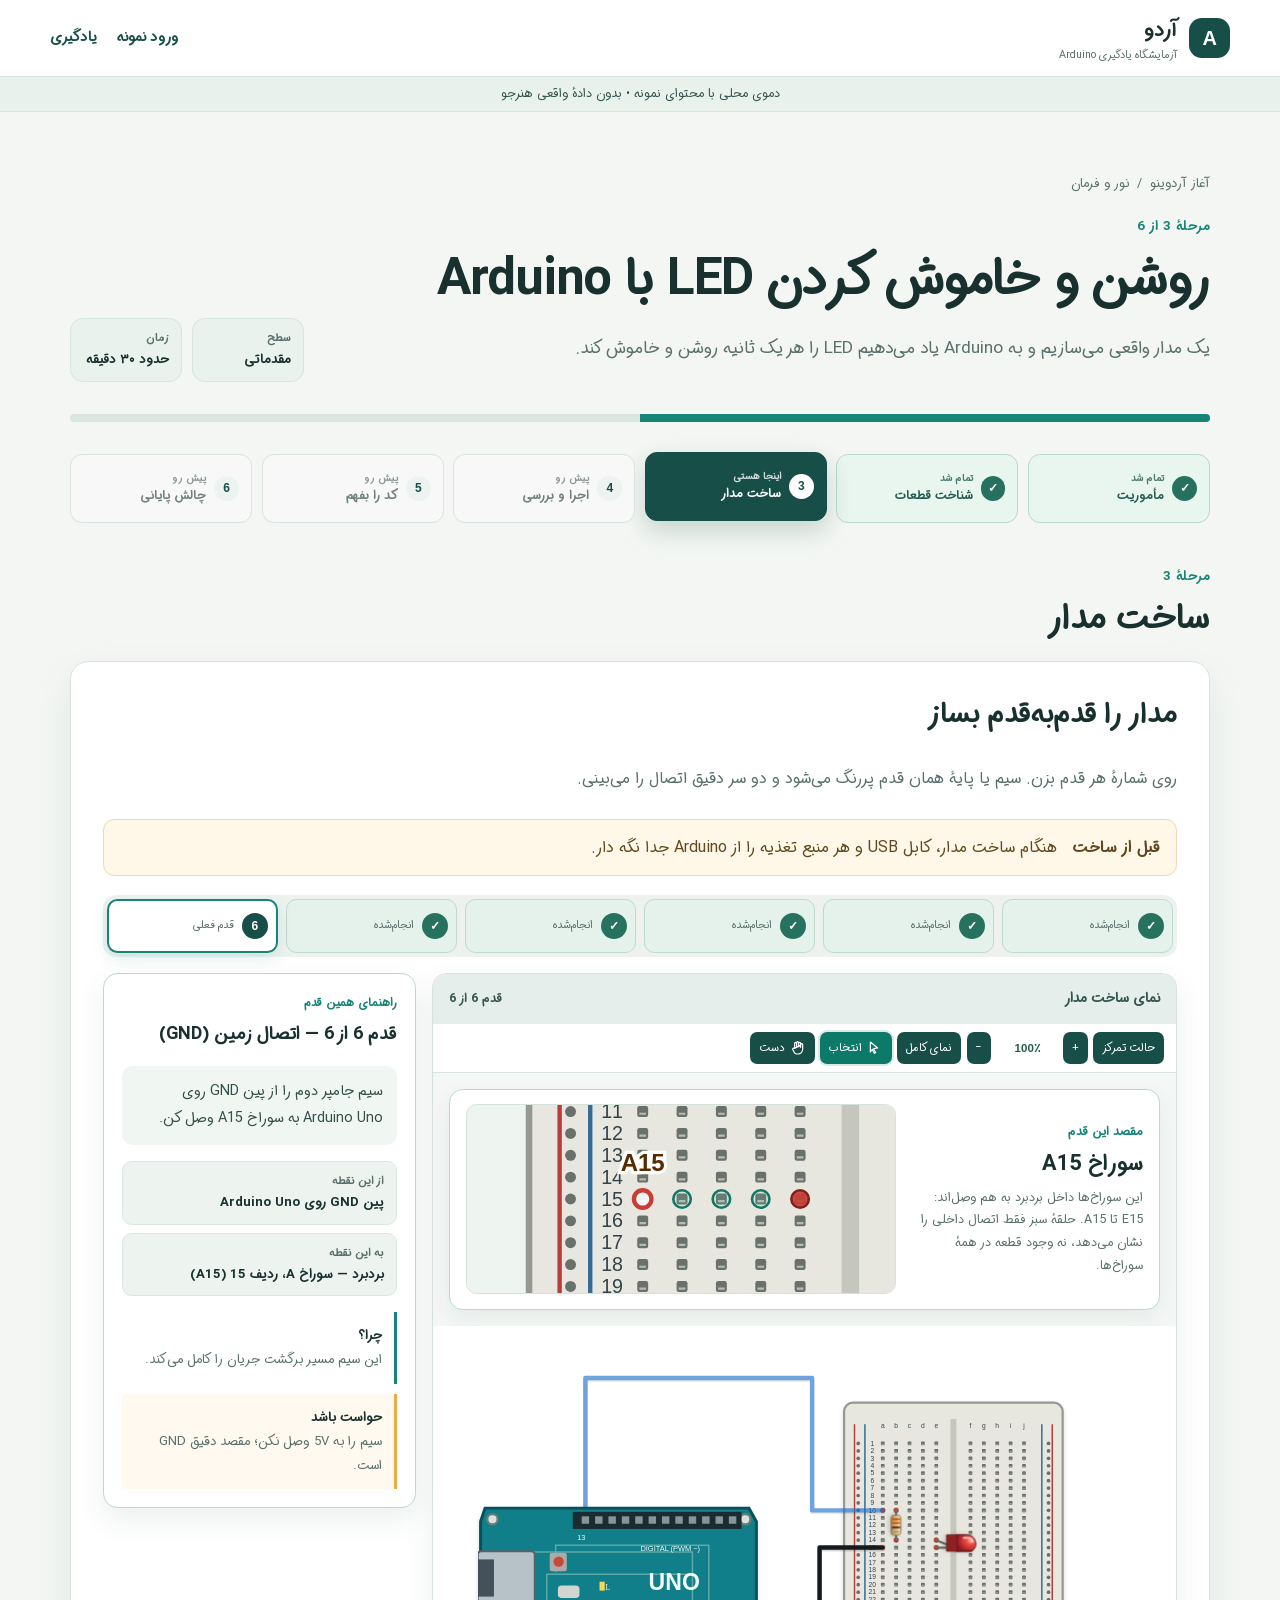
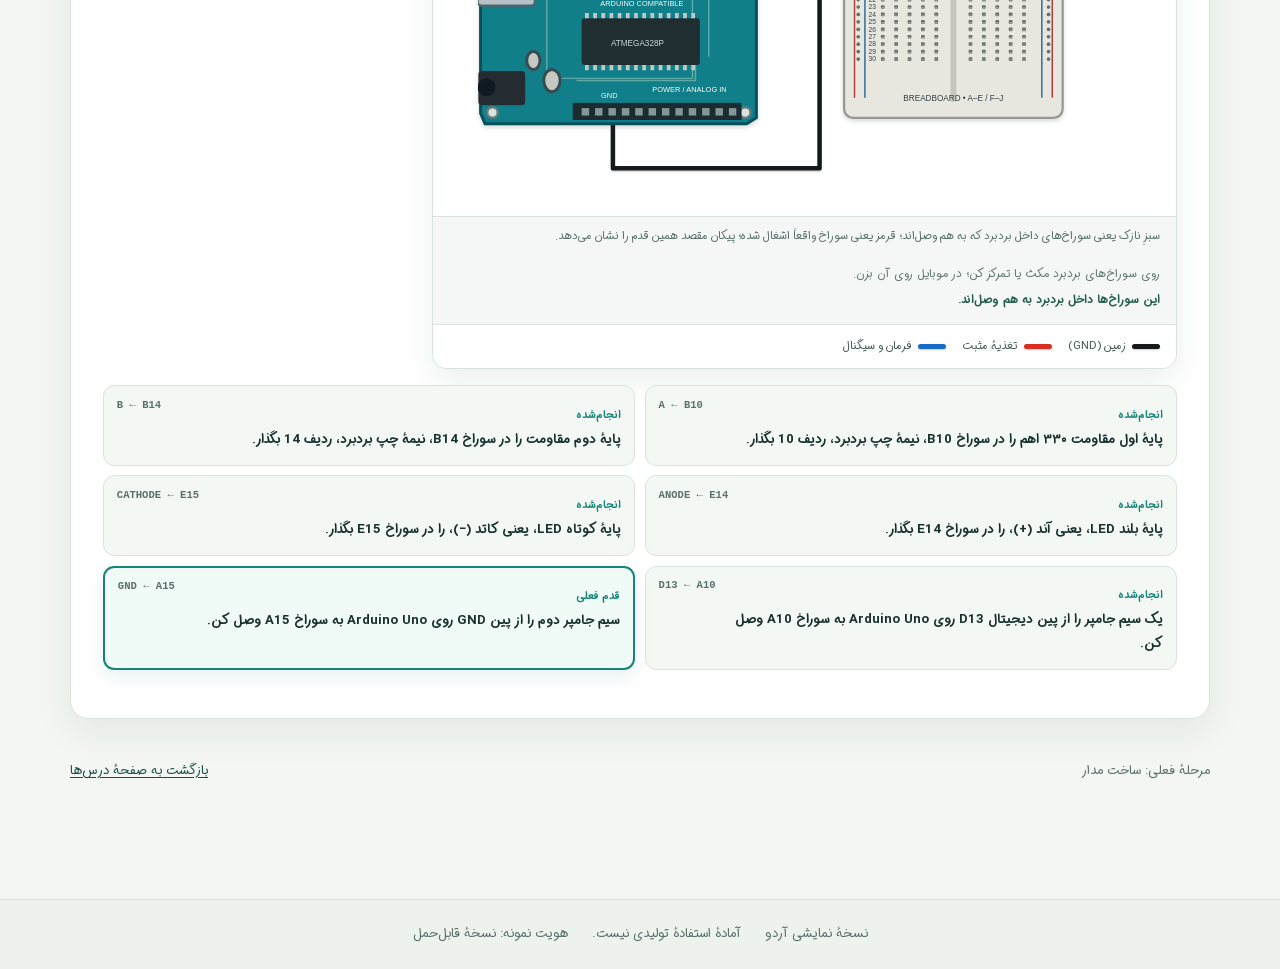
<file: lesson.blink--phase.build--step-6.html>
<!doctype html>
<html lang="fa" dir="rtl">
<head>
  <meta charset="utf-8">
  <meta name="viewport" content="width=device-width, initial-scale=1">
  <meta name="theme-color" content="#173f3a">
  <title>روشن و خاموش کردن LED با Arduino • آردو</title>
  <link rel="stylesheet" href="assets/foundation.css?v=component-terminal-inspector-v1">
  <script src="assets/copy-code.js" defer></script><script src="assets/circuit-interaction.js?v=component-terminal-inspector-v1" defer></script>
</head>
<body>
<a class="skip" href="#main">رفتن به محتوای اصلی</a>
<header class="site-header">
  <a class="brand" href="index.html" aria-label="آردو، صفحهٔ اصلی"><span class="brand-mark" aria-hidden="true">A</span><span>آردو<small>آزمایشگاه یادگیری Arduino</small></span></a>
  <nav aria-label="ناوبری اصلی"><a href="index.html">ورود نمونه</a>
  <a href="index.html">یادگیری</a>
  
  
  </nav>
</header>
<div class="fixture-notice">دموی محلی با محتوای نمونه • بدون دادهٔ واقعی هنرجو</div>
<main id="main" tabindex="-1">
<header class="lesson-head">
  <div class="breadcrumbs"><span>آغاز آردوینو</span><span aria-hidden="true">/</span><span>نور و فرمان</span></div>
  <div class="lesson-heading"><div><p class="eyebrow">مرحلهٔ 3 از 6</p><h1>روشن و خاموش کردن LED با Arduino</h1><p class="lead">یک مدار واقعی می‌سازیم و به Arduino یاد می‌دهیم LED را هر یک ثانیه روشن و خاموش کند.</p></div>
  <dl class="lesson-meta"><div><dt>سطح</dt><dd>مقدماتی</dd></div><div><dt>زمان</dt><dd>حدود ۳۰ دقیقه</dd></div></dl></div>
  <label class="sr-only" for="lesson-progress">پیشرفت مرحله‌های درس</label><progress id="lesson-progress" value="3" max="6">3 از 6</progress>
</header>
<nav class="phases" aria-label="مرحله‌های درس">
<a href="lesson.blink--phase.preview.html" class="state-complete"><span class="phase-number">✓</span><span><small>تمام شد</small>مأموریت</span></a><a href="lesson.blink--phase.explore.html" class="state-complete"><span class="phase-number">✓</span><span><small>تمام شد</small>شناخت قطعات</span></a><a href="lesson.blink--phase.build--step-1.html" class="state-current" aria-current="step"><span class="phase-number">3</span><span><small>اینجا هستی</small>ساخت مدار</span></a><a href="lesson.blink--phase.run.html" class="state-future"><span class="phase-number">4</span><span><small>پیش رو</small>اجرا و بررسی</span></a><a href="lesson.blink--phase.learn-to-code.html" class="state-future"><span class="phase-number">5</span><span><small>پیش رو</small>کد را بفهم</span></a><a href="lesson.blink--phase.mastery.html" class="state-future"><span class="phase-number">6</span><span><small>پیش رو</small>چالش پایانی</span></a>
</nav>
<section class="phase-shell" aria-labelledby="phase-title"><div class="phase-title"><p class="eyebrow">مرحلهٔ 3</p><h2 id="phase-title">ساخت مدار</h2></div>
<article class="lesson-block block-wiring" data-block-id="block.build" data-block-kind="wiring">
  <header class="block-head"><h3>مدار را قدم‌به‌قدم بساز</h3><p>روی شمارهٔ هر قدم بزن. سیم یا پایهٔ همان قدم پررنگ می‌شود و دو سر دقیق اتصال را می‌بینی.</p></header>
  
    <div class="safety-note"><strong>قبل از ساخت</strong><span>هنگام ساخت مدار، کابل USB و هر منبع تغذیه را از Arduino جدا نگه دار.</span></div>
    <nav class="build-nav" aria-label="قدم‌های ساخت"><a href="lesson.blink--phase.build--step-1.html#build-step" class="build-dot state-complete"><span>✓</span><small>انجام‌شده</small></a><a href="lesson.blink--phase.build--step-2.html#build-step" class="build-dot state-complete"><span>✓</span><small>انجام‌شده</small></a><a href="lesson.blink--phase.build--step-3.html#build-step" class="build-dot state-complete"><span>✓</span><small>انجام‌شده</small></a><a href="lesson.blink--phase.build--step-4.html#build-step" class="build-dot state-complete"><span>✓</span><small>انجام‌شده</small></a><a href="lesson.blink--phase.build--step-5.html#build-step" class="build-dot state-complete"><span>✓</span><small>انجام‌شده</small></a><a href="lesson.blink--phase.build--step-6.html#build-step" class="build-dot state-current" aria-current="step"><span>6</span><small>قدم فعلی</small></a></nav>
    <div class="build-layout" id="build-step">
      <section class="build-stage circuit-workspace" data-circuit-workspace aria-labelledby="circuit-title"><div class="stage-toolbar"><strong>نمای ساخت مدار</strong><span>قدم 6 از 6</span></div><div class="workspace-toolbar" role="toolbar" aria-label="ابزار نمای مدار"><button type="button" data-circuit-action="focus">حالت تمرکز</button><button type="button" data-circuit-action="zoom-in" aria-label="بزرگ‌نمایی">+</button><output data-circuit-zoom>100٪</output><button type="button" data-circuit-action="zoom-out" aria-label="کوچک‌نمایی">−</button><button type="button" data-circuit-action="fit">نمای کامل</button><button type="button" data-circuit-action="all-wires" data-all-wires aria-pressed="false" aria-label="نمایش همه سیم‌ها" title="نمایش همه سیم‌ها">نمایش همه سیم‌ها</button><button type="button" class="tool-icon" data-circuit-action="pointer" aria-label="انتخاب" title="انتخاب" aria-pressed="true"><svg viewBox="0 0 24 24" aria-hidden="true"><path d="m5 3 11 9-6 1 3 6-2 1-3-6-3 4z"/></svg><span>انتخاب</span></button><button type="button" class="tool-icon" data-circuit-action="pan" aria-label="دست / جابه‌جایی" title="دست / جابه‌جایی" aria-pressed="false"><svg viewBox="0 0 24 24" aria-hidden="true"><path d="M7 11V5a1.5 1.5 0 0 1 3 0v5m0-3V4a1.5 1.5 0 0 1 3 0v6m0-4V5a1.5 1.5 0 0 1 3 0v6m0-3V7a1.5 1.5 0 0 1 3 0v7c0 4-3 7-7 7h-2c-2 0-3-1-4-3l-2-4a1.5 1.5 0 0 1 2.5-1.5z"/></svg><span>دست</span></button><button type="button" data-circuit-action="exit" hidden>خروج</button></div><p class="focus-current-guidance" data-focus-current-guidance><strong>قدم 6:</strong> سیم جامپر دوم را از پین GND روی Arduino Uno به سوراخ A15 وصل کن.</p><div class="focus-step-control" data-focus-stepper><button type="button" class="focus-step-toggle" data-focus-step-toggle aria-expanded="false" aria-controls="focus-step-panel">قدم‌ها</button><nav id="focus-step-panel" class="focus-step-navigator" data-focus-step-panel aria-hidden="true" aria-label="حرکت بین قدم‌های ساخت در حالت تمرکز"><p>قدم‌های ساخت</p><ol><li><button type="button" data-focus-step="1" data-step-url="lesson.blink--phase.build--step-1.html#build-step"><bdi dir="ltr">1</bdi><span>انجام‌شده</span></button></li><li><button type="button" data-focus-step="2" data-step-url="lesson.blink--phase.build--step-2.html#build-step"><bdi dir="ltr">2</bdi><span>انجام‌شده</span></button></li><li><button type="button" data-focus-step="3" data-step-url="lesson.blink--phase.build--step-3.html#build-step"><bdi dir="ltr">3</bdi><span>انجام‌شده</span></button></li><li><button type="button" data-focus-step="4" data-step-url="lesson.blink--phase.build--step-4.html#build-step"><bdi dir="ltr">4</bdi><span>انجام‌شده</span></button></li><li><button type="button" data-focus-step="5" data-step-url="lesson.blink--phase.build--step-5.html#build-step"><bdi dir="ltr">5</bdi><span>انجام‌شده</span></button></li><li><button type="button" data-focus-step="6" data-step-url="lesson.blink--phase.build--step-6.html#build-step" aria-current="step"><bdi dir="ltr">6</bdi><span>قدم فعلی</span></button></li></ol></nav></div>
      <section class="breadboard-focus" aria-labelledby="focus-title">
        <div><p class="focus-kicker">مقصد این قدم</p><h4 id="focus-title">سوراخ <bdi dir="ltr">A15</bdi></h4><p>این سوراخ‌ها داخل بردبرد به هم وصل‌اند: <bdi dir="ltr">A15 تا E15</bdi>. حلقهٔ سبز فقط اتصال داخلی را نشان می‌دهد، نه وجود قطعه در همهٔ سوراخ‌ها.</p></div>
        <svg viewBox="530 255 185 86" role="img" aria-label="نمای بزرگ‌شدهٔ سوراخ A15 و سوراخ‌های هم‌ردیف" direction="ltr">
          <image href="assets/parts/breadboard.svg" x="550" y="100" width="300" height="430" />
          <circle class="focus-hole is-target is-occupied" cx="605" cy="298" r="4" data-connected-hole="bb:a15" data-occupied="true" /><circle class="focus-hole" cx="623" cy="298" r="4" data-connected-hole="bb:b15" data-occupied="false" /><circle class="focus-hole" cx="641" cy="298" r="4" data-connected-hole="bb:c15" data-occupied="false" /><circle class="focus-hole" cx="659" cy="298" r="4" data-connected-hole="bb:d15" data-occupied="false" /><circle class="focus-hole is-occupied" cx="677" cy="298" r="4" data-connected-hole="bb:e15" data-occupied="true" />
          <text class="focus-label" x="605" y="285" text-anchor="middle">A15</text>
        </svg>
      </section>
      <figure><div class="circuit-viewport" data-circuit-viewport tabindex="0"><div class="circuit-frame"><svg class="circuit" viewBox="0 0 1000 660" role="img" aria-labelledby="circuit-title circuit-desc" direction="ltr"><g class="circuit-scene" data-circuit-scene>
        <title id="circuit-title">روشن و خاموش کردن LED با Arduino</title><desc id="circuit-desc">مدار را قدم‌به‌قدم بساز — روی شمارهٔ هر قدم بزن. سیم یا پایهٔ همان قدم پررنگ می‌شود و دو سر دقیق اتصال را می‌بینی.</desc>
        <image class="circuit-surface" href="assets/parts/breadboard.svg" width="300" height="430" transform="translate(550 100) rotate(0)" data-component-id="bb" data-component-inspect data-component-label="بردبرد" tabindex="0" role="button" aria-label="بردبرد" />
        <g class="breadboard-topology"><circle class="board-hole is-occupied" cx="605" cy="248" r="3.4" tabindex="0" role="button" aria-pressed="false" data-hole-id="bb:a10" data-internal-group-id="bb-group-1" data-connectivity-label="بردبرد — سوراخ A، ردیف 10" data-connectivity-members="A10، B10، C10، D10، E10" aria-label="بردبرد — سوراخ A، ردیف 10؛ نمایش اتصال داخلی" /><circle class="board-hole is-occupied" cx="623" cy="248" r="3.4" tabindex="0" role="button" aria-pressed="false" data-hole-id="bb:b10" data-internal-group-id="bb-group-1" data-connectivity-label="بردبرد — سوراخ B، ردیف 10" data-connectivity-members="A10، B10، C10، D10، E10" aria-label="بردبرد — سوراخ B، ردیف 10؛ نمایش اتصال داخلی" /><circle class="board-hole" cx="641" cy="248" r="3.4" tabindex="0" role="button" aria-pressed="false" data-hole-id="bb:c10" data-internal-group-id="bb-group-1" data-connectivity-label="بردبرد — سوراخ C، ردیف 10" data-connectivity-members="A10، B10، C10، D10، E10" aria-label="بردبرد — سوراخ C، ردیف 10؛ نمایش اتصال داخلی" /><circle class="board-hole" cx="659" cy="248" r="3.4" tabindex="0" role="button" aria-pressed="false" data-hole-id="bb:d10" data-internal-group-id="bb-group-1" data-connectivity-label="بردبرد — سوراخ D، ردیف 10" data-connectivity-members="A10، B10، C10، D10، E10" aria-label="بردبرد — سوراخ D، ردیف 10؛ نمایش اتصال داخلی" /><circle class="board-hole" cx="677" cy="248" r="3.4" tabindex="0" role="button" aria-pressed="false" data-hole-id="bb:e10" data-internal-group-id="bb-group-1" data-connectivity-label="بردبرد — سوراخ E، ردیف 10" data-connectivity-members="A10، B10، C10، D10، E10" aria-label="بردبرد — سوراخ E، ردیف 10؛ نمایش اتصال داخلی" /><circle class="board-hole" cx="605" cy="288" r="3.4" tabindex="0" role="button" aria-pressed="false" data-hole-id="bb:a14" data-internal-group-id="bb-group-2" data-connectivity-label="بردبرد — سوراخ A، ردیف 14" data-connectivity-members="A14، B14، C14، D14، E14" aria-label="بردبرد — سوراخ A، ردیف 14؛ نمایش اتصال داخلی" /><circle class="board-hole is-occupied" cx="623" cy="288" r="3.4" tabindex="0" role="button" aria-pressed="false" data-hole-id="bb:b14" data-internal-group-id="bb-group-2" data-connectivity-label="بردبرد — سوراخ B، ردیف 14" data-connectivity-members="A14، B14، C14، D14، E14" aria-label="بردبرد — سوراخ B، ردیف 14؛ نمایش اتصال داخلی" /><circle class="board-hole" cx="641" cy="288" r="3.4" tabindex="0" role="button" aria-pressed="false" data-hole-id="bb:c14" data-internal-group-id="bb-group-2" data-connectivity-label="بردبرد — سوراخ C، ردیف 14" data-connectivity-members="A14، B14، C14، D14، E14" aria-label="بردبرد — سوراخ C، ردیف 14؛ نمایش اتصال داخلی" /><circle class="board-hole" cx="659" cy="288" r="3.4" tabindex="0" role="button" aria-pressed="false" data-hole-id="bb:d14" data-internal-group-id="bb-group-2" data-connectivity-label="بردبرد — سوراخ D، ردیف 14" data-connectivity-members="A14، B14، C14، D14، E14" aria-label="بردبرد — سوراخ D، ردیف 14؛ نمایش اتصال داخلی" /><circle class="board-hole is-occupied" cx="677" cy="288" r="3.4" tabindex="0" role="button" aria-pressed="false" data-hole-id="bb:e14" data-internal-group-id="bb-group-2" data-connectivity-label="بردبرد — سوراخ E، ردیف 14" data-connectivity-members="A14، B14، C14، D14، E14" aria-label="بردبرد — سوراخ E، ردیف 14؛ نمایش اتصال داخلی" /><circle class="board-hole is-occupied is-target" cx="605" cy="298" r="3.4" tabindex="0" role="button" aria-pressed="false" data-hole-id="bb:a15" data-internal-group-id="bb-group-3" data-connectivity-label="بردبرد — سوراخ A، ردیف 15" data-connectivity-members="A15، B15، C15، D15، E15" aria-label="بردبرد — سوراخ A، ردیف 15؛ نمایش اتصال داخلی" /><circle class="board-hole" cx="623" cy="298" r="3.4" tabindex="0" role="button" aria-pressed="false" data-hole-id="bb:b15" data-internal-group-id="bb-group-3" data-connectivity-label="بردبرد — سوراخ B، ردیف 15" data-connectivity-members="A15، B15، C15، D15، E15" aria-label="بردبرد — سوراخ B، ردیف 15؛ نمایش اتصال داخلی" /><circle class="board-hole" cx="641" cy="298" r="3.4" tabindex="0" role="button" aria-pressed="false" data-hole-id="bb:c15" data-internal-group-id="bb-group-3" data-connectivity-label="بردبرد — سوراخ C، ردیف 15" data-connectivity-members="A15، B15، C15، D15، E15" aria-label="بردبرد — سوراخ C، ردیف 15؛ نمایش اتصال داخلی" /><circle class="board-hole" cx="659" cy="298" r="3.4" tabindex="0" role="button" aria-pressed="false" data-hole-id="bb:d15" data-internal-group-id="bb-group-3" data-connectivity-label="بردبرد — سوراخ D، ردیف 15" data-connectivity-members="A15، B15، C15، D15، E15" aria-label="بردبرد — سوراخ D، ردیف 15؛ نمایش اتصال داخلی" /><circle class="board-hole is-occupied" cx="677" cy="298" r="3.4" tabindex="0" role="button" aria-pressed="false" data-hole-id="bb:e15" data-internal-group-id="bb-group-3" data-connectivity-label="بردبرد — سوراخ E، ردیف 15" data-connectivity-members="A15، B15، C15، D15، E15" aria-label="بردبرد — سوراخ E، ردیف 15؛ نمایش اتصال داخلی" /><circle class="board-hole" cx="723" cy="248" r="3.4" tabindex="0" role="button" aria-pressed="false" data-hole-id="bb:f10" data-internal-group-id="bb-group-4" data-connectivity-label="بردبرد — سوراخ F، ردیف 10" data-connectivity-members="F10، G10، H10، I10، J10" aria-label="بردبرد — سوراخ F، ردیف 10؛ نمایش اتصال داخلی" /><circle class="board-hole" cx="741" cy="248" r="3.4" tabindex="0" role="button" aria-pressed="false" data-hole-id="bb:g10" data-internal-group-id="bb-group-4" data-connectivity-label="بردبرد — سوراخ G، ردیف 10" data-connectivity-members="F10، G10، H10، I10، J10" aria-label="بردبرد — سوراخ G، ردیف 10؛ نمایش اتصال داخلی" /><circle class="board-hole" cx="759" cy="248" r="3.4" tabindex="0" role="button" aria-pressed="false" data-hole-id="bb:h10" data-internal-group-id="bb-group-4" data-connectivity-label="بردبرد — سوراخ H، ردیف 10" data-connectivity-members="F10، G10، H10، I10، J10" aria-label="بردبرد — سوراخ H، ردیف 10؛ نمایش اتصال داخلی" /><circle class="board-hole" cx="777" cy="248" r="3.4" tabindex="0" role="button" aria-pressed="false" data-hole-id="bb:i10" data-internal-group-id="bb-group-4" data-connectivity-label="بردبرد — سوراخ I، ردیف 10" data-connectivity-members="F10، G10، H10، I10، J10" aria-label="بردبرد — سوراخ I، ردیف 10؛ نمایش اتصال داخلی" /><circle class="board-hole" cx="795" cy="248" r="3.4" tabindex="0" role="button" aria-pressed="false" data-hole-id="bb:j10" data-internal-group-id="bb-group-4" data-connectivity-label="بردبرد — سوراخ J، ردیف 10" data-connectivity-members="F10، G10، H10، I10، J10" aria-label="بردبرد — سوراخ J، ردیف 10؛ نمایش اتصال داخلی" /><circle class="board-hole" cx="723" cy="288" r="3.4" tabindex="0" role="button" aria-pressed="false" data-hole-id="bb:f14" data-internal-group-id="bb-group-5" data-connectivity-label="بردبرد — سوراخ F، ردیف 14" data-connectivity-members="F14، G14، H14، I14، J14" aria-label="بردبرد — سوراخ F، ردیف 14؛ نمایش اتصال داخلی" /><circle class="board-hole" cx="741" cy="288" r="3.4" tabindex="0" role="button" aria-pressed="false" data-hole-id="bb:g14" data-internal-group-id="bb-group-5" data-connectivity-label="بردبرد — سوراخ G، ردیف 14" data-connectivity-members="F14، G14، H14، I14، J14" aria-label="بردبرد — سوراخ G، ردیف 14؛ نمایش اتصال داخلی" /><circle class="board-hole" cx="759" cy="288" r="3.4" tabindex="0" role="button" aria-pressed="false" data-hole-id="bb:h14" data-internal-group-id="bb-group-5" data-connectivity-label="بردبرد — سوراخ H، ردیف 14" data-connectivity-members="F14، G14، H14، I14، J14" aria-label="بردبرد — سوراخ H، ردیف 14؛ نمایش اتصال داخلی" /><circle class="board-hole" cx="777" cy="288" r="3.4" tabindex="0" role="button" aria-pressed="false" data-hole-id="bb:i14" data-internal-group-id="bb-group-5" data-connectivity-label="بردبرد — سوراخ I، ردیف 14" data-connectivity-members="F14، G14، H14، I14، J14" aria-label="بردبرد — سوراخ I، ردیف 14؛ نمایش اتصال داخلی" /><circle class="board-hole" cx="795" cy="288" r="3.4" tabindex="0" role="button" aria-pressed="false" data-hole-id="bb:j14" data-internal-group-id="bb-group-5" data-connectivity-label="بردبرد — سوراخ J، ردیف 14" data-connectivity-members="F14، G14، H14، I14، J14" aria-label="بردبرد — سوراخ J، ردیف 14؛ نمایش اتصال داخلی" /><circle class="board-hole" cx="723" cy="298" r="3.4" tabindex="0" role="button" aria-pressed="false" data-hole-id="bb:f15" data-internal-group-id="bb-group-6" data-connectivity-label="بردبرد — سوراخ F، ردیف 15" data-connectivity-members="F15، G15، H15، I15، J15" aria-label="بردبرد — سوراخ F، ردیف 15؛ نمایش اتصال داخلی" /><circle class="board-hole" cx="741" cy="298" r="3.4" tabindex="0" role="button" aria-pressed="false" data-hole-id="bb:g15" data-internal-group-id="bb-group-6" data-connectivity-label="بردبرد — سوراخ G، ردیف 15" data-connectivity-members="F15، G15، H15، I15، J15" aria-label="بردبرد — سوراخ G، ردیف 15؛ نمایش اتصال داخلی" /><circle class="board-hole" cx="759" cy="298" r="3.4" tabindex="0" role="button" aria-pressed="false" data-hole-id="bb:h15" data-internal-group-id="bb-group-6" data-connectivity-label="بردبرد — سوراخ H، ردیف 15" data-connectivity-members="F15، G15، H15، I15، J15" aria-label="بردبرد — سوراخ H، ردیف 15؛ نمایش اتصال داخلی" /><circle class="board-hole" cx="777" cy="298" r="3.4" tabindex="0" role="button" aria-pressed="false" data-hole-id="bb:i15" data-internal-group-id="bb-group-6" data-connectivity-label="بردبرد — سوراخ I، ردیف 15" data-connectivity-members="F15، G15، H15، I15، J15" aria-label="بردبرد — سوراخ I، ردیف 15؛ نمایش اتصال داخلی" /><circle class="board-hole" cx="795" cy="298" r="3.4" tabindex="0" role="button" aria-pressed="false" data-hole-id="bb:j15" data-internal-group-id="bb-group-6" data-connectivity-label="بردبرد — سوراخ J، ردیف 15" data-connectivity-members="F15، G15، H15، I15، J15" aria-label="بردبرد — سوراخ J، ردیف 15؛ نمایش اتصال داخلی" /></g>
        <g class="projection-coordinate" data-projection-edge="wire.signal" data-start="205,261" data-end="605,248" aria-hidden="true"></g><polyline class="wire wire-role-signal state-complete" stroke="#176bcb" points="205,261 205,70 510,70 510,248 605,248" data-wire-inspect data-edge-id="wire.signal" data-related-component-ids="bb resistor uno" data-related-terminal-ids="bb:a10 bb:b10 resistor:a uno:d13" data-related-lead-ids="insert.resistor-a" data-related-hole-ids="bb:a10 bb:b10 bb:c10 bb:d10 bb:e10" data-inspection="این سیم از پین دیجیتال D13 روی Arduino Uno وارد بردبرد — سوراخ A، ردیف 10 (A10) می‌شود و به پایهٔ اول مقاومت 330 اهم می‌رسد." tabindex="0" role="button" aria-label="بازبینی اتصال: این سیم از پین دیجیتال D13 روی Arduino Uno وارد بردبرد — سوراخ A، ردیف 10 (A10) می‌شود و به پایهٔ اول مقاومت 330 اهم می‌رسد." /><g class="projection-coordinate" data-projection-edge="insert.resistor-a" data-start="623,248" data-end="623,248" aria-hidden="true"></g><line class="component-lead state-complete" x1="623.0" y1="259.0" x2="623" y2="248" data-body-exit-x="623.0" data-body-exit-y="259.0" data-endpoint-hole-id="bb:b10" data-wire-inspect data-edge-id="insert.resistor-a" data-lead-id="insert.resistor-a" data-component-id="resistor" data-component-label="مقاومت 330 اهم" data-terminal-id="resistor:a" data-connector-id="a" data-electrical-role="passive" data-related-component-ids="bb resistor uno" data-related-terminal-ids="bb:a10 bb:b10 resistor:a uno:d13" data-related-lead-ids="insert.resistor-a" data-related-hole-ids="bb:a10 bb:b10 bb:c10 bb:d10 bb:e10" data-inspection="این سیم از پایهٔ اول مقاومت 330 اهم به بردبرد — سوراخ B، ردیف 10 (B10) وصل شده است." data-terminal-inspect data-terminal-label="پایهٔ اول مقاومت 330 اهم" tabindex="0" role="button" aria-label="پایهٔ اول مقاومت 330 اهم" /><g class="projection-coordinate" data-projection-edge="insert.resistor-b" data-start="623,288" data-end="623,288" aria-hidden="true"></g><line class="component-lead state-complete" x1="623.0" y1="277.0" x2="623" y2="288" data-body-exit-x="623.0" data-body-exit-y="277.0" data-endpoint-hole-id="bb:b14" data-wire-inspect data-edge-id="insert.resistor-b" data-lead-id="insert.resistor-b" data-component-id="resistor" data-component-label="مقاومت 330 اهم" data-terminal-id="resistor:b" data-connector-id="b" data-electrical-role="passive" data-related-component-ids="bb led resistor" data-related-terminal-ids="bb:b14 bb:e14 led:anode resistor:b" data-related-lead-ids="insert.led-a insert.resistor-b" data-related-hole-ids="bb:a14 bb:b14 bb:c14 bb:d14 bb:e14" data-inspection="این سیم از پایهٔ دوم مقاومت 330 اهم وارد بردبرد — سوراخ B، ردیف 14 (B14) می‌شود و به LED قرمز، پایه مثبت LED (آند) می‌رسد." data-terminal-inspect data-terminal-label="پایهٔ دوم مقاومت 330 اهم" tabindex="0" role="button" aria-label="پایهٔ دوم مقاومت 330 اهم" /><g class="projection-coordinate" data-projection-edge="insert.led-a" data-start="677,288" data-end="677,288" aria-hidden="true"></g><line class="component-lead state-complete" x1="690.75" y1="293.5" x2="677" y2="288" data-body-exit-x="690.75" data-body-exit-y="293.5" data-endpoint-hole-id="bb:e14" data-wire-inspect data-edge-id="insert.led-a" data-lead-id="insert.led-a" data-component-id="led" data-component-label="LED قرمز" data-terminal-id="led:anode" data-connector-id="anode" data-electrical-role="passive" data-related-component-ids="bb led resistor" data-related-terminal-ids="bb:b14 bb:e14 led:anode resistor:b" data-related-lead-ids="insert.led-a insert.resistor-b" data-related-hole-ids="bb:a14 bb:b14 bb:c14 bb:d14 bb:e14" data-inspection="این سیم از LED قرمز، پایه مثبت LED (آند) وارد بردبرد — سوراخ E، ردیف 14 (E14) می‌شود و به پایهٔ دوم مقاومت 330 اهم می‌رسد." data-terminal-inspect data-terminal-label="پایه مثبت LED (آند)" tabindex="0" role="button" aria-label="پایه مثبت LED (آند)" /><g class="projection-coordinate" data-projection-edge="insert.led-k" data-start="677,298" data-end="677,298" aria-hidden="true"></g><line class="component-lead state-complete" x1="690.75" y1="298.0" x2="677" y2="298" data-body-exit-x="690.75" data-body-exit-y="298.0" data-endpoint-hole-id="bb:e15" data-wire-inspect data-edge-id="insert.led-k" data-lead-id="insert.led-k" data-component-id="led" data-component-label="LED قرمز" data-terminal-id="led:cathode" data-connector-id="cathode" data-electrical-role="passive" data-related-component-ids="bb led uno" data-related-terminal-ids="bb:a15 bb:e15 led:cathode uno:gnd" data-related-lead-ids="insert.led-k" data-related-hole-ids="bb:a15 bb:b15 bb:c15 bb:d15 bb:e15" data-inspection="این سیم از LED قرمز، پایه منفی LED (کاتد) به بردبرد — سوراخ E، ردیف 15 (E15) وصل شده است." data-terminal-inspect data-terminal-label="پایه منفی LED (کاتد)" tabindex="0" role="button" aria-label="پایه منفی LED (کاتد)" /><g class="projection-coordinate" data-projection-edge="wire.ground" data-start="242,519" data-end="605,298" aria-hidden="true"></g><polyline class="wire wire-role-ground state-current" stroke="#171a1d" points="242,519 242,595 520,595 520,298 605,298" data-wire-inspect data-edge-id="wire.ground" data-related-component-ids="bb led uno" data-related-terminal-ids="bb:a15 bb:e15 led:cathode uno:gnd" data-related-lead-ids="insert.led-k" data-related-hole-ids="bb:a15 bb:b15 bb:c15 bb:d15 bb:e15" data-inspection="این سیم از پین GND روی Arduino Uno وارد بردبرد — سوراخ A، ردیف 15 (A15) می‌شود و به LED قرمز، پایه منفی LED (کاتد) می‌رسد." tabindex="0" role="button" aria-label="بازبینی اتصال: این سیم از پین GND روی Arduino Uno وارد بردبرد — سوراخ A، ردیف 15 (A15) می‌شود و به LED قرمز، پایه منفی LED (کاتد) می‌رسد." />
        <image class="circuit-component" href="assets/parts/uno.svg" width="380" height="300" transform="translate(60 240) rotate(0)" data-component-id="uno" data-component-inspect data-component-label="Arduino Uno" tabindex="0" role="button" aria-label="Arduino Uno" /><image class="circuit-component" href="assets/parts/resistor.svg" width="40" height="30" transform="translate(638 248) rotate(90)" data-component-id="resistor" data-component-inspect data-component-label="مقاومت 330 اهم" tabindex="0" role="button" aria-label="مقاومت 330 اهم" /><image class="circuit-component" href="assets/parts/led.svg" width="60" height="80" transform="translate(742 268) rotate(90)" data-component-id="led" data-component-inspect data-component-label="LED قرمز" tabindex="0" role="button" aria-label="LED قرمز" />
        <circle class="component-terminal-target" cx="205" cy="261" r="9" data-terminal-inspect data-component-id="uno" data-component-label="Arduino Uno" data-terminal-id="uno:d13" data-connector-id="d13" data-terminal-label="پین دیجیتال D13 روی Arduino Uno" data-electrical-role="signal" tabindex="0" role="button" aria-label="پین دیجیتال D13 روی Arduino Uno" /><circle class="component-terminal-target" cx="242" cy="519" r="9" data-terminal-inspect data-component-id="uno" data-component-label="Arduino Uno" data-terminal-id="uno:gnd" data-connector-id="gnd" data-terminal-label="پین GND روی Arduino Uno" data-electrical-role="ground" tabindex="0" role="button" aria-label="پین GND روی Arduino Uno" />
        </g></svg></div></div><figcaption>سبزِ نازک یعنی سوراخ‌های داخل بردبرد که به هم وصل‌اند؛ قرمز یعنی سوراخ واقعاً اشغال شده؛ پیکان مقصد همین قدم را نشان می‌دهد.</figcaption></figure>
      <p class="connectivity-help">روی سوراخ‌های بردبرد مکث یا تمرکز کن؛ در موبایل روی آن بزن. <span id="connectivity-status" role="status" aria-live="polite">این سوراخ‌ها داخل بردبرد به هم وصل‌اند.</span></p>
      <div class="workspace-inspection-layer" data-workspace-inspection-layer hidden><p class="wire-inspection" data-wire-inspection role="status" aria-live="polite" hidden></p></div>
      <div class="wire-legend" aria-label="راهنمای رنگ سیم‌ها"><span><i class="ground"></i>زمین (GND)</span><span><i class="positive"></i>تغذیهٔ مثبت</span><span><i class="signal"></i>فرمان و سیگنال</span></div></section>
      <aside class="current-step"><p class="step-state">راهنمای همین قدم</p><h3>قدم 6 از 6 — اتصال زمین (GND)</h3><p class="current-action">سیم جامپر دوم را از پین GND روی Arduino Uno به سوراخ A15 وصل کن.</p>
        <dl class="endpoint-pair"><div><dt>از این نقطه</dt><dd>پین GND روی Arduino Uno</dd></div><div><dt>به این نقطه</dt><dd>بردبرد — سوراخ A، ردیف 15 (A15)</dd></div></dl>
        <div class="why"><strong>چرا؟</strong><p>این سیم مسیر برگشت جریان را کامل می‌کند.</p></div><div class="mistake"><strong>حواست باشد</strong><p>سیم را به 5V وصل نکن؛ مقصد دقیق GND است.</p></div>
      </aside>
    </div>
    <ol class="build-list"><li class="state-complete" data-build-edge="insert.resistor-a"><div><span>انجام‌شده</span><h4>پایهٔ اول مقاومت ۳۳۰ اهم را در سوراخ B10، نیمهٔ چپ بردبرد، ردیف 10 بگذار.</h4></div><p><bdi dir="ltr">A</bdi> ← <bdi dir="ltr">B10</bdi></p></li><li class="state-complete" data-build-edge="insert.resistor-b"><div><span>انجام‌شده</span><h4>پایهٔ دوم مقاومت را در سوراخ B14، نیمهٔ چپ بردبرد، ردیف 14 بگذار.</h4></div><p><bdi dir="ltr">B</bdi> ← <bdi dir="ltr">B14</bdi></p></li><li class="state-complete" data-build-edge="insert.led-a"><div><span>انجام‌شده</span><h4>پایهٔ بلند LED، یعنی آند (+)، را در سوراخ E14 بگذار.</h4></div><p><bdi dir="ltr">ANODE</bdi> ← <bdi dir="ltr">E14</bdi></p></li><li class="state-complete" data-build-edge="insert.led-k"><div><span>انجام‌شده</span><h4>پایهٔ کوتاه LED، یعنی کاتد (−)، را در سوراخ E15 بگذار.</h4></div><p><bdi dir="ltr">CATHODE</bdi> ← <bdi dir="ltr">E15</bdi></p></li><li class="state-complete" data-build-edge="wire.signal"><div><span>انجام‌شده</span><h4>یک سیم جامپر را از پین دیجیتال D13 روی Arduino Uno به سوراخ A10 وصل کن.</h4></div><p><bdi dir="ltr">D13</bdi> ← <bdi dir="ltr">A10</bdi></p></li><li class="state-current" data-build-edge="wire.ground"><div><span>قدم فعلی</span><h4>سیم جامپر دوم را از پین GND روی Arduino Uno به سوراخ A15 وصل کن.</h4></div><p><bdi dir="ltr">GND</bdi> ← <bdi dir="ltr">A15</bdi></p></li></ol>
    
  
</article>
</section>
<nav class="lesson-footer-nav" aria-label="حرکت بین مرحله‌ها"><span>مرحلهٔ فعلی: ساخت مدار</span><a href="index.html">بازگشت به صفحهٔ درس‌ها</a></nav>
</main>
<footer><span>نسخهٔ نمایشی آردو</span><span>آمادهٔ استفادهٔ تولیدی نیست.</span><span>هویت نمونه: نسخهٔ قابل‌حمل</span></footer>
</body></html>
</file>
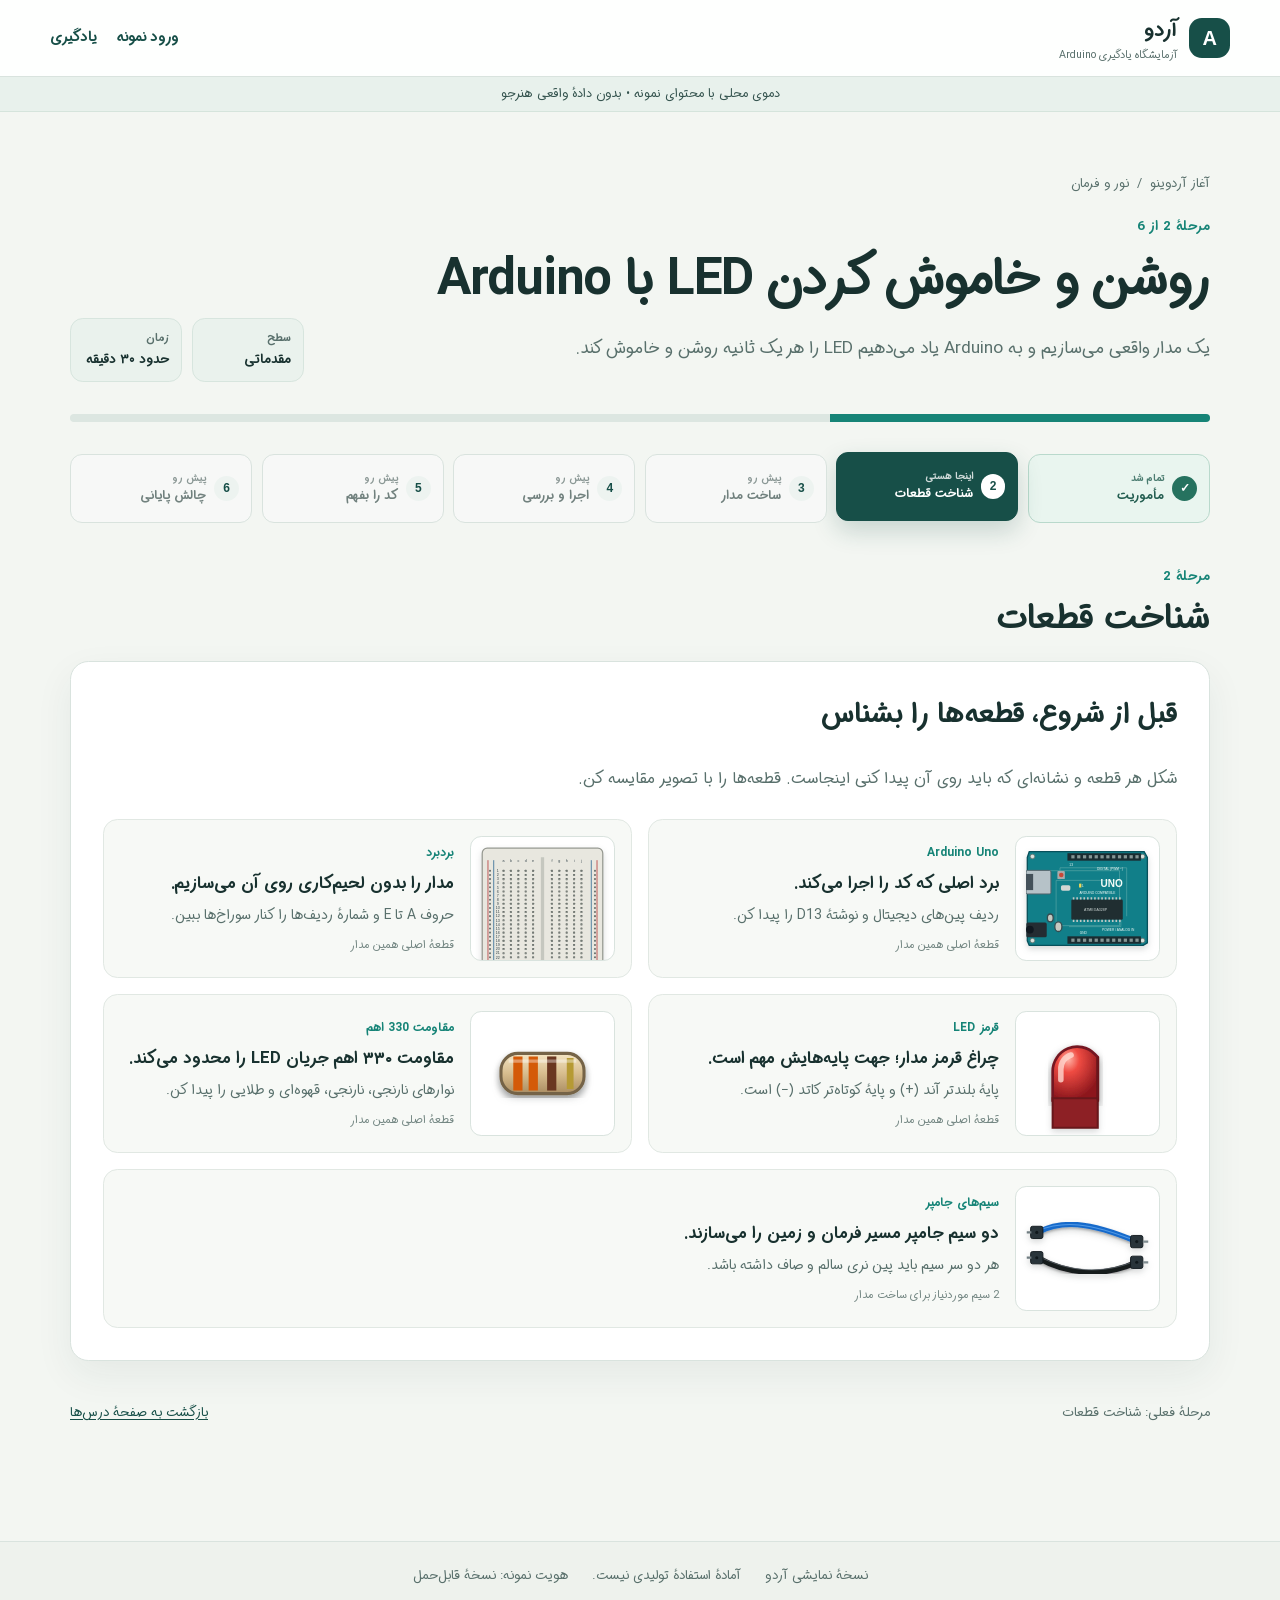
<file: lesson.blink--phase.explore.html>
<!doctype html>
<html lang="fa" dir="rtl">
<head>
  <meta charset="utf-8">
  <meta name="viewport" content="width=device-width, initial-scale=1">
  <meta name="theme-color" content="#173f3a">
  <title>روشن و خاموش کردن LED با Arduino • آردو</title>
  <link rel="stylesheet" href="assets/foundation.css?v=component-terminal-inspector-v1">
  <script src="assets/copy-code.js" defer></script><script src="assets/circuit-interaction.js?v=component-terminal-inspector-v1" defer></script>
</head>
<body>
<a class="skip" href="#main">رفتن به محتوای اصلی</a>
<header class="site-header">
  <a class="brand" href="index.html" aria-label="آردو، صفحهٔ اصلی"><span class="brand-mark" aria-hidden="true">A</span><span>آردو<small>آزمایشگاه یادگیری Arduino</small></span></a>
  <nav aria-label="ناوبری اصلی"><a href="index.html">ورود نمونه</a>
  <a href="index.html">یادگیری</a>
  
  
  </nav>
</header>
<div class="fixture-notice">دموی محلی با محتوای نمونه • بدون دادهٔ واقعی هنرجو</div>
<main id="main" tabindex="-1">
<header class="lesson-head">
  <div class="breadcrumbs"><span>آغاز آردوینو</span><span aria-hidden="true">/</span><span>نور و فرمان</span></div>
  <div class="lesson-heading"><div><p class="eyebrow">مرحلهٔ 2 از 6</p><h1>روشن و خاموش کردن LED با Arduino</h1><p class="lead">یک مدار واقعی می‌سازیم و به Arduino یاد می‌دهیم LED را هر یک ثانیه روشن و خاموش کند.</p></div>
  <dl class="lesson-meta"><div><dt>سطح</dt><dd>مقدماتی</dd></div><div><dt>زمان</dt><dd>حدود ۳۰ دقیقه</dd></div></dl></div>
  <label class="sr-only" for="lesson-progress">پیشرفت مرحله‌های درس</label><progress id="lesson-progress" value="2" max="6">2 از 6</progress>
</header>
<nav class="phases" aria-label="مرحله‌های درس">
<a href="lesson.blink--phase.preview.html" class="state-complete"><span class="phase-number">✓</span><span><small>تمام شد</small>مأموریت</span></a><a href="lesson.blink--phase.explore.html" class="state-current" aria-current="step"><span class="phase-number">2</span><span><small>اینجا هستی</small>شناخت قطعات</span></a><a href="lesson.blink--phase.build--step-1.html" class="state-future"><span class="phase-number">3</span><span><small>پیش رو</small>ساخت مدار</span></a><a href="lesson.blink--phase.run.html" class="state-future"><span class="phase-number">4</span><span><small>پیش رو</small>اجرا و بررسی</span></a><a href="lesson.blink--phase.learn-to-code.html" class="state-future"><span class="phase-number">5</span><span><small>پیش رو</small>کد را بفهم</span></a><a href="lesson.blink--phase.mastery.html" class="state-future"><span class="phase-number">6</span><span><small>پیش رو</small>چالش پایانی</span></a>
</nav>
<section class="phase-shell" aria-labelledby="phase-title"><div class="phase-title"><p class="eyebrow">مرحلهٔ 2</p><h2 id="phase-title">شناخت قطعات</h2></div>
<article class="lesson-block block-parts" data-block-id="block.explore" data-block-kind="parts">
  <header class="block-head"><h3>قبل از شروع، قطعه‌ها را بشناس</h3><p>شکل هر قطعه و نشانه‌ای که باید روی آن پیدا کنی اینجاست. قطعه‌ها را با تصویر مقایسه کن.</p></header>
  
    <div class="parts-grid"><article class="part-card" data-component="arduino.uno">
      <div class="part-visual"><img src="assets/parts/uno.svg" alt="Arduino Uno — ردیف پین‌های دیجیتال و نوشتهٔ D13 را پیدا کن." width="380" height="300"></div>
      <div><p class="part-id"><bdi dir="ltr">Arduino Uno</bdi></p><h4>برد اصلی که کد را اجرا می‌کند.</h4><p>ردیف پین‌های دیجیتال و نوشتهٔ D13 را پیدا کن.</p><small>قطعهٔ اصلی همین مدار</small></div>
    </article><article class="part-card" data-component="breadboard.fixture">
      <div class="part-visual"><img src="assets/parts/breadboard.svg" alt="بردبرد — حروف A تا E و شمارهٔ ردیف‌ها را کنار سوراخ‌ها ببین." width="300" height="430"></div>
      <div><p class="part-id"><bdi dir="ltr">بردبرد</bdi></p><h4>مدار را بدون لحیم‌کاری روی آن می‌سازیم.</h4><p>حروف A تا E و شمارهٔ ردیف‌ها را کنار سوراخ‌ها ببین.</p><small>قطعهٔ اصلی همین مدار</small></div>
    </article><article class="part-card" data-component="led.red">
      <div class="part-visual"><img src="assets/parts/led.svg" alt="LED قرمز — پایهٔ بلندتر آند (+) و پایهٔ کوتاه‌تر کاتد (−) است." width="60" height="80"></div>
      <div><p class="part-id"><bdi dir="ltr">LED قرمز</bdi></p><h4>چراغ قرمز مدار؛ جهت پایه‌هایش مهم است.</h4><p>پایهٔ بلندتر آند (+) و پایهٔ کوتاه‌تر کاتد (−) است.</p><small>قطعهٔ اصلی همین مدار</small></div>
    </article><article class="part-card" data-component="resistor.330">
      <div class="part-visual"><img src="assets/parts/resistor.svg" alt="مقاومت 330 اهم — نوارهای نارنجی، نارنجی، قهوه‌ای و طلایی را پیدا کن." width="40" height="30"></div>
      <div><p class="part-id"><bdi dir="ltr">مقاومت 330 اهم</bdi></p><h4>مقاومت ۳۳۰ اهم جریان LED را محدود می‌کند.</h4><p>نوارهای نارنجی، نارنجی، قهوه‌ای و طلایی را پیدا کن.</p><small>قطعهٔ اصلی همین مدار</small></div>
    </article><article class="part-card" data-component="jumper.wires">
      <div class="part-visual"><img src="assets/parts/jumper-wires.svg" alt="سیم‌های جامپر — هر دو سر سیم باید پین نری سالم و صاف داشته باشد." width="160" height="90"></div>
      <div><p class="part-id"><bdi dir="ltr">سیم‌های جامپر</bdi></p><h4>دو سیم جامپر مسیر فرمان و زمین را می‌سازند.</h4><p>هر دو سر سیم باید پین نری سالم و صاف داشته باشد.</p><small>2 سیم موردنیاز برای ساخت مدار</small></div>
    </article></div>
  
</article>
</section>
<nav class="lesson-footer-nav" aria-label="حرکت بین مرحله‌ها"><span>مرحلهٔ فعلی: شناخت قطعات</span><a href="index.html">بازگشت به صفحهٔ درس‌ها</a></nav>
</main>
<footer><span>نسخهٔ نمایشی آردو</span><span>آمادهٔ استفادهٔ تولیدی نیست.</span><span>هویت نمونه: نسخهٔ قابل‌حمل</span></footer>
</body></html>
</file>
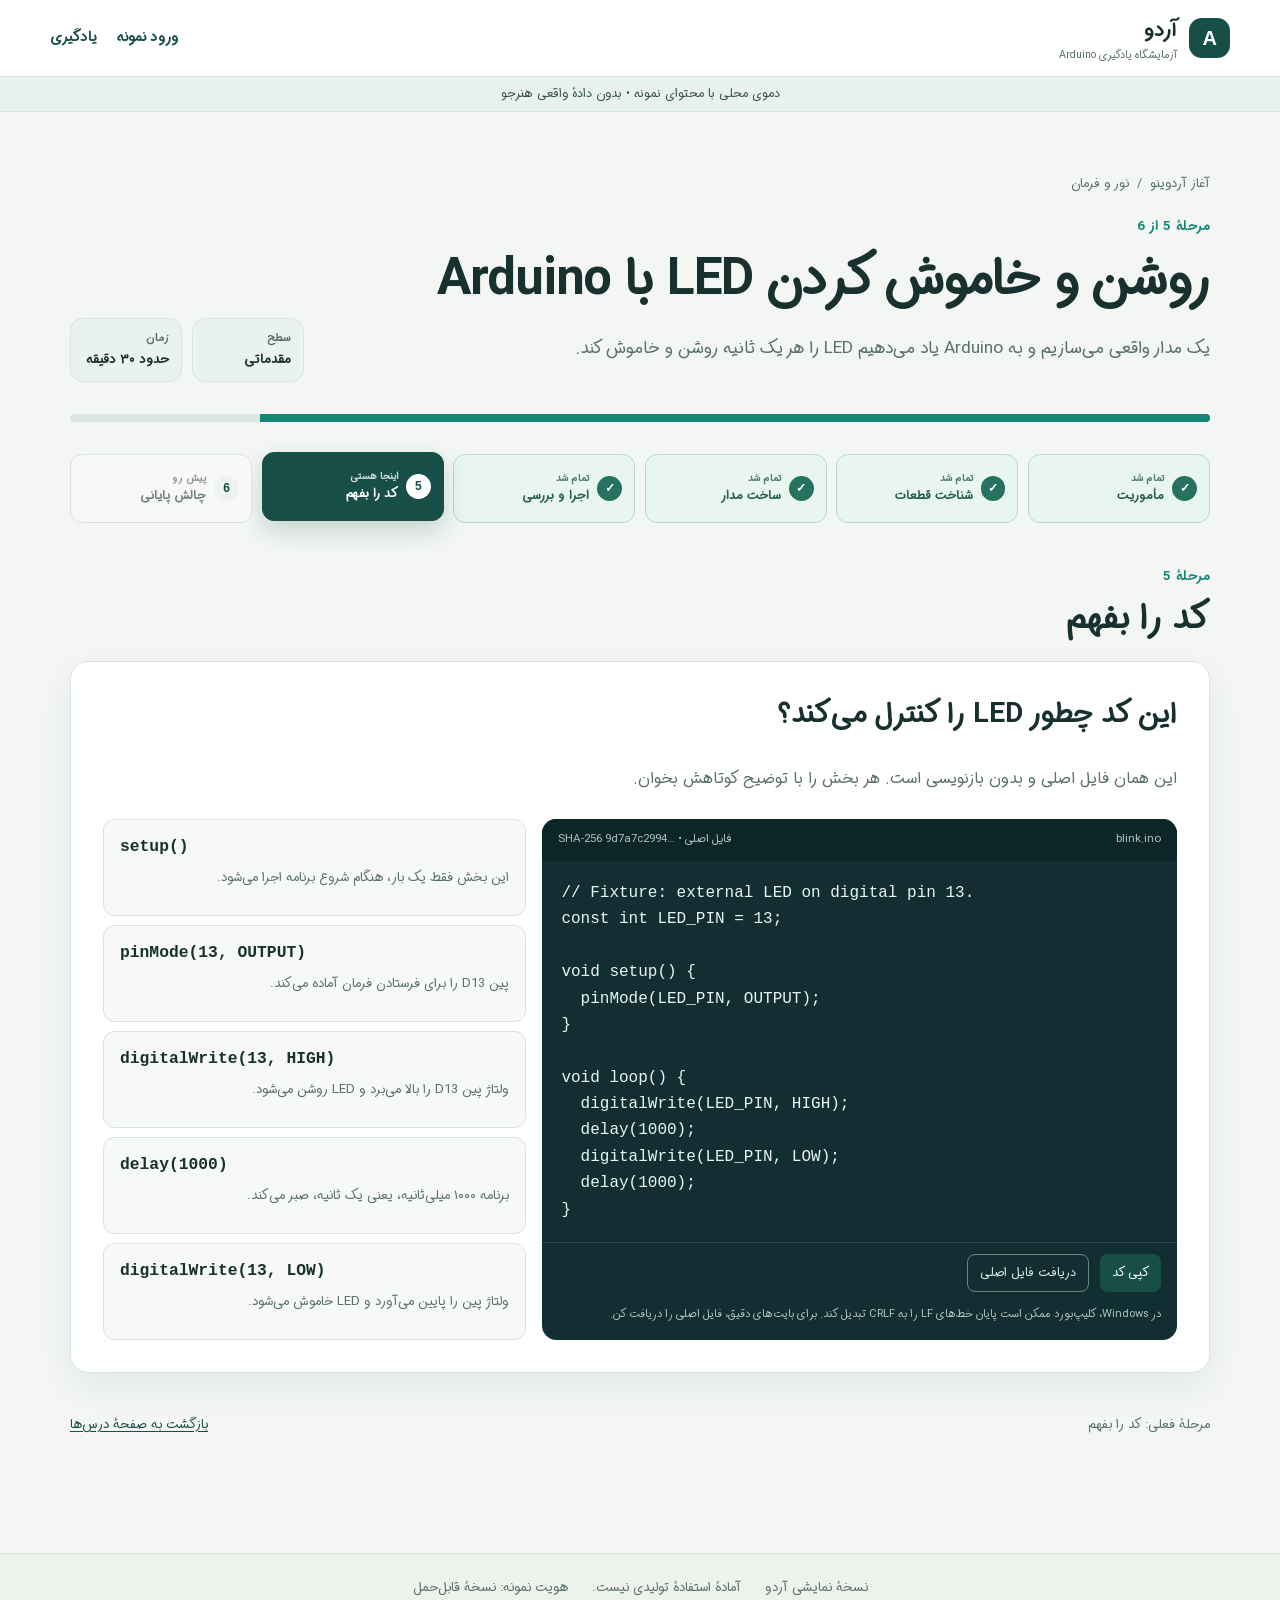
<file: lesson.blink--phase.learn-to-code.html>
<!doctype html>
<html lang="fa" dir="rtl">
<head>
  <meta charset="utf-8">
  <meta name="viewport" content="width=device-width, initial-scale=1">
  <meta name="theme-color" content="#173f3a">
  <title>روشن و خاموش کردن LED با Arduino • آردو</title>
  <link rel="stylesheet" href="assets/foundation.css?v=component-terminal-inspector-v1">
  <script src="assets/copy-code.js" defer></script><script src="assets/circuit-interaction.js?v=component-terminal-inspector-v1" defer></script>
</head>
<body>
<a class="skip" href="#main">رفتن به محتوای اصلی</a>
<header class="site-header">
  <a class="brand" href="index.html" aria-label="آردو، صفحهٔ اصلی"><span class="brand-mark" aria-hidden="true">A</span><span>آردو<small>آزمایشگاه یادگیری Arduino</small></span></a>
  <nav aria-label="ناوبری اصلی"><a href="index.html">ورود نمونه</a>
  <a href="index.html">یادگیری</a>
  
  
  </nav>
</header>
<div class="fixture-notice">دموی محلی با محتوای نمونه • بدون دادهٔ واقعی هنرجو</div>
<main id="main" tabindex="-1">
<header class="lesson-head">
  <div class="breadcrumbs"><span>آغاز آردوینو</span><span aria-hidden="true">/</span><span>نور و فرمان</span></div>
  <div class="lesson-heading"><div><p class="eyebrow">مرحلهٔ 5 از 6</p><h1>روشن و خاموش کردن LED با Arduino</h1><p class="lead">یک مدار واقعی می‌سازیم و به Arduino یاد می‌دهیم LED را هر یک ثانیه روشن و خاموش کند.</p></div>
  <dl class="lesson-meta"><div><dt>سطح</dt><dd>مقدماتی</dd></div><div><dt>زمان</dt><dd>حدود ۳۰ دقیقه</dd></div></dl></div>
  <label class="sr-only" for="lesson-progress">پیشرفت مرحله‌های درس</label><progress id="lesson-progress" value="5" max="6">5 از 6</progress>
</header>
<nav class="phases" aria-label="مرحله‌های درس">
<a href="lesson.blink--phase.preview.html" class="state-complete"><span class="phase-number">✓</span><span><small>تمام شد</small>مأموریت</span></a><a href="lesson.blink--phase.explore.html" class="state-complete"><span class="phase-number">✓</span><span><small>تمام شد</small>شناخت قطعات</span></a><a href="lesson.blink--phase.build--step-1.html" class="state-complete"><span class="phase-number">✓</span><span><small>تمام شد</small>ساخت مدار</span></a><a href="lesson.blink--phase.run.html" class="state-complete"><span class="phase-number">✓</span><span><small>تمام شد</small>اجرا و بررسی</span></a><a href="lesson.blink--phase.learn-to-code.html" class="state-current" aria-current="step"><span class="phase-number">5</span><span><small>اینجا هستی</small>کد را بفهم</span></a><a href="lesson.blink--phase.mastery.html" class="state-future"><span class="phase-number">6</span><span><small>پیش رو</small>چالش پایانی</span></a>
</nav>
<section class="phase-shell" aria-labelledby="phase-title"><div class="phase-title"><p class="eyebrow">مرحلهٔ 5</p><h2 id="phase-title">کد را بفهم</h2></div>
<article class="lesson-block block-code" data-block-id="block.learn-to-code" data-block-kind="code">
  <header class="block-head"><h3>این کد چطور LED را کنترل می‌کند؟</h3><p>این همان فایل اصلی و بدون بازنویسی است. هر بخش را با توضیح کوتاهش بخوان.</p></header>
  
    <div class="code-layout"><section class="code-panel"><div class="code-toolbar"><span><bdi dir="ltr">blink.ino</bdi></span><span>فایل اصلی • <bdi dir="ltr">SHA-256 9d7a7c2994…</bdi></span></div><pre dir="ltr" tabindex="0" aria-label="کد Arduino"><code id="canonical-code">// Fixture: external LED on digital pin 13.
const int LED_PIN = 13;

void setup() {
  pinMode(LED_PIN, OUTPUT);
}

void loop() {
  digitalWrite(LED_PIN, HIGH);
  delay(1000);
  digitalWrite(LED_PIN, LOW);
  delay(1000);
}
</code></pre>
    <div class="code-actions"><button type="button" id="copy-code" hidden>کپی کد</button><a class="download-link" href="code/package.blink/blink.ino">دریافت فایل اصلی</a><span id="copy-status" role="status"></span></div>
    <p class="clipboard-note">در Windows، کلیپ‌بورد ممکن است پایان خط‌های <bdi dir="ltr">LF</bdi> را به <bdi dir="ltr">CRLF</bdi> تبدیل کند. برای بایت‌های دقیق، فایل اصلی را دریافت کن.</p></section>
    <section class="code-notes" aria-label="توضیح کد"><article><h4><code dir="ltr">setup()</code></h4><p>این بخش فقط یک بار، هنگام شروع برنامه اجرا می‌شود.</p></article><article><h4><code dir="ltr">pinMode(13, OUTPUT)</code></h4><p>پین D13 را برای فرستادن فرمان آماده می‌کند.</p></article><article><h4><code dir="ltr">digitalWrite(13, HIGH)</code></h4><p>ولتاژ پین D13 را بالا می‌برد و LED روشن می‌شود.</p></article><article><h4><code dir="ltr">delay(1000)</code></h4><p>برنامه ۱۰۰۰ میلی‌ثانیه، یعنی یک ثانیه، صبر می‌کند.</p></article><article><h4><code dir="ltr">digitalWrite(13, LOW)</code></h4><p>ولتاژ پین را پایین می‌آورد و LED خاموش می‌شود.</p></article></section></div>
  
</article>
</section>
<nav class="lesson-footer-nav" aria-label="حرکت بین مرحله‌ها"><span>مرحلهٔ فعلی: کد را بفهم</span><a href="index.html">بازگشت به صفحهٔ درس‌ها</a></nav>
</main>
<footer><span>نسخهٔ نمایشی آردو</span><span>آمادهٔ استفادهٔ تولیدی نیست.</span><span>هویت نمونه: نسخهٔ قابل‌حمل</span></footer>
</body></html>
</file>
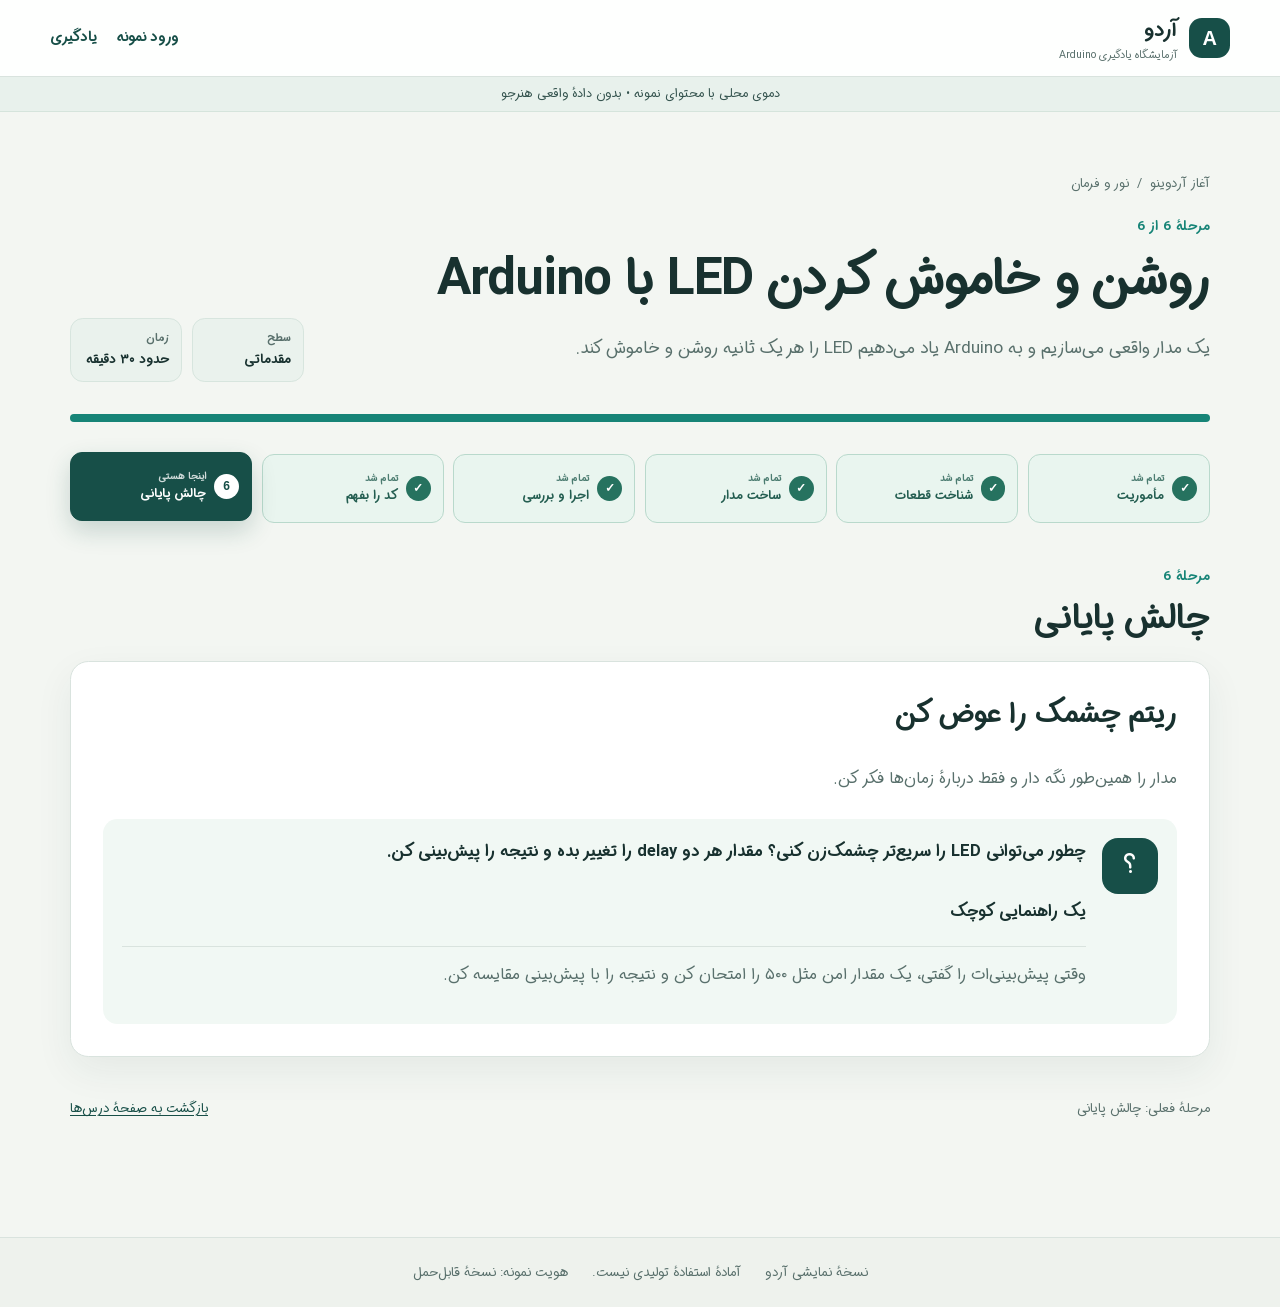
<file: lesson.blink--phase.mastery.html>
<!doctype html>
<html lang="fa" dir="rtl">
<head>
  <meta charset="utf-8">
  <meta name="viewport" content="width=device-width, initial-scale=1">
  <meta name="theme-color" content="#173f3a">
  <title>روشن و خاموش کردن LED با Arduino • آردو</title>
  <link rel="stylesheet" href="assets/foundation.css?v=component-terminal-inspector-v1">
  <script src="assets/copy-code.js" defer></script><script src="assets/circuit-interaction.js?v=component-terminal-inspector-v1" defer></script>
</head>
<body>
<a class="skip" href="#main">رفتن به محتوای اصلی</a>
<header class="site-header">
  <a class="brand" href="index.html" aria-label="آردو، صفحهٔ اصلی"><span class="brand-mark" aria-hidden="true">A</span><span>آردو<small>آزمایشگاه یادگیری Arduino</small></span></a>
  <nav aria-label="ناوبری اصلی"><a href="index.html">ورود نمونه</a>
  <a href="index.html">یادگیری</a>
  
  
  </nav>
</header>
<div class="fixture-notice">دموی محلی با محتوای نمونه • بدون دادهٔ واقعی هنرجو</div>
<main id="main" tabindex="-1">
<header class="lesson-head">
  <div class="breadcrumbs"><span>آغاز آردوینو</span><span aria-hidden="true">/</span><span>نور و فرمان</span></div>
  <div class="lesson-heading"><div><p class="eyebrow">مرحلهٔ 6 از 6</p><h1>روشن و خاموش کردن LED با Arduino</h1><p class="lead">یک مدار واقعی می‌سازیم و به Arduino یاد می‌دهیم LED را هر یک ثانیه روشن و خاموش کند.</p></div>
  <dl class="lesson-meta"><div><dt>سطح</dt><dd>مقدماتی</dd></div><div><dt>زمان</dt><dd>حدود ۳۰ دقیقه</dd></div></dl></div>
  <label class="sr-only" for="lesson-progress">پیشرفت مرحله‌های درس</label><progress id="lesson-progress" value="6" max="6">6 از 6</progress>
</header>
<nav class="phases" aria-label="مرحله‌های درس">
<a href="lesson.blink--phase.preview.html" class="state-complete"><span class="phase-number">✓</span><span><small>تمام شد</small>مأموریت</span></a><a href="lesson.blink--phase.explore.html" class="state-complete"><span class="phase-number">✓</span><span><small>تمام شد</small>شناخت قطعات</span></a><a href="lesson.blink--phase.build--step-1.html" class="state-complete"><span class="phase-number">✓</span><span><small>تمام شد</small>ساخت مدار</span></a><a href="lesson.blink--phase.run.html" class="state-complete"><span class="phase-number">✓</span><span><small>تمام شد</small>اجرا و بررسی</span></a><a href="lesson.blink--phase.learn-to-code.html" class="state-complete"><span class="phase-number">✓</span><span><small>تمام شد</small>کد را بفهم</span></a><a href="lesson.blink--phase.mastery.html" class="state-current" aria-current="step"><span class="phase-number">6</span><span><small>اینجا هستی</small>چالش پایانی</span></a>
</nav>
<section class="phase-shell" aria-labelledby="phase-title"><div class="phase-title"><p class="eyebrow">مرحلهٔ 6</p><h2 id="phase-title">چالش پایانی</h2></div>
<article class="lesson-block block-challenge" data-block-id="block.mastery" data-block-kind="challenge">
  <header class="block-head"><h3>ریتم چشمک را عوض کن</h3><p>مدار را همین‌طور نگه دار و فقط دربارهٔ زمان‌ها فکر کن.</p></header>
  
    <div class="challenge"><span class="challenge-number" aria-hidden="true">؟</span><div><h4>چطور می‌توانی LED را سریع‌تر چشمک‌زن کنی؟ مقدار هر دو delay را تغییر بده و نتیجه را پیش‌بینی کن.</h4><details><summary>یک راهنمایی کوچک</summary><p>عدد کوچک‌تر یعنی زمان انتظار کوتاه‌تر.</p></details><p class="completion">وقتی پیش‌بینی‌ات را گفتی، یک مقدار امن مثل ۵۰۰ را امتحان کن و نتیجه را با پیش‌بینی مقایسه کن.</p></div></div>
  
</article>
</section>
<nav class="lesson-footer-nav" aria-label="حرکت بین مرحله‌ها"><span>مرحلهٔ فعلی: چالش پایانی</span><a href="index.html">بازگشت به صفحهٔ درس‌ها</a></nav>
</main>
<footer><span>نسخهٔ نمایشی آردو</span><span>آمادهٔ استفادهٔ تولیدی نیست.</span><span>هویت نمونه: نسخهٔ قابل‌حمل</span></footer>
</body></html>
</file>
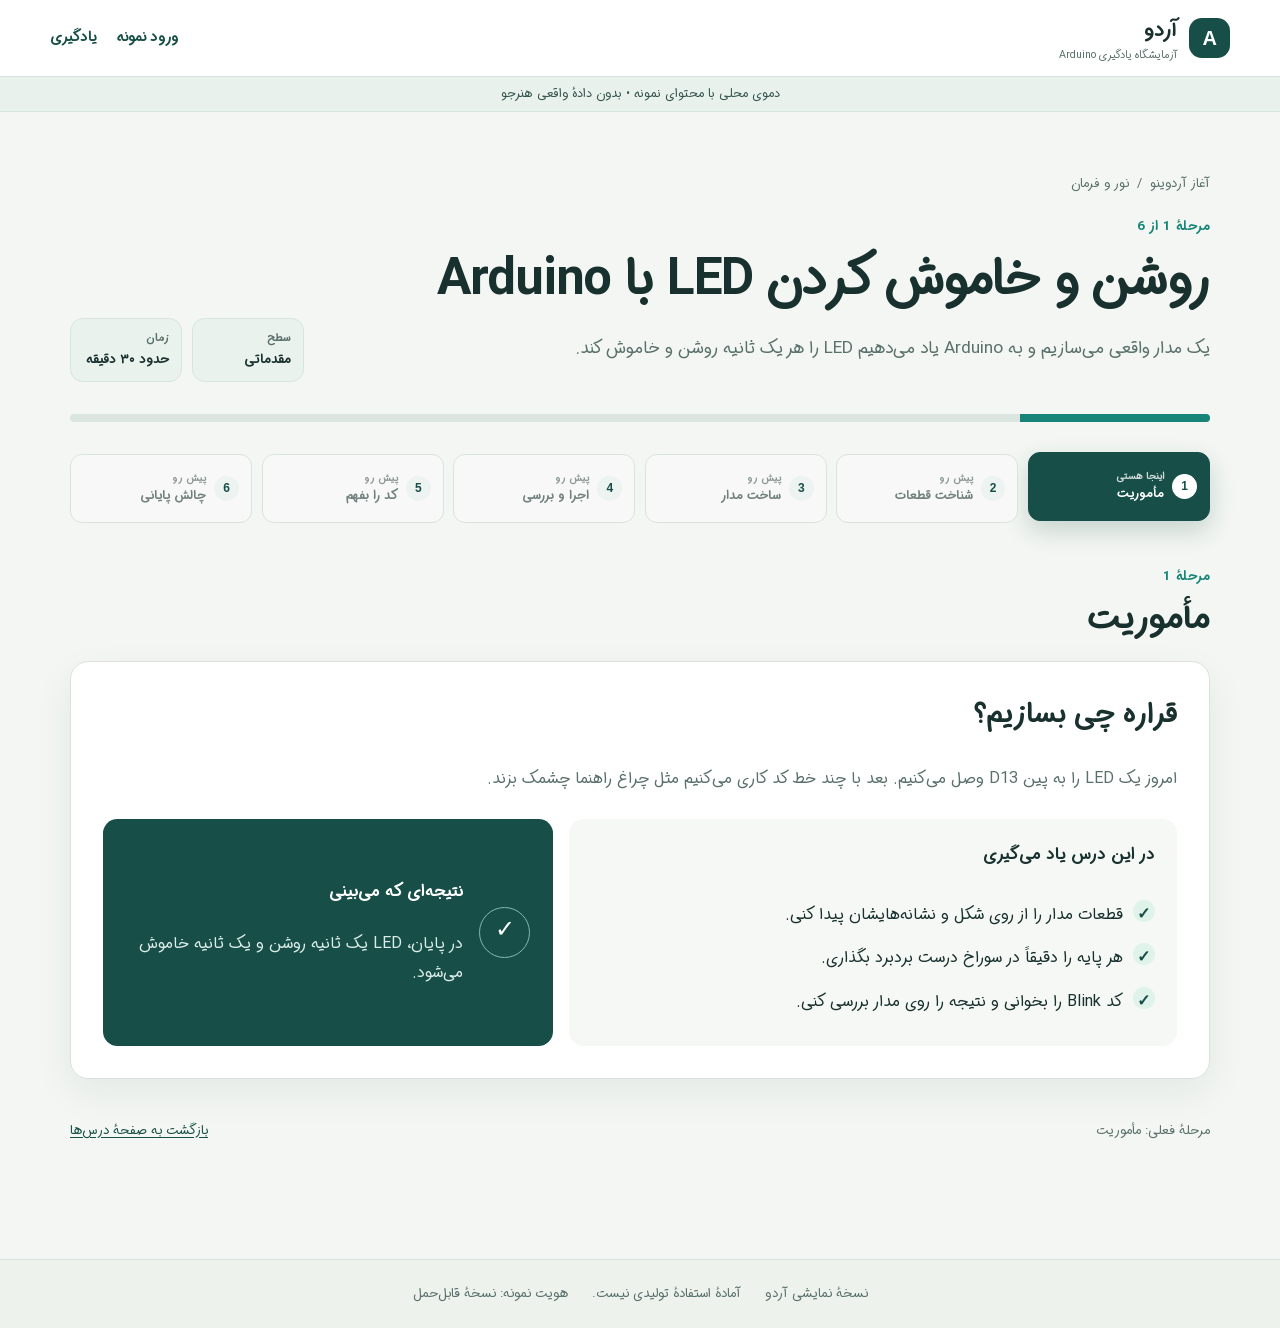
<file: lesson.blink--phase.preview.html>
<!doctype html>
<html lang="fa" dir="rtl">
<head>
  <meta charset="utf-8">
  <meta name="viewport" content="width=device-width, initial-scale=1">
  <meta name="theme-color" content="#173f3a">
  <title>روشن و خاموش کردن LED با Arduino • آردو</title>
  <link rel="stylesheet" href="assets/foundation.css?v=component-terminal-inspector-v1">
  <script src="assets/copy-code.js" defer></script><script src="assets/circuit-interaction.js?v=component-terminal-inspector-v1" defer></script>
</head>
<body>
<a class="skip" href="#main">رفتن به محتوای اصلی</a>
<header class="site-header">
  <a class="brand" href="index.html" aria-label="آردو، صفحهٔ اصلی"><span class="brand-mark" aria-hidden="true">A</span><span>آردو<small>آزمایشگاه یادگیری Arduino</small></span></a>
  <nav aria-label="ناوبری اصلی"><a href="index.html">ورود نمونه</a>
  <a href="index.html">یادگیری</a>
  
  
  </nav>
</header>
<div class="fixture-notice">دموی محلی با محتوای نمونه • بدون دادهٔ واقعی هنرجو</div>
<main id="main" tabindex="-1">
<header class="lesson-head">
  <div class="breadcrumbs"><span>آغاز آردوینو</span><span aria-hidden="true">/</span><span>نور و فرمان</span></div>
  <div class="lesson-heading"><div><p class="eyebrow">مرحلهٔ 1 از 6</p><h1>روشن و خاموش کردن LED با Arduino</h1><p class="lead">یک مدار واقعی می‌سازیم و به Arduino یاد می‌دهیم LED را هر یک ثانیه روشن و خاموش کند.</p></div>
  <dl class="lesson-meta"><div><dt>سطح</dt><dd>مقدماتی</dd></div><div><dt>زمان</dt><dd>حدود ۳۰ دقیقه</dd></div></dl></div>
  <label class="sr-only" for="lesson-progress">پیشرفت مرحله‌های درس</label><progress id="lesson-progress" value="1" max="6">1 از 6</progress>
</header>
<nav class="phases" aria-label="مرحله‌های درس">
<a href="lesson.blink--phase.preview.html" class="state-current" aria-current="step"><span class="phase-number">1</span><span><small>اینجا هستی</small>مأموریت</span></a><a href="lesson.blink--phase.explore.html" class="state-future"><span class="phase-number">2</span><span><small>پیش رو</small>شناخت قطعات</span></a><a href="lesson.blink--phase.build--step-1.html" class="state-future"><span class="phase-number">3</span><span><small>پیش رو</small>ساخت مدار</span></a><a href="lesson.blink--phase.run.html" class="state-future"><span class="phase-number">4</span><span><small>پیش رو</small>اجرا و بررسی</span></a><a href="lesson.blink--phase.learn-to-code.html" class="state-future"><span class="phase-number">5</span><span><small>پیش رو</small>کد را بفهم</span></a><a href="lesson.blink--phase.mastery.html" class="state-future"><span class="phase-number">6</span><span><small>پیش رو</small>چالش پایانی</span></a>
</nav>
<section class="phase-shell" aria-labelledby="phase-title"><div class="phase-title"><p class="eyebrow">مرحلهٔ 1</p><h2 id="phase-title">مأموریت</h2></div>
<article class="lesson-block block-intro" data-block-id="block.preview" data-block-kind="intro">
  <header class="block-head"><h3>قراره چی بسازیم؟</h3><p>امروز یک LED را به پین D13 وصل می‌کنیم. بعد با چند خط کد کاری می‌کنیم مثل چراغ راهنما چشمک بزند.</p></header>
  
    <div class="intro-grid"><section><h4>در این درس یاد می‌گیری</h4><ul class="check-list"><li>قطعات مدار را از روی شکل و نشانه‌هایشان پیدا کنی.</li><li>هر پایه را دقیقاً در سوراخ درست بردبرد بگذاری.</li><li>کد Blink را بخوانی و نتیجه را روی مدار بررسی کنی.</li></ul></section>
    <aside class="outcome"><span aria-hidden="true">✓</span><div><h4>نتیجه‌ای که می‌بینی</h4><p>در پایان، LED یک ثانیه روشن و یک ثانیه خاموش می‌شود.</p></div></aside></div>
  
</article>
</section>
<nav class="lesson-footer-nav" aria-label="حرکت بین مرحله‌ها"><span>مرحلهٔ فعلی: مأموریت</span><a href="index.html">بازگشت به صفحهٔ درس‌ها</a></nav>
</main>
<footer><span>نسخهٔ نمایشی آردو</span><span>آمادهٔ استفادهٔ تولیدی نیست.</span><span>هویت نمونه: نسخهٔ قابل‌حمل</span></footer>
</body></html>
</file>
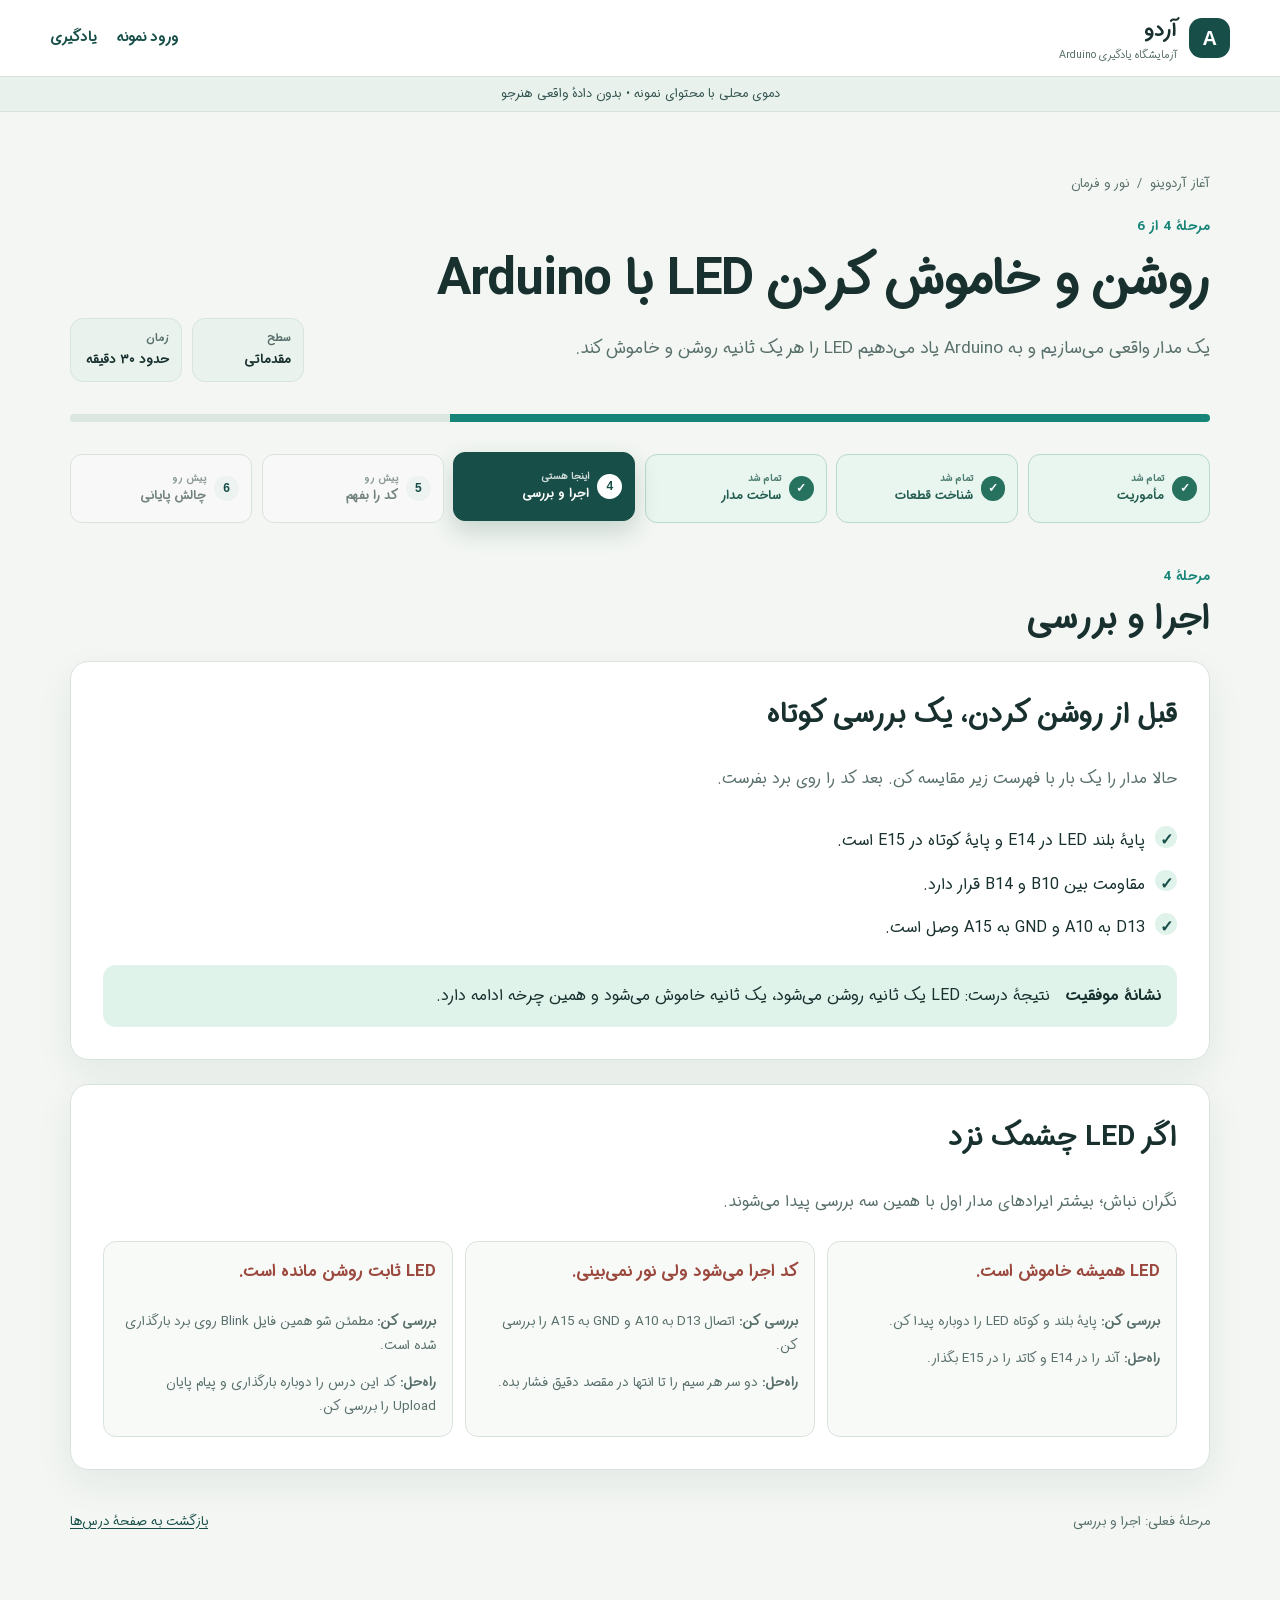
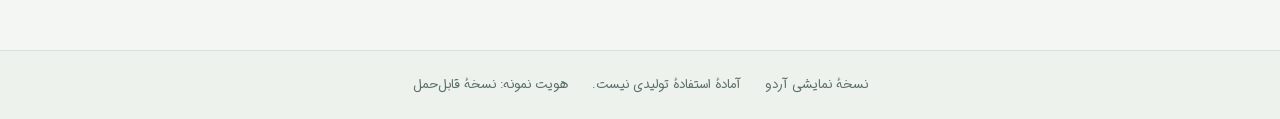
<file: lesson.blink--phase.run.html>
<!doctype html>
<html lang="fa" dir="rtl">
<head>
  <meta charset="utf-8">
  <meta name="viewport" content="width=device-width, initial-scale=1">
  <meta name="theme-color" content="#173f3a">
  <title>روشن و خاموش کردن LED با Arduino • آردو</title>
  <link rel="stylesheet" href="assets/foundation.css?v=component-terminal-inspector-v1">
  <script src="assets/copy-code.js" defer></script><script src="assets/circuit-interaction.js?v=component-terminal-inspector-v1" defer></script>
</head>
<body>
<a class="skip" href="#main">رفتن به محتوای اصلی</a>
<header class="site-header">
  <a class="brand" href="index.html" aria-label="آردو، صفحهٔ اصلی"><span class="brand-mark" aria-hidden="true">A</span><span>آردو<small>آزمایشگاه یادگیری Arduino</small></span></a>
  <nav aria-label="ناوبری اصلی"><a href="index.html">ورود نمونه</a>
  <a href="index.html">یادگیری</a>
  
  
  </nav>
</header>
<div class="fixture-notice">دموی محلی با محتوای نمونه • بدون دادهٔ واقعی هنرجو</div>
<main id="main" tabindex="-1">
<header class="lesson-head">
  <div class="breadcrumbs"><span>آغاز آردوینو</span><span aria-hidden="true">/</span><span>نور و فرمان</span></div>
  <div class="lesson-heading"><div><p class="eyebrow">مرحلهٔ 4 از 6</p><h1>روشن و خاموش کردن LED با Arduino</h1><p class="lead">یک مدار واقعی می‌سازیم و به Arduino یاد می‌دهیم LED را هر یک ثانیه روشن و خاموش کند.</p></div>
  <dl class="lesson-meta"><div><dt>سطح</dt><dd>مقدماتی</dd></div><div><dt>زمان</dt><dd>حدود ۳۰ دقیقه</dd></div></dl></div>
  <label class="sr-only" for="lesson-progress">پیشرفت مرحله‌های درس</label><progress id="lesson-progress" value="4" max="6">4 از 6</progress>
</header>
<nav class="phases" aria-label="مرحله‌های درس">
<a href="lesson.blink--phase.preview.html" class="state-complete"><span class="phase-number">✓</span><span><small>تمام شد</small>مأموریت</span></a><a href="lesson.blink--phase.explore.html" class="state-complete"><span class="phase-number">✓</span><span><small>تمام شد</small>شناخت قطعات</span></a><a href="lesson.blink--phase.build--step-1.html" class="state-complete"><span class="phase-number">✓</span><span><small>تمام شد</small>ساخت مدار</span></a><a href="lesson.blink--phase.run.html" class="state-current" aria-current="step"><span class="phase-number">4</span><span><small>اینجا هستی</small>اجرا و بررسی</span></a><a href="lesson.blink--phase.learn-to-code.html" class="state-future"><span class="phase-number">5</span><span><small>پیش رو</small>کد را بفهم</span></a><a href="lesson.blink--phase.mastery.html" class="state-future"><span class="phase-number">6</span><span><small>پیش رو</small>چالش پایانی</span></a>
</nav>
<section class="phase-shell" aria-labelledby="phase-title"><div class="phase-title"><p class="eyebrow">مرحلهٔ 4</p><h2 id="phase-title">اجرا و بررسی</h2></div>
<article class="lesson-block block-checklist" data-block-id="block.run" data-block-kind="checklist">
  <header class="block-head"><h3>قبل از روشن کردن، یک بررسی کوتاه</h3><p>حالا مدار را یک بار با فهرست زیر مقایسه کن. بعد کد را روی برد بفرست.</p></header>
  
    <ul class="check-list run-checks"><li>پایهٔ بلند LED در E14 و پایهٔ کوتاه در E15 است.</li><li>مقاومت بین B10 و B14 قرار دارد.</li><li>D13 به A10 و GND به A15 وصل است.</li></ul><p class="success"><strong>نشانهٔ موفقیت</strong>نتیجهٔ درست: LED یک ثانیه روشن می‌شود، یک ثانیه خاموش می‌شود و همین چرخه ادامه دارد.</p>
  
</article><article class="lesson-block block-troubleshooting" data-block-id="block.troubleshooting" data-block-kind="troubleshooting">
  <header class="block-head"><h3>اگر LED چشمک نزد</h3><p>نگران نباش؛ بیشتر ایرادهای مدار اول با همین سه بررسی پیدا می‌شوند.</p></header>
  
    <div class="trouble-grid"><section><h4>LED همیشه خاموش است.</h4><p><strong>بررسی کن:</strong> پایهٔ بلند و کوتاه LED را دوباره پیدا کن.</p><p><strong>راه‌حل:</strong> آند را در E14 و کاتد را در E15 بگذار.</p></section><section><h4>کد اجرا می‌شود ولی نور نمی‌بینی.</h4><p><strong>بررسی کن:</strong> اتصال D13 به A10 و GND به A15 را بررسی کن.</p><p><strong>راه‌حل:</strong> دو سر هر سیم را تا انتها در مقصد دقیق فشار بده.</p></section><section><h4>LED ثابت روشن مانده است.</h4><p><strong>بررسی کن:</strong> مطمئن شو همین فایل Blink روی برد بارگذاری شده است.</p><p><strong>راه‌حل:</strong> کد این درس را دوباره بارگذاری و پیام پایان Upload را بررسی کن.</p></section></div>
  
</article>
</section>
<nav class="lesson-footer-nav" aria-label="حرکت بین مرحله‌ها"><span>مرحلهٔ فعلی: اجرا و بررسی</span><a href="index.html">بازگشت به صفحهٔ درس‌ها</a></nav>
</main>
<footer><span>نسخهٔ نمایشی آردو</span><span>آمادهٔ استفادهٔ تولیدی نیست.</span><span>هویت نمونه: نسخهٔ قابل‌حمل</span></footer>
</body></html>
</file>
